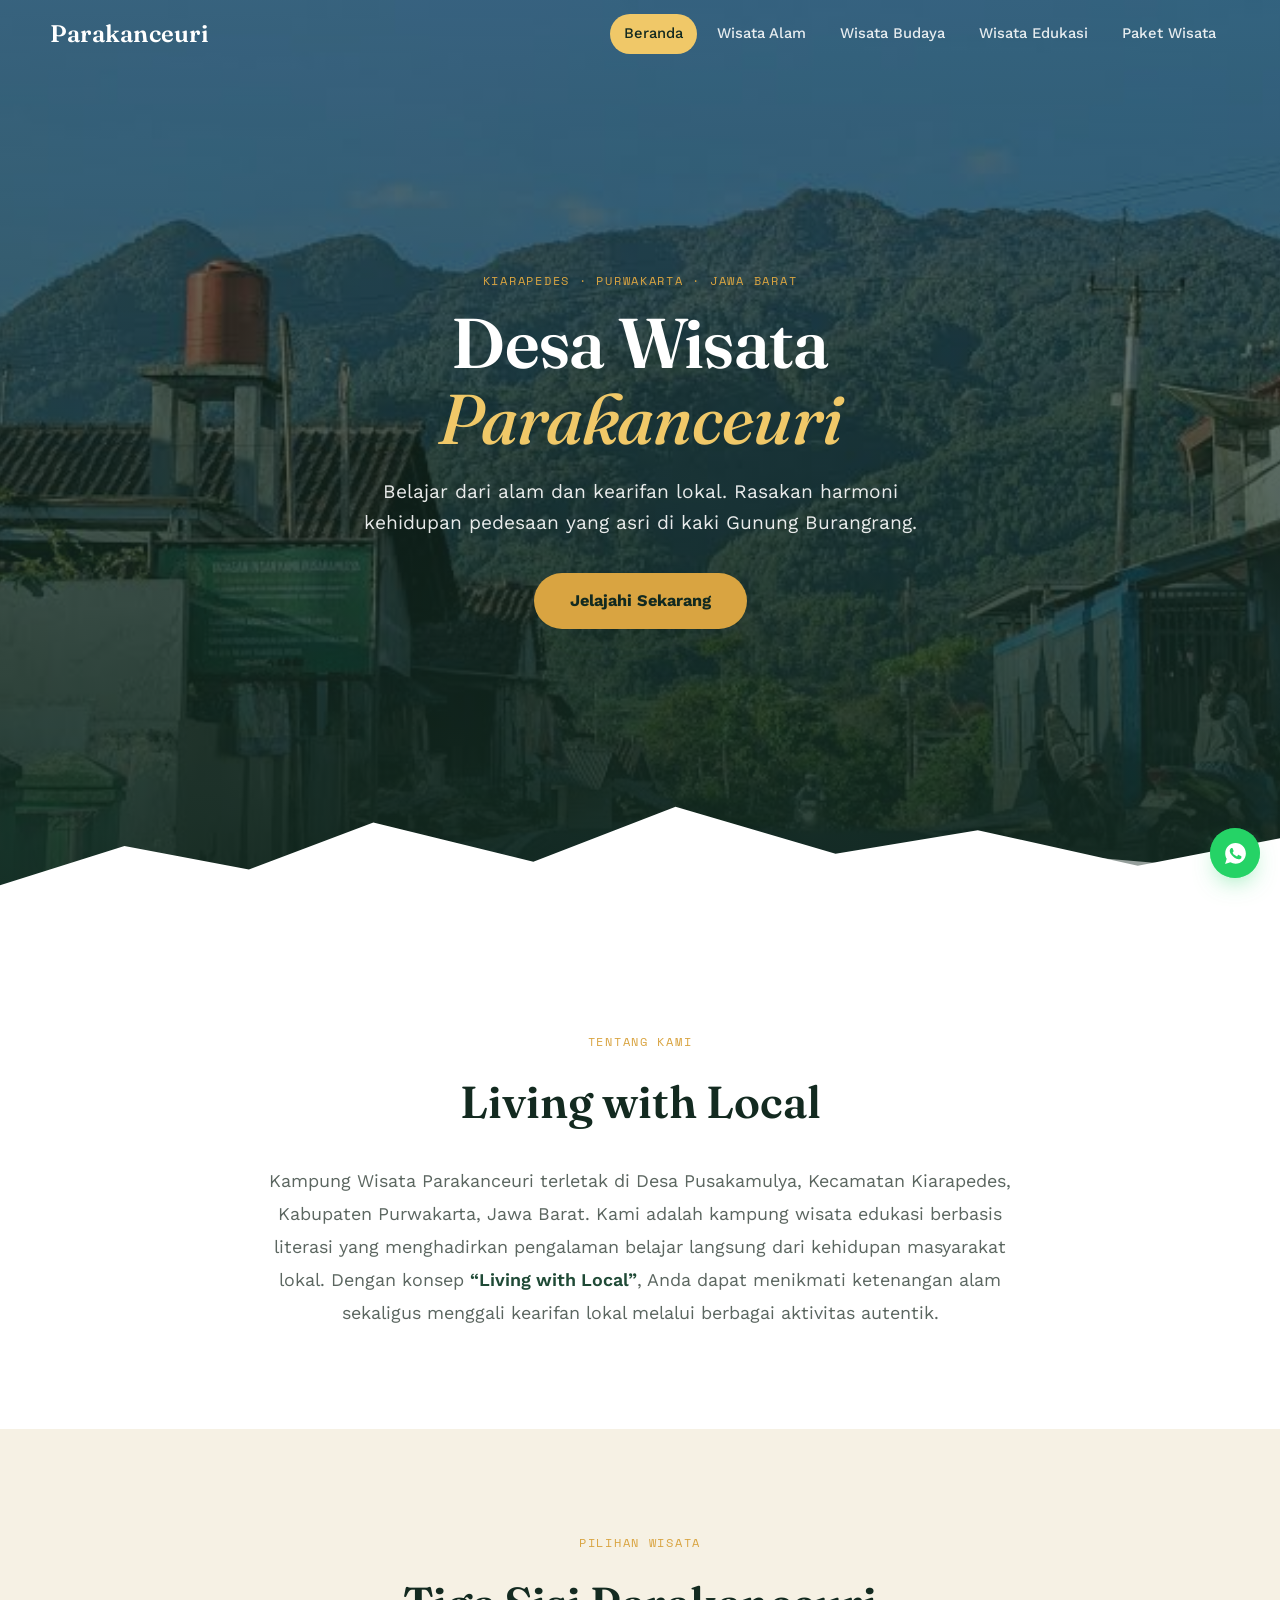
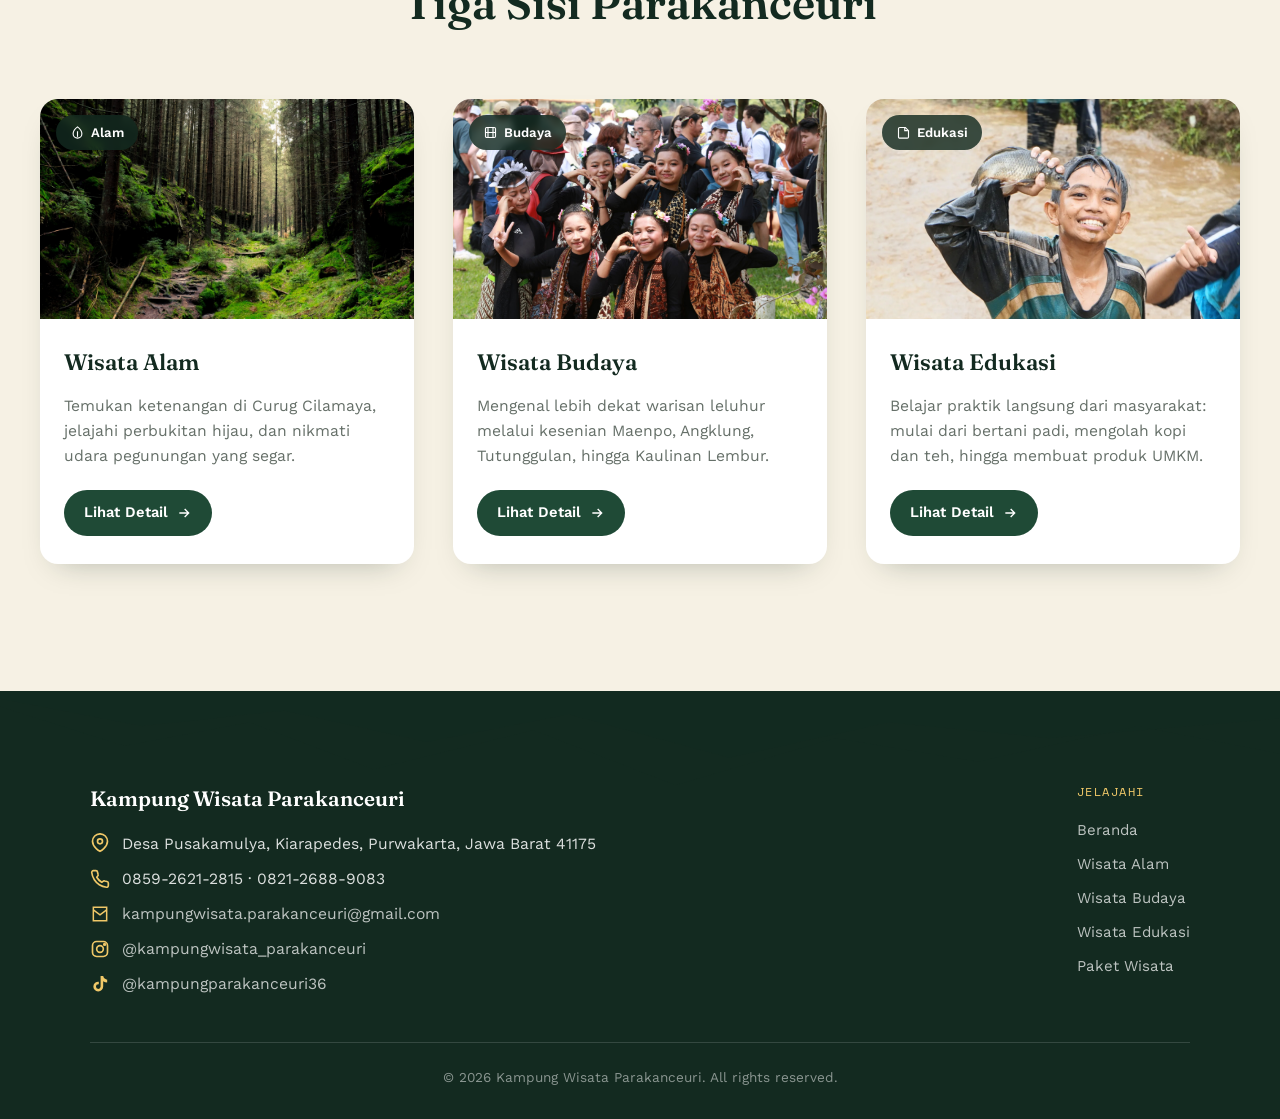
<file: index.html>
<!DOCTYPE html>
<html lang="id">
<head>
    <meta charset="UTF-8">
    <meta name="viewport" content="width=device-width, initial-scale=1.0">
    <title>Kampung Wisata Parakanceuri</title>
    <meta name="description" content="Kampung Wisata Parakanceuri — wisata edukasi berbasis literasi di kaki Gunung Burangrang, Purwakarta, Jawa Barat. Living with Local: alam, budaya, dan edukasi dalam satu kampung.">

    <link rel="icon" type="image/png" href="assets/images/logo-parakanceuri.png">  
    <link rel="preconnect" href="https://fonts.googleapis.com">
    <link rel="preconnect" href="https://fonts.gstatic.com" crossorigin>
    <link href="https://fonts.googleapis.com/css2?family=Fraunces:ital,opsz,wght@0,9..144,500;0,9..144,600;0,9..144,700;0,9..144,900;1,9..144,500;1,9..144,600&family=Work+Sans:wght@400;500;600;700&family=Space+Mono:wght@400;700&display=swap" rel="stylesheet">

    <link rel="stylesheet"
        href="https://cdnjs.cloudflare.com/ajax/libs/font-awesome/6.7.2/css/all.min.css">
    <link rel="stylesheet" href="assets/css/index.css">
    <link rel="stylesheet" href="assets/css/interactive.css">
    <script src="assets/js/interactive.js" defer></script>
</head>
<body>

    <!-- Navigasi -->
    <nav id="navbar">
        <div class="nav-inner">
            <a href="index.html" class="logo">Parakanceuri</a>

            <button class="nav-toggle" id="navToggle" aria-label="Buka menu" aria-expanded="false" aria-controls="navLinks">
                <span></span><span></span><span></span>
            </button>

            <div class="nav-links" id="navLinks">
                <a href="index.html" class="current">Beranda</a>
                <a href="alam.html">Wisata Alam</a>
                <a href="budaya.html">Wisata Budaya</a>
                <a href="edukasi.html">Wisata Edukasi</a>
                <a href="paket.html">Paket Wisata</a>
            </div>
        </div>
    </nav>

    <!-- Hero Section -->
    <section class="hero" id="beranda">
        <div class="hero-content">
            <span class="eyebrow">Kiarapedes &middot; Purwakarta &middot; Jawa Barat</span>
            <h1>Desa Wisata<br><em>Parakanceuri</em></h1>
            <p>Belajar dari alam dan kearifan lokal. Rasakan harmoni kehidupan pedesaan yang asri di kaki Gunung Burangrang.</p>
            <a href="#kategori" class="btn">Jelajahi Sekarang</a>
        </div>

        <!-- Signature: kontur punggung Gunung Burangrang -->
        <svg class="ridge ridge--hero" viewBox="0 0 1440 140" preserveAspectRatio="none" aria-hidden="true">
            <path class="ridge-line ridge-line--1" d="M0,120 L140,70 L280,100 L420,40 L600,90 L760,20 L940,80 L1100,50 L1280,95 L1440,60 L1440,140 L0,140 Z"/>
            <path class="ridge-line ridge-line--2" d="M0,130 L160,95 L320,115 L480,75 L640,110 L820,55 L1000,100 L1180,80 L1440,105 L1440,140 L0,140 Z"/>
            <path class="ridge-line ridge-line--3" d="M0,140 L200,118 L400,132 L620,105 L840,128 L1060,110 L1260,130 L1440,120 L1440,140 L0,140 Z"/>
        </svg>

        <a href="#tentang" class="scroll-cue" aria-label="Gulir ke bawah"><span></span></a>
    </section>

    <!-- Tentang Section -->
    <section class="tentang reveal" id="tentang">
        <div class="tentang-inner">
            <span class="eyebrow">Tentang Kami</span>
            <h2>Living with&nbsp;Local</h2>
            <p>
                Kampung Wisata Parakanceuri terletak di Desa Pusakamulya, Kecamatan Kiarapedes, Kabupaten Purwakarta, Jawa Barat.
                Kami adalah kampung wisata edukasi berbasis literasi yang menghadirkan pengalaman belajar langsung dari kehidupan masyarakat lokal.
                Dengan konsep <strong>&ldquo;Living with Local&rdquo;</strong>, Anda dapat menikmati ketenangan alam sekaligus menggali kearifan lokal melalui berbagai aktivitas autentik.
            </p>
        </div>
    </section>

    <!-- Kategori Wisata -->
    <section class="kategori" id="kategori">
        <div class="kategori-head reveal">
            <span class="eyebrow">Pilihan Wisata</span>
            <h2>Tiga Sisi Parakanceuri</h2>
        </div>

        <div class="kategori-container">

            <!-- Wisata Alam -->
            <article class="card reveal">
                <div class="card-media">
                    <img src="assets/images/hero alam.jpg" alt="Wisata Alam" loading="lazy">
                    <span class="card-tag">
                        <svg viewBox="0 0 24 24" fill="none" stroke="currentColor" stroke-width="1.8"><path d="M12 3c-4 3-7 7-7 11a7 7 0 0 0 14 0c0-4-3-8-7-11Z"/><path d="M12 10v9"/></svg>
                        Alam
                    </span>
                </div>
                <div class="card-content">
                    <h3>Wisata Alam</h3>
                    <p>Temukan ketenangan di Curug Cilamaya, jelajahi perbukitan hijau, dan nikmati udara pegunungan yang segar.</p>
                    <a href="alam.html" class="card-btn">Lihat Detail
                        <svg viewBox="0 0 24 24" fill="none" stroke="currentColor" stroke-width="2"><path d="M5 12h14M13 6l6 6-6 6"/></svg>
                    </a>
                </div>
            </article>

            <!-- Wisata Budaya -->
            <article class="card reveal">
                <div class="card-media">
                    <img src="assets/images/hero budaya.jpg" alt="Wisata Budaya" loading="lazy">
                    <span class="card-tag">
                        <svg viewBox="0 0 24 24" fill="none" stroke="currentColor" stroke-width="1.8"><rect x="4" y="4" width="16" height="16" rx="2"/><path d="M8 4v16M16 4v16M4 12h16"/></svg>
                        Budaya
                    </span>
                </div>
                <div class="card-content">
                    <h3>Wisata Budaya</h3>
                    <p>Mengenal lebih dekat warisan leluhur melalui kesenian Maenpo, Angklung, Tutunggulan, hingga Kaulinan Lembur.</p>
                    <a href="budaya.html" class="card-btn">Lihat Detail
                        <svg viewBox="0 0 24 24" fill="none" stroke="currentColor" stroke-width="2"><path d="M5 12h14M13 6l6 6-6 6"/></svg>
                    </a>
                </div>
            </article>

            <!-- Wisata Edukasi & Agrowisata -->
            <article class="card reveal">
                <div class="card-media">
                    <img src="assets/images/hero edukasi.png" alt="Wisata Edukasi" loading="lazy">
                    <span class="card-tag">
                        <svg viewBox="0 0 24 24" fill="none" stroke="currentColor" stroke-width="1.8"><path d="M4 19V6a2 2 0 0 1 2-2h9l5 5v10a2 2 0 0 1-2 2H6a2 2 0 0 1-2-2Z"/><path d="M14 4v5h5"/></svg>
                        Edukasi
                    </span>
                </div>
                <div class="card-content">
                    <h3>Wisata Edukasi</h3>
                    <p>Belajar praktik langsung dari masyarakat: mulai dari bertani padi, mengolah kopi dan teh, hingga membuat produk UMKM.</p>
                    <a href="edukasi.html" class="card-btn">Lihat Detail
                        <svg viewBox="0 0 24 24" fill="none" stroke="currentColor" stroke-width="2"><path d="M5 12h14M13 6l6 6-6 6"/></svg>
                    </a>
                </div>
            </article>

        </div>
    </section>

    <!-- Footer -->
    <footer>
        <svg class="ridge ridge--footer" viewBox="0 0 1440 140" preserveAspectRatio="none" aria-hidden="true">
            <path class="ridge-line ridge-line--1" d="M0,20 L140,70 L280,40 L420,100 L600,50 L760,120 L940,60 L1100,90 L1280,45 L1440,80 L1440,0 L0,0 Z"/>
            <path class="ridge-line ridge-line--2" d="M0,10 L160,45 L320,25 L480,65 L640,30 L820,85 L1000,40 L1180,60 L1440,35 L1440,0 L0,0 Z"/>
        </svg>

        <div class="footer-inner">
            <div class="footer-info">
                <h3>Kampung Wisata Parakanceuri</h3>
                <p>
                    <svg class="footer-icon" viewBox="0 0 24 24" fill="none"
                        stroke="currentColor" stroke-width="2"
                        stroke-linecap="round" stroke-linejoin="round">
                        <path d="M21 10c0 7-9 12-9 12S3 17 3 10a9 9 0 1 1 18 0z"/>
                        <circle cx="12" cy="10" r="3"/>
                    </svg>
                    Desa Pusakamulya, Kiarapedes, Purwakarta, Jawa Barat 41175</p>
                <p>
                    <svg class="footer-icon" viewBox="0 0 24 24" fill="none" stroke="currentColor" stroke-width="2" stroke-linecap="round" stroke-linejoin="round">
                        <path d="M22 16.92v3a2 2 0 0 1-2.18 2A19.8 19.8 0 0 1 11.2 18.9a19.5 19.5 0 0 1-6-6A19.8 19.8 0 0 1 2.08 4.18 2 2 0 0 1 4.06 2h3a2 2 0 0 1 2 1.72c.12.9.33 1.77.62 2.61a2 2 0 0 1-.45 2.11L8.1 9.91a16 16 0 0 0 6 6l1.47-1.13a2 2 0 0 1 2.11-.45c.84.29 1.71.5 2.61.62A2 2 0 0 1 22 16.92z"/>
                    </svg>
                    0859-2621-2815 &middot; 0821-2688-9083</p>
                <p>
                    <svg class="footer-icon" viewBox="0 0 24 24" fill="none" stroke="currentColor" stroke-width="1.8">
                        <path d="M4 4h16v16H4z"/>
                        <path d="m4 7 8 6 8-6"/>
                    </svg>
                    <a href="mailto:kampungwisata.parakanceuri@gmail.com">
                        kampungwisata.parakanceuri@gmail.com
                    </a>
                </p>

                <p>
                    <svg class="footer-icon" viewBox="0 0 24 24" fill="none" stroke="currentColor" stroke-width="2" stroke-linecap="round" stroke-linejoin="round">
                        <rect x="3" y="3" width="18" height="18" rx="5"/>
                        <circle cx="12" cy="12" r="4"/>
                        <circle cx="17.5" cy="6.5" r="1"/>
                    </svg>

                    <a href="https://www.instagram.com/kampungwisata_parakanceuri" target="_blank">
                        @kampungwisata_parakanceuri
                    </a>
                </p>

                <p>
                    <svg class="footer-icon" viewBox="0 0 24 24" fill="currentColor">
                        <path d="M19.59 6.69a4.83 4.83 0 0 1-3.77-4.18h-3.1v12.57a2.79 2.79 0 1 1-2.79-2.79c.22 0 .43.03.63.07V9.2a5.9 5.9 0 1 0 5.26 5.88V8.73a7.9 7.9 0 0 0 4.77 1.6V6.69z"/>
                    </svg>

                    <a href="https://www.tiktok.com/@kampungparakanceuri36" target="_blank">
                        @kampungparakanceuri36
                    </a>
                </p>
            </div>

            <div class="footer-nav">
                <span class="footer-nav-title">Jelajahi</span>
                <a href="index.html">Beranda</a>
                <a href="alam.html">Wisata Alam</a>
                <a href="budaya.html">Wisata Budaya</a>
                <a href="edukasi.html">Wisata Edukasi</a>
                <a href="paket.html">Paket Wisata</a>
            </div>
        </div>

        <p class="footer-copy">&copy; 2026 Kampung Wisata Parakanceuri. All rights reserved.</p>
    </footer>

</body>
</html>
</file>
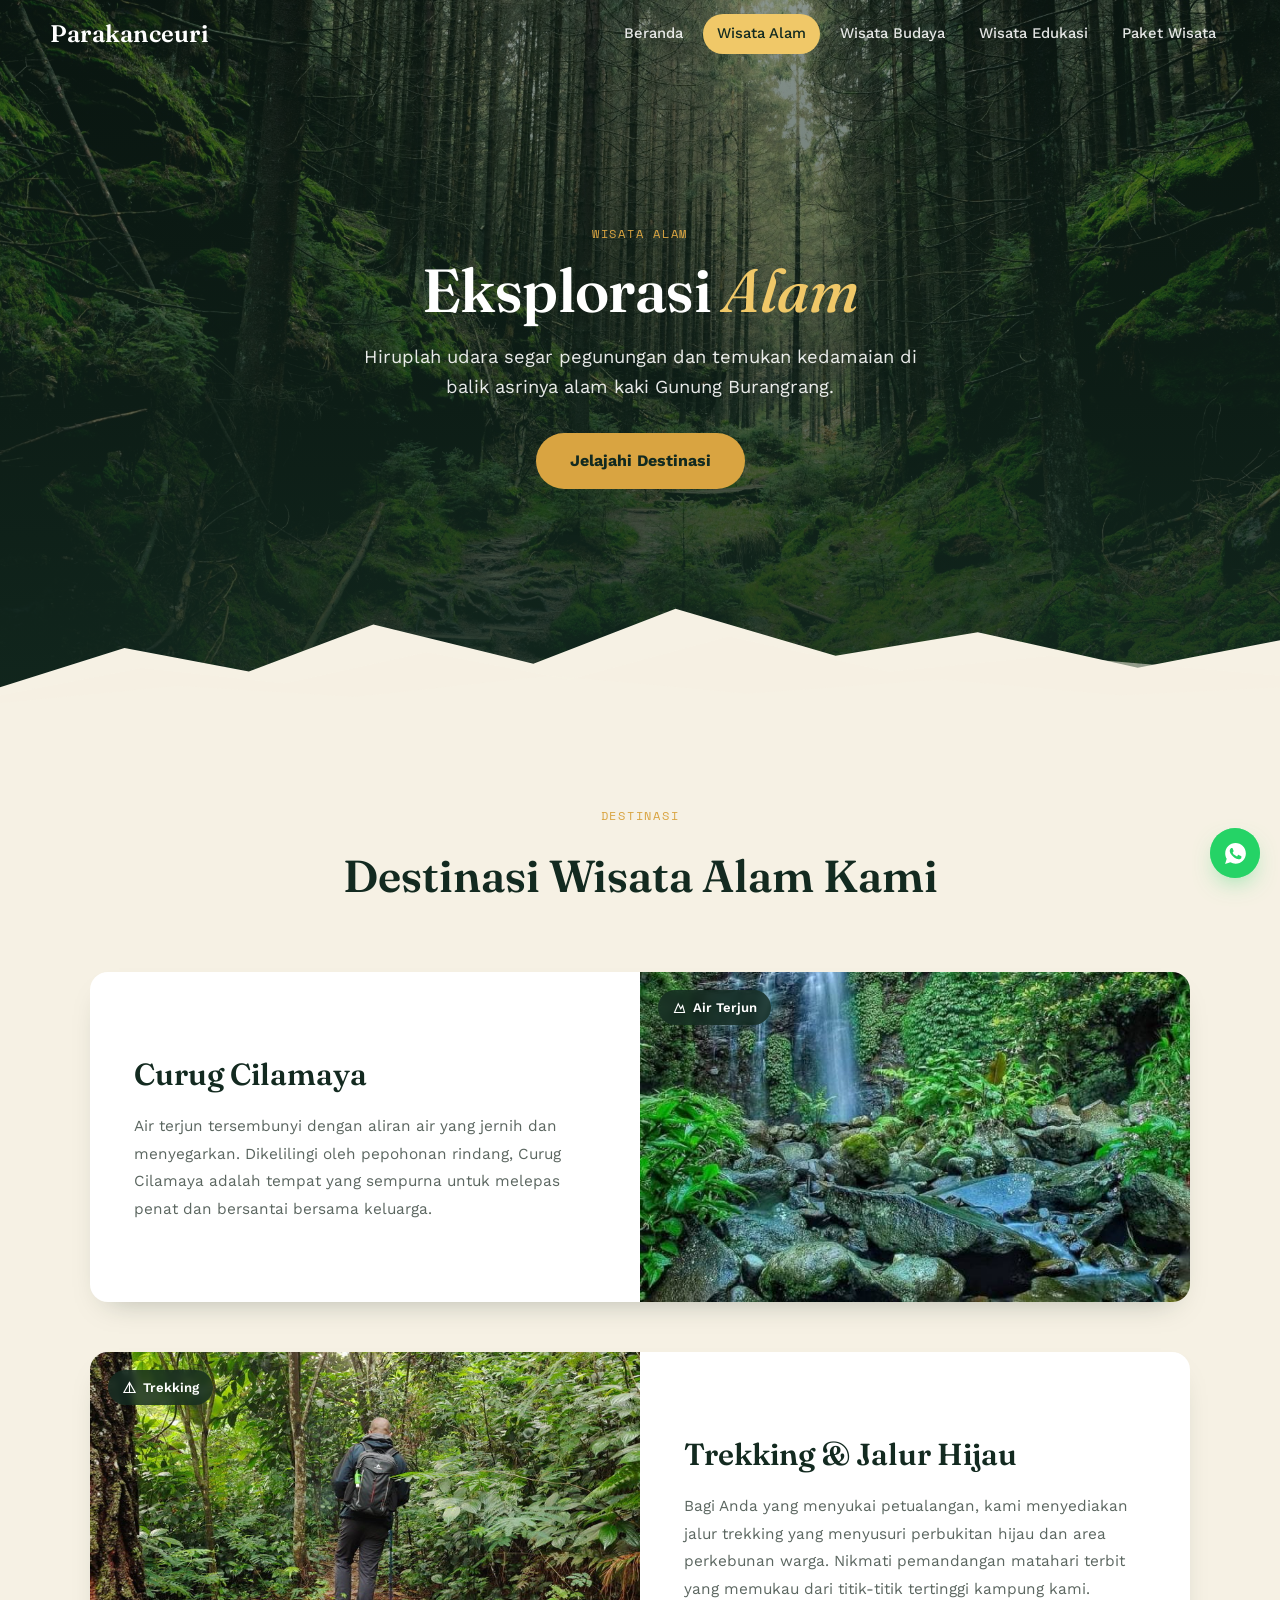
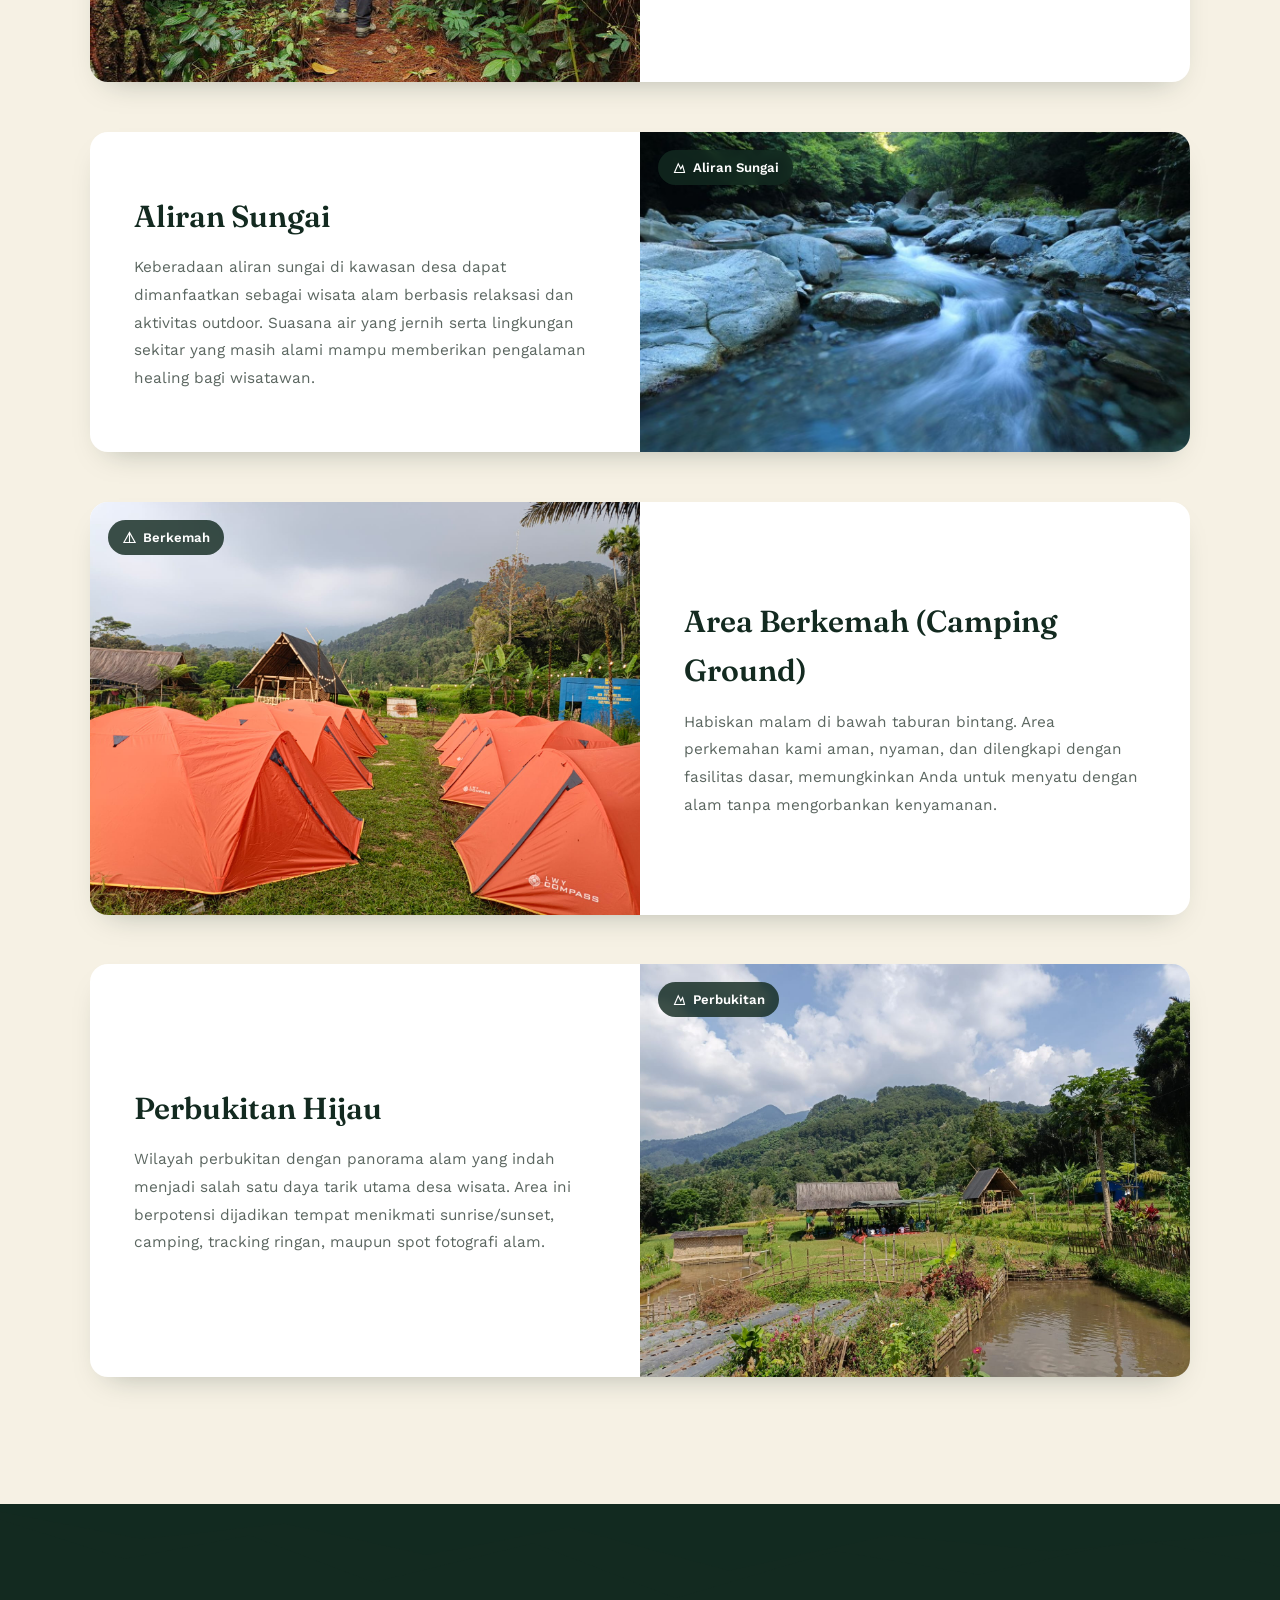
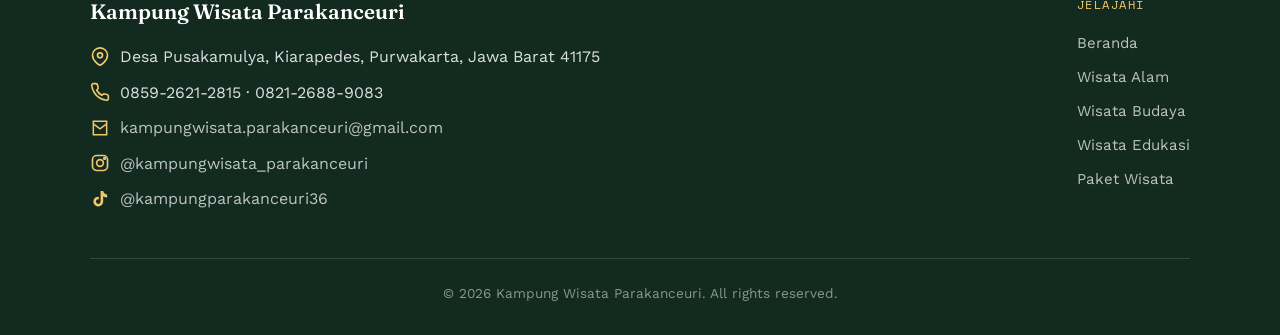
<file: alam.html>
<!DOCTYPE html>
<html lang="id">
<head>
    <meta charset="UTF-8">
    <meta name="viewport" content="width=device-width, initial-scale=1.0">
    <title>Wisata Alam - Parakanceuri</title>
    <meta name="description" content="Jelajahi wisata alam Kampung Wisata Parakanceuri: Curug Cilamaya, jalur trekking perbukitan, dan area berkemah di kaki Gunung Burangrang.">

    <link rel="icon" type="image/png" href="assets/images/logo-parakanceuri.png">
    <link rel="preconnect" href="https://fonts.googleapis.com">
    <link rel="preconnect" href="https://fonts.gstatic.com" crossorigin>
    <link href="https://fonts.googleapis.com/css2?family=Fraunces:ital,opsz,wght@0,9..144,500;0,9..144,600;0,9..144,700;0,9..144,900;1,9..144,500;1,9..144,600&family=Work+Sans:wght@400;500;600;700&family=Space+Mono:wght@400;700&display=swap" rel="stylesheet">

    <link rel="stylesheet" href="assets/css/alam.css">
    <link rel="stylesheet" href="assets/css/interactive.css">
    <script src="assets/js/interactive.js" defer></script>
</head>
<body>

    <!-- Navigasi -->
    <nav id="navbar">
        <div class="nav-inner">
            <a href="index.html" class="logo">Parakanceuri</a>

            <button class="nav-toggle" id="navToggle" aria-label="Buka menu" aria-expanded="false" aria-controls="navLinks">
                <span></span><span></span><span></span>
            </button>

            <div class="nav-links" id="navLinks">
                <a href="index.html">Beranda</a>
                <a href="alam.html" class="current">Wisata Alam</a>
                <a href="budaya.html">Wisata Budaya</a>
                <a href="edukasi.html">Wisata Edukasi</a>
                <a href="paket.html">Paket Wisata</a>
            </div>
        </div>
    </nav>

    <!-- Hero Section -->
    <section class="hero-alam">
        <div class="hero-content">
            <span class="eyebrow">Wisata Alam</span>
            <h1>Eksplorasi <em>Alam</em></h1>
            <p>Hiruplah udara segar pegunungan dan temukan kedamaian di balik asrinya alam kaki Gunung Burangrang.</p>
            <a href="#destinasi" class="btn">Jelajahi Destinasi</a>
        </div>

        <!-- Signature: kontur punggung Gunung Burangrang -->
        <svg class="ridge ridge--hero" viewBox="0 0 1440 140" preserveAspectRatio="none" aria-hidden="true">
            <path class="ridge-line ridge-line--1" d="M0,120 L140,70 L280,100 L420,40 L600,90 L760,20 L940,80 L1100,50 L1280,95 L1440,60 L1440,140 L0,140 Z"/>
            <path class="ridge-line ridge-line--2" d="M0,130 L160,95 L320,115 L480,75 L640,110 L820,55 L1000,100 L1180,80 L1440,105 L1440,140 L0,140 Z"/>
            <path class="ridge-line ridge-line--3" d="M0,140 L200,118 L400,132 L620,105 L840,128 L1060,110 L1260,130 L1440,120 L1440,140 L0,140 Z"/>
        </svg>
    </section>

    <!-- Destinasi Section -->
    <section class="destinasi" id="destinasi">
        <div class="destinasi-head reveal">
            <span class="eyebrow">Destinasi</span>
            <h2>Destinasi Wisata Alam Kami</h2>
        </div>

        <div class="destinasi-grid">

            <!-- Destinasi 1 -->
            <div class="destinasi-item reverse reveal">
                <div class="destinasi-media">
                    <img src="assets/images/curug cilamaya.jpg" alt="Curug Cilamaya" loading="lazy">
                    <span class="destinasi-tag">
                        <svg viewBox="0 0 24 24" fill="none" stroke="currentColor" stroke-width="1.8"><path d="M4 20l6-14 4 8 3-5 3 11H4Z"/></svg>
                        Air Terjun
                    </span>
                </div>
                <div class="item-info">
                    <h3>Curug Cilamaya</h3>
                    <p>Air terjun tersembunyi dengan aliran air yang jernih dan menyegarkan. Dikelilingi oleh pepohonan rindang, Curug Cilamaya adalah tempat yang sempurna untuk melepas penat dan bersantai bersama keluarga.</p>
                </div>
            </div>

            <!-- Destinasi 2 -->
            <div class="destinasi-item reveal">
                <div class="destinasi-media">
                    <img src="assets/images/trekking.jpg" alt="Trekking Perbukitan" loading="lazy">
                    <span class="destinasi-tag">
                        <svg viewBox="0 0 24 24" fill="none" stroke="currentColor" stroke-width="1.8"><path d="M3 20 12 4l9 16H3Z"/><path d="M12 4v16"/></svg>
                        Trekking
                    </span>
                </div>
                <div class="item-info">
                    <h3>Trekking &amp; Jalur Hijau</h3>
                    <p>Bagi Anda yang menyukai petualangan, kami menyediakan jalur trekking yang menyusuri perbukitan hijau dan area perkebunan warga. Nikmati pemandangan matahari terbit yang memukau dari titik-titik tertinggi kampung kami.</p>
                </div>
            </div>

            <!-- Destinasi 3 -->
            <div class="destinasi-item reverse reveal">
                <div class="destinasi-media">
                    <img src="assets/images/aliran sungai.jpeg" alt="Aliran Sungai" loading="lazy">
                    <span class="destinasi-tag">
                        <svg viewBox="0 0 24 24" fill="none" stroke="currentColor" stroke-width="1.8"><path d="M4 20l6-14 4 8 3-5 3 11H4Z"/></svg>
                        Aliran Sungai
                    </span>
                </div>
                <div class="item-info">
                    <h3>Aliran Sungai</h3>
                    <p>Keberadaan aliran sungai di kawasan
                        desa dapat dimanfaatkan sebagai
                        wisata alam berbasis relaksasi dan
                        aktivitas outdoor. Suasana air yang
                        jernih serta lingkungan sekitar yang
                        masih alami mampu memberikan
                        pengalaman healing bagi wisatawan.</p>
                </div>
            </div>

            <!-- Destinasi 4 -->
            <div class="destinasi-item reveal">
                <div class="destinasi-media">
                    <img src="assets/images/camping.jfif" alt="Area Berkemah" loading="lazy">
                    <span class="destinasi-tag">
                        <svg viewBox="0 0 24 24" fill="none" stroke="currentColor" stroke-width="1.8"><path d="M3 20 12 4l9 16H3Z"/><path d="M12 4v16"/></svg>
                        Berkemah
                    </span>
                </div>
                <div class="item-info">
                    <h3>Area Berkemah (Camping Ground)</h3>
                    <p>Habiskan malam di bawah taburan bintang. Area perkemahan kami aman, nyaman, dan dilengkapi dengan fasilitas dasar, memungkinkan Anda untuk menyatu dengan alam tanpa mengorbankan kenyamanan.</p>
                </div>
            </div>

            <!-- Destinasi 5 -->
            <div class="destinasi-item reverse reveal">
                <div class="destinasi-media">
                    <img src="assets/images/perbukitan.jpeg" alt="Perbukitan" loading="lazy">
                    <span class="destinasi-tag">
                        <svg viewBox="0 0 24 24" fill="none" stroke="currentColor" stroke-width="1.8"><path d="M4 20l6-14 4 8 3-5 3 11H4Z"/></svg>
                        Perbukitan
                    </span>
                </div>
                <div class="item-info">
                    <h3>Perbukitan Hijau</h3>
                    <p>Wilayah perbukitan dengan panorama alam yang indah menjadi salah satu daya tarik utama desa wisata. Area ini berpotensi dijadikan tempat menikmati sunrise/sunset, camping, tracking ringan, maupun spot fotografi alam.</p>
                </div>
            </div>
        </div>
    </section>

    <!-- Footer -->
    <footer>
        <svg class="ridge ridge--footer" viewBox="0 0 1440 140" preserveAspectRatio="none" aria-hidden="true">
            <path class="ridge-line ridge-line--1" d="M0,20 L140,70 L280,40 L420,100 L600,50 L760,120 L940,60 L1100,90 L1280,45 L1440,80 L1440,0 L0,0 Z"/>
            <path class="ridge-line ridge-line--2" d="M0,10 L160,45 L320,25 L480,65 L640,30 L820,85 L1000,40 L1180,60 L1440,35 L1440,0 L0,0 Z"/>
        </svg>

        <div class="footer-inner">
            <div class="footer-info">
                <h3>Kampung Wisata Parakanceuri</h3>
                <p>
                    <svg class="footer-icon" viewBox="0 0 24 24" fill="none"
                        stroke="currentColor" stroke-width="2"
                        stroke-linecap="round" stroke-linejoin="round">
                        <path d="M21 10c0 7-9 12-9 12S3 17 3 10a9 9 0 1 1 18 0z"/>
                        <circle cx="12" cy="10" r="3"/>
                    </svg>
                    Desa Pusakamulya, Kiarapedes, Purwakarta, Jawa Barat 41175</p>
                <p>
                    <svg class="footer-icon" viewBox="0 0 24 24" fill="none" stroke="currentColor" stroke-width="2" stroke-linecap="round" stroke-linejoin="round">
                        <path d="M22 16.92v3a2 2 0 0 1-2.18 2A19.8 19.8 0 0 1 11.2 18.9a19.5 19.5 0 0 1-6-6A19.8 19.8 0 0 1 2.08 4.18 2 2 0 0 1 4.06 2h3a2 2 0 0 1 2 1.72c.12.9.33 1.77.62 2.61a2 2 0 0 1-.45 2.11L8.1 9.91a16 16 0 0 0 6 6l1.47-1.13a2 2 0 0 1 2.11-.45c.84.29 1.71.5 2.61.62A2 2 0 0 1 22 16.92z"/>
                    </svg>
                    0859-2621-2815 &middot; 0821-2688-9083</p>
                <p>
                    <svg class="footer-icon" viewBox="0 0 24 24" fill="none" stroke="currentColor" stroke-width="1.8">
                        <path d="M4 4h16v16H4z"/>
                        <path d="m4 7 8 6 8-6"/>
                    </svg>
                    <a href="mailto:kampungwisata.parakanceuri@gmail.com">
                        kampungwisata.parakanceuri@gmail.com
                    </a>
                </p>

                <p>
                    <svg class="footer-icon" viewBox="0 0 24 24" fill="none" stroke="currentColor" stroke-width="2" stroke-linecap="round" stroke-linejoin="round">
                        <rect x="3" y="3" width="18" height="18" rx="5"/>
                        <circle cx="12" cy="12" r="4"/>
                        <circle cx="17.5" cy="6.5" r="1"/>
                    </svg>

                    <a href="https://www.instagram.com/kampungwisata_parakanceuri" target="_blank">
                        @kampungwisata_parakanceuri
                    </a>
                </p>

                <p>
                    <svg class="footer-icon" viewBox="0 0 24 24" fill="currentColor">
                        <path d="M19.59 6.69a4.83 4.83 0 0 1-3.77-4.18h-3.1v12.57a2.79 2.79 0 1 1-2.79-2.79c.22 0 .43.03.63.07V9.2a5.9 5.9 0 1 0 5.26 5.88V8.73a7.9 7.9 0 0 0 4.77 1.6V6.69z"/>
                    </svg>

                    <a href="https://www.tiktok.com/@kampungparakanceuri36" target="_blank">
                        @kampungparakanceuri36
                    </a>
                </p>
            </div>

            <div class="footer-nav">
                <span class="footer-nav-title">Jelajahi</span>
                <a href="index.html">Beranda</a>
                <a href="alam.html">Wisata Alam</a>
                <a href="budaya.html">Wisata Budaya</a>
                <a href="edukasi.html">Wisata Edukasi</a>
                <a href="paket.html">Paket Wisata</a>
            </div>
        </div>

        <p class="footer-copy">&copy; 2026 Kampung Wisata Parakanceuri. All rights reserved.</p>
    </footer>

</body>
</html>
</file>
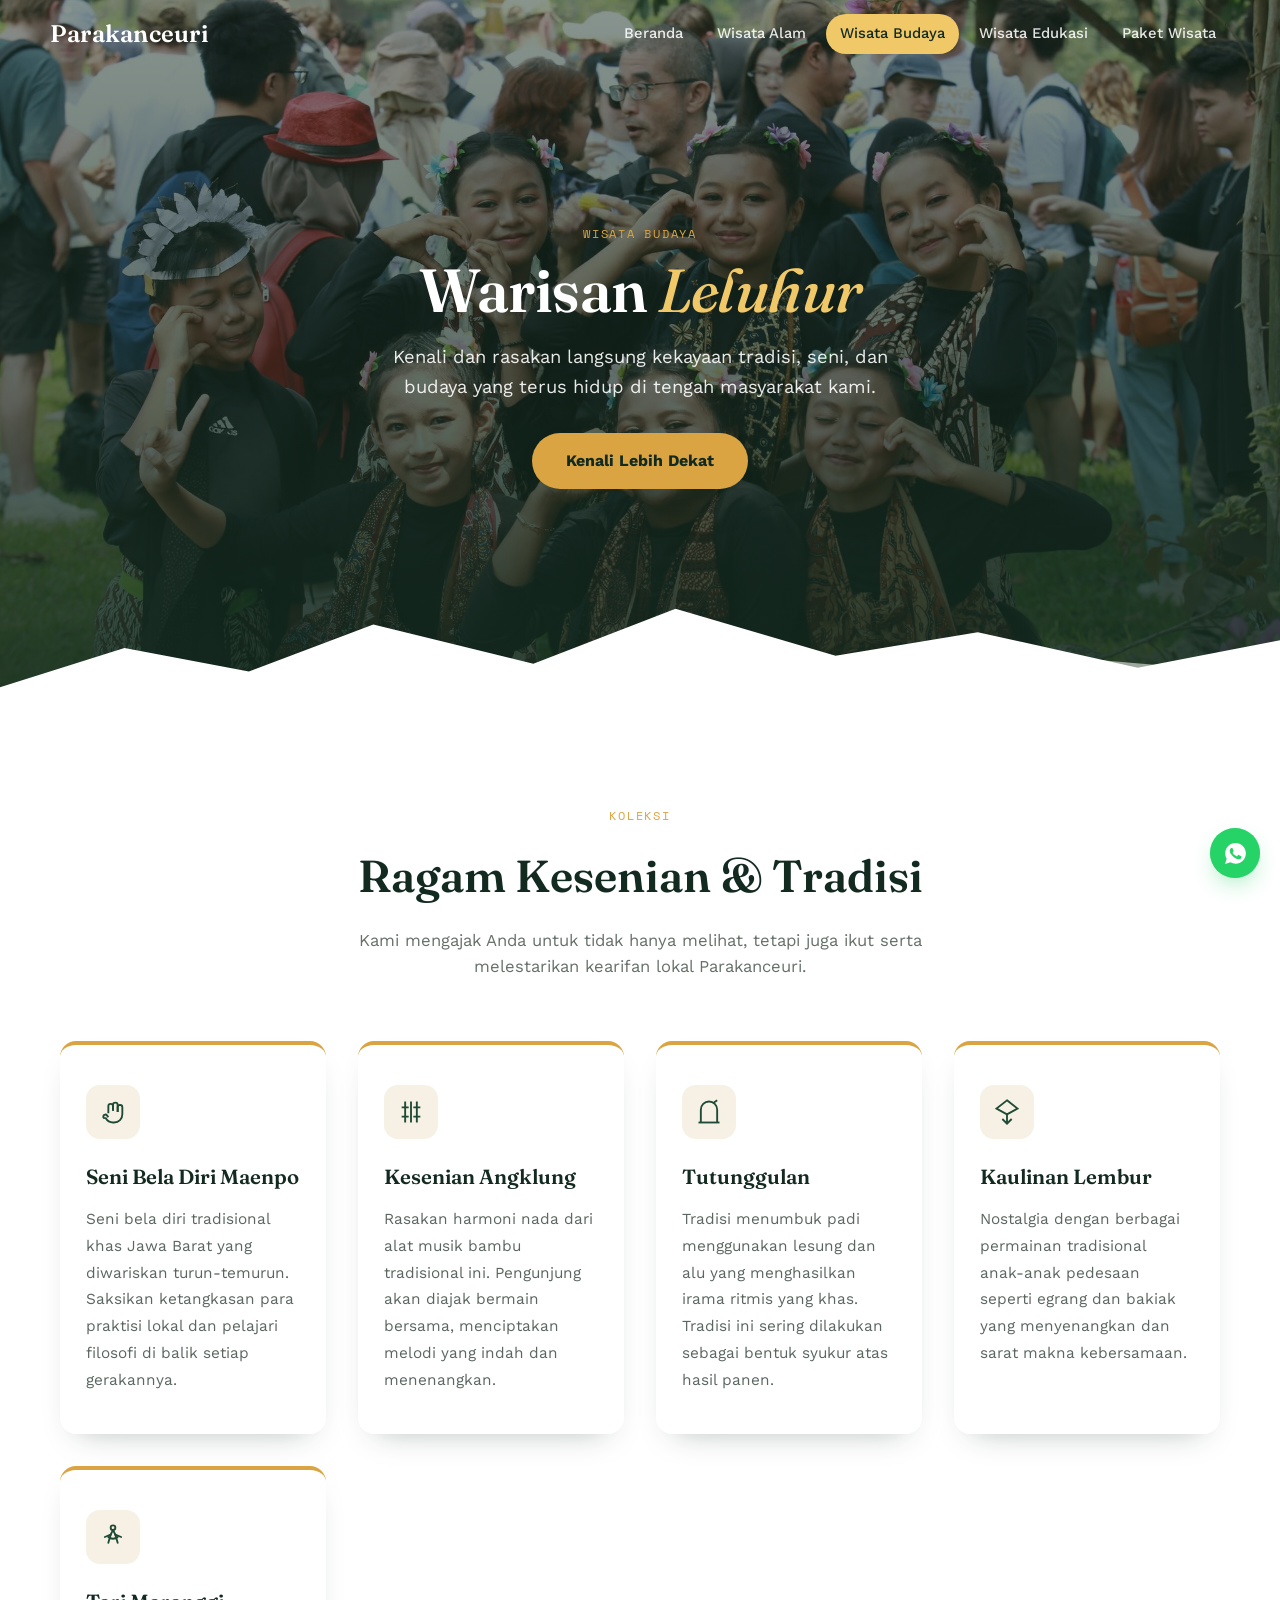
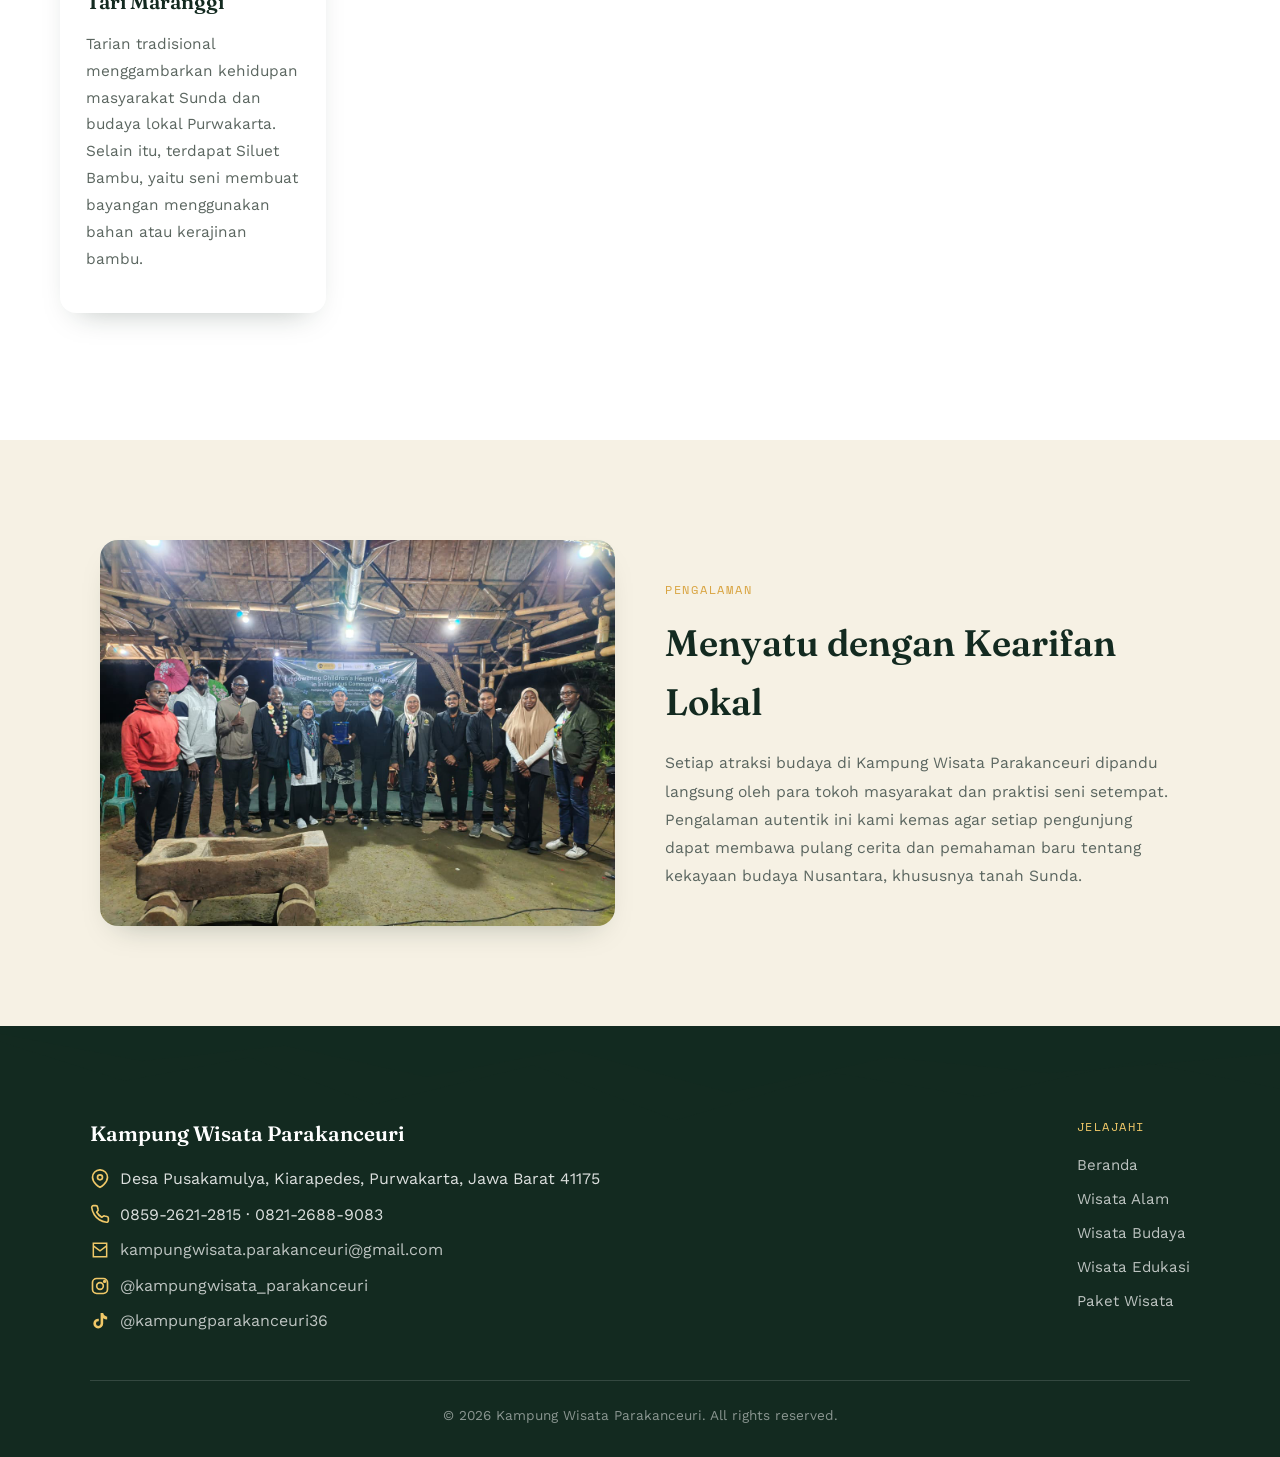
<file: budaya.html>
<!DOCTYPE html>
    <html lang="id">
    <head>
        <meta charset="UTF-8">
        <meta name="viewport" content="width=device-width, initial-scale=1.0">
        <title>Wisata Budaya - Parakanceuri</title>
        <meta name="description" content="Kenali seni bela diri Maenpo, kesenian Angklung, tradisi Tutunggulan, dan Kaulinan Lembur di Kampung Wisata Parakanceuri.">

    <link rel="icon" type="image/png" href="assets/images/logo-parakanceuri.png">
    <link rel="preconnect" href="https://fonts.googleapis.com">
    <link rel="preconnect" href="https://fonts.gstatic.com" crossorigin>
    <link href="https://fonts.googleapis.com/css2?family=Fraunces:ital,opsz,wght@0,9..144,500;0,9..144,600;0,9..144,700;0,9..144,900;1,9..144,500;1,9..144,600&family=Work+Sans:wght@400;500;600;700&family=Space+Mono:wght@400;700&display=swap" rel="stylesheet">

        <link rel="stylesheet" href="assets/css/budaya.css">
        <link rel="stylesheet" href="assets/css/interactive.css">
        <script src="assets/js/interactive.js" defer></script>
    </head>
    <body>

        <!-- Navigasi -->
        <nav id="navbar">
            <div class="nav-inner">
                <a href="index.html" class="logo">Parakanceuri</a>

                <button class="nav-toggle" id="navToggle" aria-label="Buka menu" aria-expanded="false" aria-controls="navLinks">
                    <span></span><span></span><span></span>
                </button>

                <div class="nav-links" id="navLinks">
                    <a href="index.html">Beranda</a>
                    <a href="alam.html">Wisata Alam</a>
                    <a href="budaya.html" class="current">Wisata Budaya</a>
                    <a href="edukasi.html">Wisata Edukasi</a>
                    <a href="paket.html">Paket Wisata</a>
                </div>
            </div>
        </nav>

        <!-- Hero Section -->
        <section class="hero-budaya">
            <div class="hero-content">
                <span class="eyebrow">Wisata Budaya</span>
                <h1>Warisan <em>Leluhur</em></h1>
                <p>Kenali dan rasakan langsung kekayaan tradisi, seni, dan budaya yang terus hidup di tengah masyarakat kami.</p>
                <a href="#koleksi-budaya" class="btn">Kenali Lebih Dekat</a>
            </div>

            <!-- Signature: kontur punggung Gunung Burangrang -->
            <svg class="ridge ridge--hero" viewBox="0 0 1440 140" preserveAspectRatio="none" aria-hidden="true">
                <path class="ridge-line ridge-line--1" d="M0,120 L140,70 L280,100 L420,40 L600,90 L760,20 L940,80 L1100,50 L1280,95 L1440,60 L1440,140 L0,140 Z"/>
                <path class="ridge-line ridge-line--2" d="M0,130 L160,95 L320,115 L480,75 L640,110 L820,55 L1000,100 L1180,80 L1440,105 L1440,140 L0,140 Z"/>
                <path class="ridge-line ridge-line--3" d="M0,140 L200,118 L400,132 L620,105 L840,128 L1060,110 L1260,130 L1440,120 L1440,140 L0,140 Z"/>
            </svg>
        </section>

        <!-- Koleksi Budaya Section -->
        <section class="koleksi-budaya" id="koleksi-budaya">
            <div class="koleksi-head reveal">
                <span class="eyebrow">Koleksi</span>
                <h2>Ragam Kesenian &amp; Tradisi</h2>
                <p class="subtitle">Kami mengajak Anda untuk tidak hanya melihat, tetapi juga ikut serta melestarikan kearifan lokal Parakanceuri.</p>
            </div>

            <div class="budaya-grid">
                <!-- Item Budaya 1 -->
                <div class="budaya-card reveal">
                    <div class="card-icon">
                        <svg viewBox="0 0 24 24" fill="none" stroke="currentColor" stroke-width="1.6"><path d="M8 13V7a2 2 0 0 1 4 0v4"/><path d="M12 11V6a2 2 0 0 1 4 0v6"/><path d="M16 12V8a2 2 0 0 1 4 0v6c0 4-3 7-7 7h-1c-3 0-5-1.5-6.3-3.8L4 17c-.6-1-.3-2 .6-2.5.8-.5 1.8-.2 2.4.6l1 1.4"/></svg>
                    </div>
                    <h3>Seni Bela Diri Maenpo</h3>
                    <p>Seni bela diri tradisional khas Jawa Barat yang diwariskan turun-temurun. Saksikan ketangkasan para praktisi lokal dan pelajari filosofi di balik setiap gerakannya.</p>
                </div>

                <!-- Item Budaya 2 -->
                <div class="budaya-card reveal">
                    <div class="card-icon">
                        <svg viewBox="0 0 24 24" fill="none" stroke="currentColor" stroke-width="1.6"><path d="M7 3v18M12 3v18M17 3v18"/><path d="M4 8h6M14 8h6M4 16h6M14 16h6"/></svg>
                    </div>
                    <h3>Kesenian Angklung</h3>
                    <p>Rasakan harmoni nada dari alat musik bambu tradisional ini. Pengunjung akan diajak bermain bersama, menciptakan melodi yang indah dan menenangkan.</p>
                </div>

                <!-- Item Budaya 3 -->
                <div class="budaya-card reveal">
                    <div class="card-icon">
                        <svg viewBox="0 0 24 24" fill="none" stroke="currentColor" stroke-width="1.6"><path d="M5 21V10a7 7 0 0 1 14 0v11"/><path d="M3 21h18"/><path d="M16 4l3-2"/></svg>
                    </div>
                    <h3>Tutunggulan</h3>
                    <p>Tradisi menumbuk padi menggunakan lesung dan alu yang menghasilkan irama ritmis yang khas. Tradisi ini sering dilakukan sebagai bentuk syukur atas hasil panen.</p>
                </div>

                <!-- Item Budaya 4 -->
                <div class="budaya-card reveal">
                    <div class="card-icon">
                        <svg viewBox="0 0 24 24" fill="none" stroke="currentColor" stroke-width="1.6"><path d="M12 2 21 9l-9 5-9-5 9-7Z"/><path d="M12 14v8M8 18l4 4 4-4"/></svg>
                    </div>
                    <h3>Kaulinan Lembur</h3>
                    <p>Nostalgia dengan berbagai permainan tradisional anak-anak pedesaan seperti egrang dan bakiak yang menyenangkan dan sarat makna kebersamaan.</p>
                </div>

                <!-- Item Budaya 5 -->
                <div class="budaya-card reveal">
                    <div class="card-icon">
                    <svg viewBox="0 0 24 24" fill="none" stroke="currentColor" stroke-width="1.6" stroke-linecap="round" stroke-linejoin="round">
                    <circle cx="12" cy="4" r="2"/>
                    <path d="M12 6l2 4"/>
                    <path d="M12 6l-2 4"/>
                    <path d="M10 10l-5 2"/>
                    <path d="M14 10l5 2"/>
                    <path d="M10 10l-2 7"/>
                    <path d="M14 10l2 7"/>
                    <path d="M8 12c2 2 6 2 8 0"/>
                    </svg>
                    </div>
                    <h3>Tari Maranggi</h3>
                    <p>Tarian tradisional menggambarkan
                    kehidupan masyarakat Sunda dan
                    budaya lokal Purwakarta. Selain itu,
                    terdapat Siluet Bambu, yaitu seni
                    membuat bayangan
                    menggunakan bahan atau
                    kerajinan bambu.</p>
                </div>
            </div>
        </section>

        <!-- Galeri/Visual Section -->
        <section class="galeri-budaya">
            <div class="galeri-content reveal">
                <div class="galeri-media">
                    <img src="assets/images/kearifan lokal.jpeg" alt="Kegiatan Budaya Parakanceuri" loading="lazy">
                </div>
                <div class="galeri-text">
                    <span class="eyebrow">Pengalaman</span>
                    <h2>Menyatu dengan Kearifan Lokal</h2>
                    <p>Setiap atraksi budaya di Kampung Wisata Parakanceuri dipandu langsung oleh para tokoh masyarakat dan praktisi seni setempat. Pengalaman autentik ini kami kemas agar setiap pengunjung dapat membawa pulang cerita dan pemahaman baru tentang kekayaan budaya Nusantara, khususnya tanah Sunda.</p>
                </div>
            </div>
        </section>

        <!-- Footer -->
        <footer>
            <svg class="ridge ridge--footer" viewBox="0 0 1440 140" preserveAspectRatio="none" aria-hidden="true">
                <path class="ridge-line ridge-line--1" d="M0,20 L140,70 L280,40 L420,100 L600,50 L760,120 L940,60 L1100,90 L1280,45 L1440,80 L1440,0 L0,0 Z"/>
                <path class="ridge-line ridge-line--2" d="M0,10 L160,45 L320,25 L480,65 L640,30 L820,85 L1000,40 L1180,60 L1440,35 L1440,0 L0,0 Z"/>
            </svg>

            <div class="footer-inner">
                <div class="footer-info">
                    <h3>Kampung Wisata Parakanceuri</h3>
                    <p>
                        <svg class="footer-icon" viewBox="0 0 24 24" fill="none"
                            stroke="currentColor" stroke-width="2"
                            stroke-linecap="round" stroke-linejoin="round">
                            <path d="M21 10c0 7-9 12-9 12S3 17 3 10a9 9 0 1 1 18 0z"/>
                            <circle cx="12" cy="10" r="3"/>
                        </svg>
                        Desa Pusakamulya, Kiarapedes, Purwakarta, Jawa Barat 41175</p>
                    <p>
                        <svg class="footer-icon" viewBox="0 0 24 24" fill="none" stroke="currentColor" stroke-width="2" stroke-linecap="round" stroke-linejoin="round">
                            <path d="M22 16.92v3a2 2 0 0 1-2.18 2A19.8 19.8 0 0 1 11.2 18.9a19.5 19.5 0 0 1-6-6A19.8 19.8 0 0 1 2.08 4.18 2 2 0 0 1 4.06 2h3a2 2 0 0 1 2 1.72c.12.9.33 1.77.62 2.61a2 2 0 0 1-.45 2.11L8.1 9.91a16 16 0 0 0 6 6l1.47-1.13a2 2 0 0 1 2.11-.45c.84.29 1.71.5 2.61.62A2 2 0 0 1 22 16.92z"/>
                        </svg>
                        0859-2621-2815 &middot; 0821-2688-9083</p>
                    <p>
                        <svg class="footer-icon" viewBox="0 0 24 24" fill="none" stroke="currentColor" stroke-width="1.8">
                            <path d="M4 4h16v16H4z"/>
                            <path d="m4 7 8 6 8-6"/>
                        </svg>
                        <a href="mailto:kampungwisata.parakanceuri@gmail.com">
                            kampungwisata.parakanceuri@gmail.com
                        </a>
                    </p>

                    <p>
                        <svg class="footer-icon" viewBox="0 0 24 24" fill="none" stroke="currentColor" stroke-width="2" stroke-linecap="round" stroke-linejoin="round">
                            <rect x="3" y="3" width="18" height="18" rx="5"/>
                            <circle cx="12" cy="12" r="4"/>
                            <circle cx="17.5" cy="6.5" r="1"/>
                        </svg>

                        <a href="https://www.instagram.com/kampungwisata_parakanceuri" target="_blank">
                            @kampungwisata_parakanceuri
                        </a>
                    </p>

                    <p>
                        <svg class="footer-icon" viewBox="0 0 24 24" fill="currentColor">
                            <path d="M19.59 6.69a4.83 4.83 0 0 1-3.77-4.18h-3.1v12.57a2.79 2.79 0 1 1-2.79-2.79c.22 0 .43.03.63.07V9.2a5.9 5.9 0 1 0 5.26 5.88V8.73a7.9 7.9 0 0 0 4.77 1.6V6.69z"/>
                        </svg>

                        <a href="https://www.tiktok.com/@kampungparakanceuri36" target="_blank">
                            @kampungparakanceuri36
                        </a>
                    </p>
                </div>

                <div class="footer-nav">
                    <span class="footer-nav-title">Jelajahi</span>
                    <a href="index.html">Beranda</a>
                    <a href="alam.html">Wisata Alam</a>
                    <a href="budaya.html">Wisata Budaya</a>
                    <a href="edukasi.html">Wisata Edukasi</a>
                    <a href="paket.html">Paket Wisata</a>
                </div>
            </div>

            <p class="footer-copy">&copy; 2026 Kampung Wisata Parakanceuri. All rights reserved.</p>
        </footer>

    </body>
    </html>
</file>
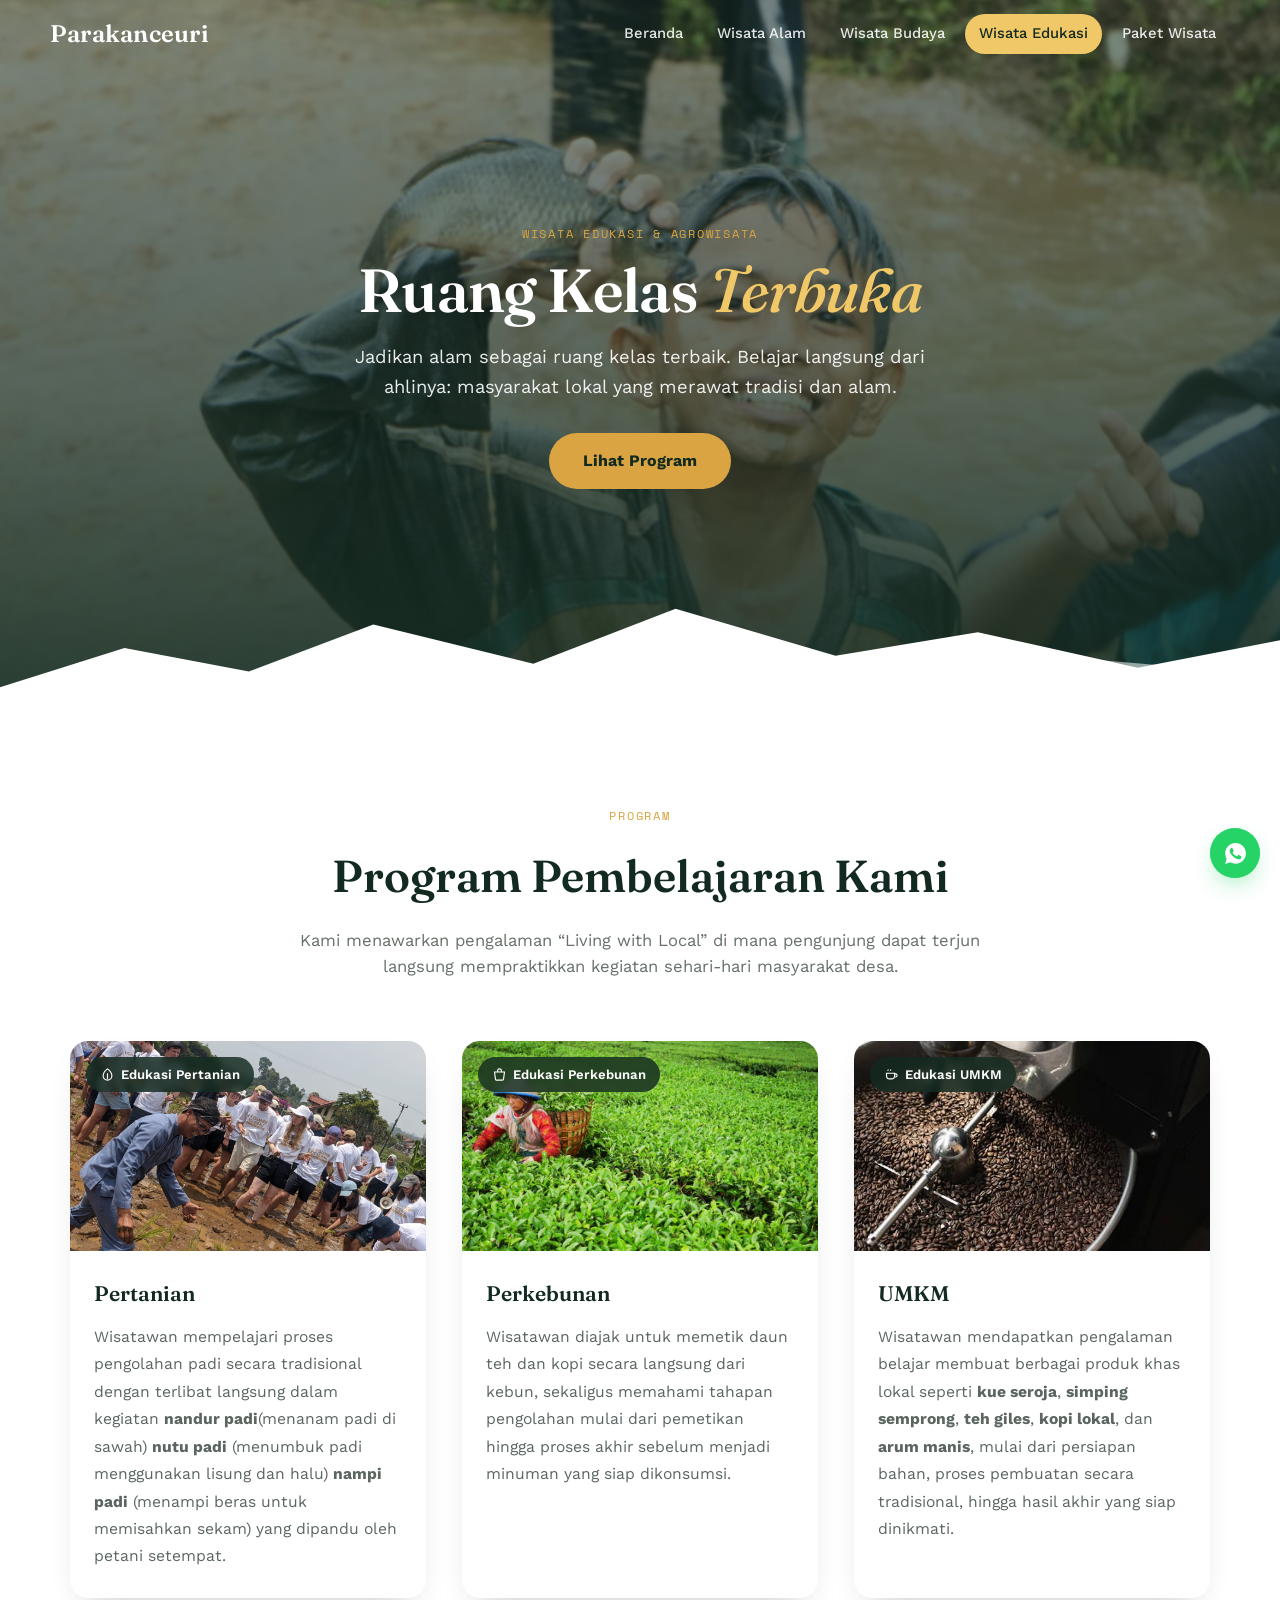
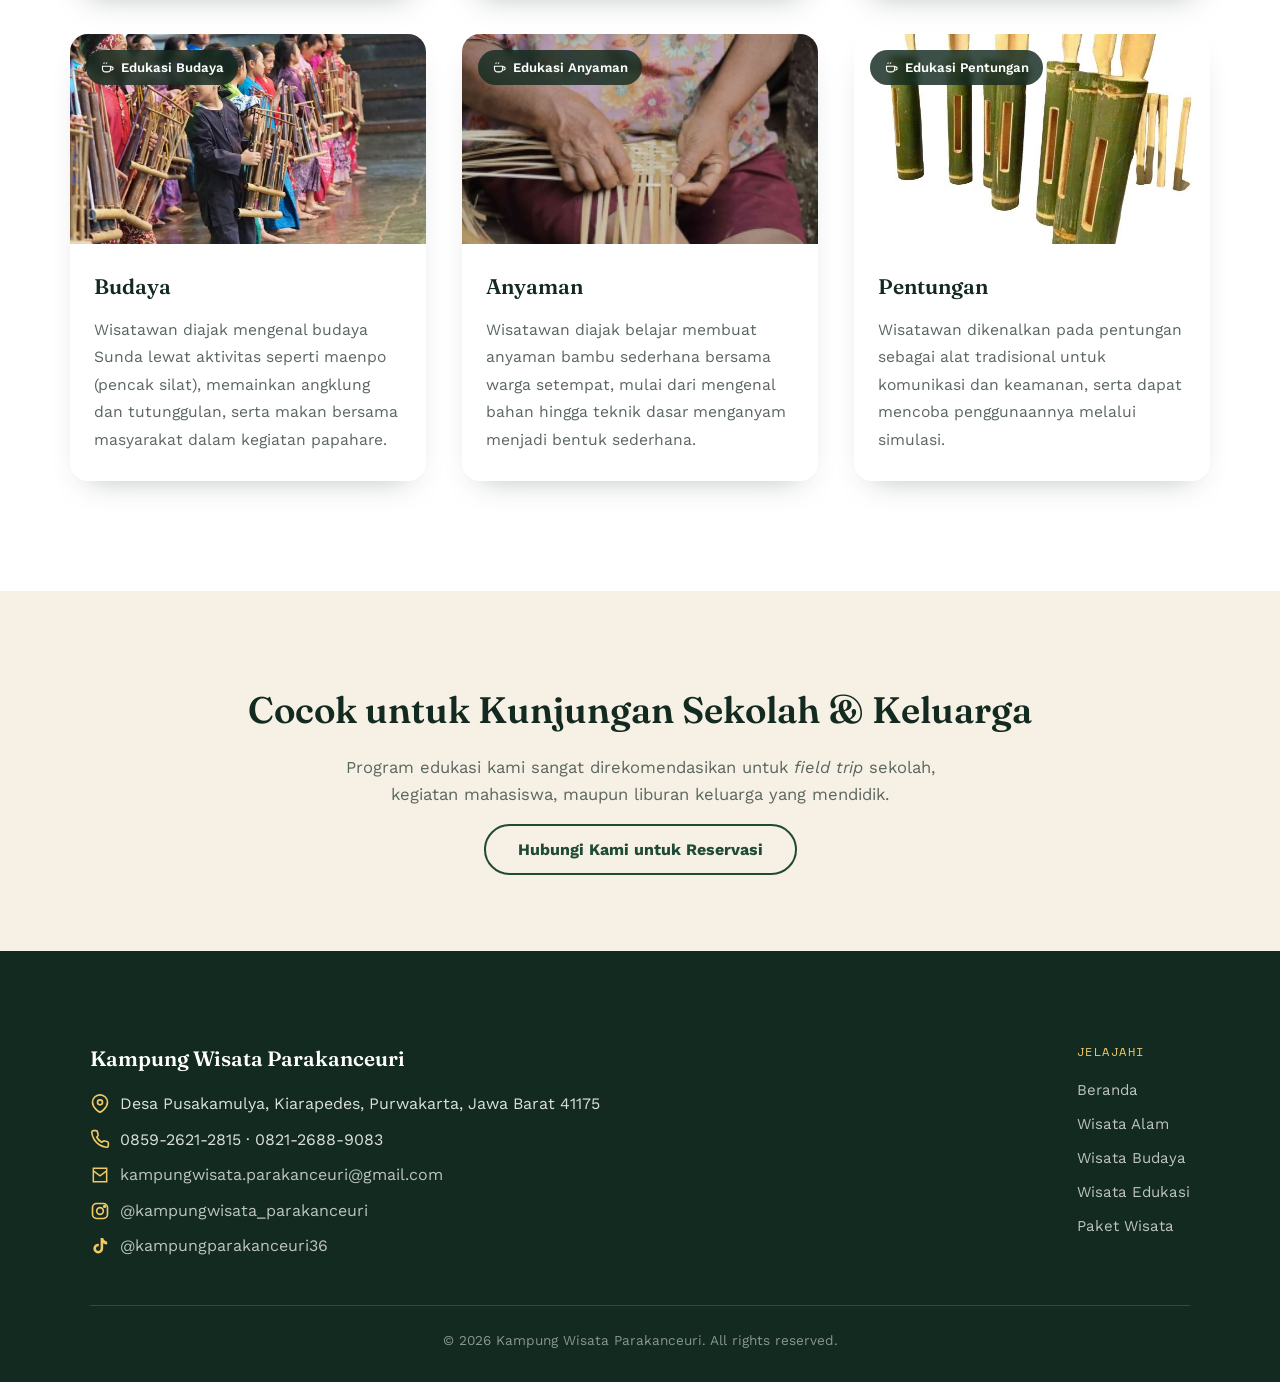
<file: edukasi.html>
<!DOCTYPE html>
<html lang="id">
<head>
    <meta charset="UTF-8">
    <meta name="viewport" content="width=device-width, initial-scale=1.0">
    <title>Wisata Edukasi - Parakanceuri</title>
    <meta name="description" content="Program Wisata Edukasi & Agrowisata Kampung Wisata Parakanceuri: bertani padi, pembuatan produk UMKM, hingga pengolahan kopi dan teh di kaki Gunung Burangrang.">

    <link rel="icon" type="image/png" href="assets/images/logo-parakanceuri.png">
    <link rel="preconnect" href="https://fonts.googleapis.com">
    <link rel="preconnect" href="https://fonts.gstatic.com" crossorigin>
    <link href="https://fonts.googleapis.com/css2?family=Fraunces:ital,opsz,wght@0,9..144,500;0,9..144,600;0,9..144,700;0,9..144,900;1,9..144,500;1,9..144,600&family=Work+Sans:wght@400;500;600;700&family=Space+Mono:wght@400;700&display=swap" rel="stylesheet">

    <link rel="stylesheet" href="assets/css/edukasi.css">
    <link rel="stylesheet" href="assets/css/interactive.css">
    <script src="assets/js/interactive.js" defer></script>
</head>
<body>

    <!-- Navigasi -->
    <nav id="navbar">
        <div class="nav-inner">
            <a href="index.html" class="logo">Parakanceuri</a>

            <button class="nav-toggle" id="navToggle" aria-label="Buka menu" aria-expanded="false" aria-controls="navLinks">
                <span></span><span></span><span></span>
            </button>

            <div class="nav-links" id="navLinks">
                <a href="index.html">Beranda</a>
                <a href="alam.html">Wisata Alam</a>
                <a href="budaya.html">Wisata Budaya</a>
                <a href="edukasi.html" class="current">Wisata Edukasi</a>
                <a href="paket.html">Paket Wisata</a>
            </div>
        </div>
    </nav>

    <!-- Hero Section -->
    <section class="hero-edukasi">
        <div class="hero-content">
            <span class="eyebrow">Wisata Edukasi &amp; Agrowisata</span>
            <h1>Ruang Kelas <em>Terbuka</em></h1>
            <p>Jadikan alam sebagai ruang kelas terbaik. Belajar langsung dari ahlinya: masyarakat lokal yang merawat tradisi dan alam.</p>
            <a href="#program-edukasi" class="btn">Lihat Program</a>
        </div>

        <!-- Signature: kontur punggung Gunung Burangrang -->
        <svg class="ridge ridge--hero" viewBox="0 0 1440 140" preserveAspectRatio="none" aria-hidden="true">
            <path class="ridge-line ridge-line--1" d="M0,120 L140,70 L280,100 L420,40 L600,90 L760,20 L940,80 L1100,50 L1280,95 L1440,60 L1440,140 L0,140 Z"/>
            <path class="ridge-line ridge-line--2" d="M0,130 L160,95 L320,115 L480,75 L640,110 L820,55 L1000,100 L1180,80 L1440,105 L1440,140 L0,140 Z"/>
            <path class="ridge-line ridge-line--3" d="M0,140 L200,118 L400,132 L620,105 L840,128 L1060,110 L1260,130 L1440,120 L1440,140 L0,140 Z"/>
        </svg>
    </section>

    <!-- Program Edukasi Section -->
    <section class="program-edukasi" id="program-edukasi">
        <div class="program-head reveal">
            <span class="eyebrow">Program</span>
            <h2>Program Pembelajaran Kami</h2>
            <p class="subtitle">Kami menawarkan pengalaman &ldquo;Living with Local&rdquo; di mana pengunjung dapat terjun langsung mempraktikkan kegiatan sehari-hari masyarakat desa.</p>
        </div>

        <div class="edukasi-container">
            <!-- Program 1 -->
            <article class="edukasi-card reveal">
                <div class="card-img">
                    <img src="assets/images/pertanian.jpeg" alt="Edukasi Pertanian" loading="lazy">
                    <span class="card-tag">
                        <svg viewBox="0 0 24 24" fill="none" stroke="currentColor" stroke-width="1.8"><path d="M12 3c-4 3-7 7-7 11a7 7 0 0 0 14 0c0-4-3-8-7-11Z"/><path d="M12 10v9"/></svg>
                        Edukasi Pertanian
                    </span>
                </div>
                <div class="card-content">
                    <h3>Pertanian</h3>
                    <p>Wisatawan mempelajari proses
                    pengolahan padi secara tradisional
                    dengan terlibat langsung dalam
                    kegiatan
                        <b>nandur padi</b>(menanam
                            padi di sawah)
                        <b>nutu padi</b> (menumbuk padi menggunakan
                            lisung dan halu)
                        <b>nampi padi</b>
                            (menampi beras untuk memisahkan
                            sekam)
                    yang dipandu oleh petani
                    setempat.</p>
                </div>
            </article>

            <!-- Program 2 -->
            <article class="edukasi-card reveal">
                <div class="card-img">
                    <img src="assets/images/petik daun teh.jpg" alt="Edukasi Perkebunan" loading="lazy">
                    <span class="card-tag">
                        <svg viewBox="0 0 24 24" fill="none" stroke="currentColor" stroke-width="1.8"><path d="M4 8h16l-1.5 11a2 2 0 0 1-2 2H7.5a2 2 0 0 1-2-2L4 8Z"/><path d="M9 8V6a3 3 0 0 1 6 0v2"/></svg>
                        Edukasi Perkebunan
                    </span>
                </div>
                <div class="card-content">
                    <h3>Perkebunan</h3>
                    <p>Wisatawan diajak untuk memetik daun
                    teh dan kopi secara langsung dari
                    kebun, sekaligus memahami tahapan
                    pengolahan mulai dari pemetikan
                    hingga proses akhir sebelum menjadi
                    minuman yang siap dikonsumsi.</p>
                </div>
            </article>

            <!-- Program 3 -->
            <article class="edukasi-card reveal">
                <div class="card-img">
                    <img src="assets/images/umkm kopi.jpg" alt="Edukasi UMKM" loading="lazy">
                    <span class="card-tag">
                        <svg viewBox="0 0 24 24" fill="none" stroke="currentColor" stroke-width="1.8"><path d="M4 10h13v4a5 5 0 0 1-5 5H9a5 5 0 0 1-5-5v-4Z"/><path d="M17 11h1.5a2.5 2.5 0 0 1 0 5H17"/><path d="M7 4c0 1-1 1-1 2M11 4c0 1-1 1-1 2"/></svg>
                        Edukasi UMKM
                    </span>
                </div>
                <div class="card-content">
                    <h3>UMKM</h3>
                    <p>Wisatawan mendapatkan
                    pengalaman belajar membuat
                    berbagai produk khas lokal seperti
                    <b>kue seroja</b>, <b>simping semprong</b>, <b>teh giles</b>, <b>kopi lokal</b>, dan <b>arum manis</b>,
                    mulai dari persiapan bahan, proses
                    pembuatan secara tradisional,
                    hingga hasil akhir yang siap
                    dinikmati.</p>
                </div>
            </article>

            <!-- Program 4 -->
            <article class="edukasi-card reveal">
                <div class="card-img">
                    <img src="assets/images/angklung.jpeg" alt="Edukasi Budaya" loading="lazy">
                    <span class="card-tag">
                        <svg viewBox="0 0 24 24" fill="none" stroke="currentColor" stroke-width="1.8"><path d="M4 10h13v4a5 5 0 0 1-5 5H9a5 5 0 0 1-5-5v-4Z"/><path d="M17 11h1.5a2.5 2.5 0 0 1 0 5H17"/><path d="M7 4c0 1-1 1-1 2M11 4c0 1-1 1-1 2"/></svg>
                        Edukasi Budaya
                    </span>
                </div>
                <div class="card-content">
                    <h3>Budaya</h3>
                    <p>Wisatawan diajak mengenal budaya
                    Sunda lewat aktivitas seperti maenpo
                    (pencak silat), memainkan angklung
                    dan tutunggulan, serta makan
                    bersama masyarakat dalam kegiatan
                    papahare.</p>
                </div>
            </article>

            <!-- Program 5 -->
            <article class="edukasi-card reveal">
                <div class="card-img">
                    <img src="assets/images/anyaman.jpeg" alt="Edukasi Anyaman" loading="lazy">
                    <span class="card-tag">
                        <svg viewBox="0 0 24 24" fill="none" stroke="currentColor" stroke-width="1.8"><path d="M4 10h13v4a5 5 0 0 1-5 5H9a5 5 0 0 1-5-5v-4Z"/><path d="M17 11h1.5a2.5 2.5 0 0 1 0 5H17"/><path d="M7 4c0 1-1 1-1 2M11 4c0 1-1 1-1 2"/></svg>
                        Edukasi Anyaman
                    </span>
                </div>
                <div class="card-content">
                    <h3>Anyaman</h3>
                    <p>Wisatawan diajak belajar membuat
                    anyaman bambu sederhana
                    bersama warga setempat, mulai dari
                    mengenal bahan hingga teknik dasar
                    menganyam menjadi bentuk
                    sederhana.</p>
                </div>
            </article>

            <!-- Program 6 -->
            <article class="edukasi-card reveal">
                <div class="card-img">
                    <img src="assets/images/pentungan.jpg" alt="Edukasi Pentungan" loading="lazy">
                    <span class="card-tag">
                        <svg viewBox="0 0 24 24" fill="none" stroke="currentColor" stroke-width="1.8"><path d="M4 10h13v4a5 5 0 0 1-5 5H9a5 5 0 0 1-5-5v-4Z"/><path d="M17 11h1.5a2.5 2.5 0 0 1 0 5H17"/><path d="M7 4c0 1-1 1-1 2M11 4c0 1-1 1-1 2"/></svg>
                        Edukasi Pentungan
                    </span>
                </div>
                <div class="card-content">
                    <h3>Pentungan</h3>
                    <p>Wisatawan dikenalkan pada pentungan
                    sebagai alat tradisional untuk
                    komunikasi dan keamanan, serta dapat
                    mencoba penggunaannya melalui
                    simulasi.</p>
                </div>
            </article>
        </div>
    </section>

    <!-- Call to Action Section -->
    <section class="cta-edukasi reveal">
        <h2>Cocok untuk Kunjungan Sekolah &amp; Keluarga</h2>
        <p>Program edukasi kami sangat direkomendasikan untuk <em>field trip</em> sekolah, kegiatan mahasiswa, maupun liburan keluarga yang mendidik.</p>
        <a href="https://wa.me/6285926212815" target="_blank" class="btn-outline">
            Hubungi Kami untuk Reservasi
        </a>
    </section>

    <!-- Footer -->
    <footer>
        <svg class="ridge ridge--footer" viewBox="0 0 1440 140" preserveAspectRatio="none" aria-hidden="true">
            <path class="ridge-line ridge-line--1" d="M0,20 L140,70 L280,40 L420,100 L600,50 L760,120 L940,60 L1100,90 L1280,45 L1440,80 L1440,0 L0,0 Z"/>
            <path class="ridge-line ridge-line--2" d="M0,10 L160,45 L320,25 L480,65 L640,30 L820,85 L1000,40 L1180,60 L1440,35 L1440,0 L0,0 Z"/>
        </svg>

        <div class="footer-inner">
            <div class="footer-info">
                <h3>Kampung Wisata Parakanceuri</h3>
                <p>
                    <svg class="footer-icon" viewBox="0 0 24 24" fill="none"
                        stroke="currentColor" stroke-width="2"
                        stroke-linecap="round" stroke-linejoin="round">
                        <path d="M21 10c0 7-9 12-9 12S3 17 3 10a9 9 0 1 1 18 0z"/>
                        <circle cx="12" cy="10" r="3"/>
                    </svg>
                    Desa Pusakamulya, Kiarapedes, Purwakarta, Jawa Barat 41175</p>
                <p>
                    <svg class="footer-icon" viewBox="0 0 24 24" fill="none" stroke="currentColor" stroke-width="2" stroke-linecap="round" stroke-linejoin="round">
                        <path d="M22 16.92v3a2 2 0 0 1-2.18 2A19.8 19.8 0 0 1 11.2 18.9a19.5 19.5 0 0 1-6-6A19.8 19.8 0 0 1 2.08 4.18 2 2 0 0 1 4.06 2h3a2 2 0 0 1 2 1.72c.12.9.33 1.77.62 2.61a2 2 0 0 1-.45 2.11L8.1 9.91a16 16 0 0 0 6 6l1.47-1.13a2 2 0 0 1 2.11-.45c.84.29 1.71.5 2.61.62A2 2 0 0 1 22 16.92z"/>
                    </svg>
                    0859-2621-2815 &middot; 0821-2688-9083</p>
                <p>
                    <svg class="footer-icon" viewBox="0 0 24 24" fill="none" stroke="currentColor" stroke-width="1.8">
                        <path d="M4 4h16v16H4z"/>
                        <path d="m4 7 8 6 8-6"/>
                    </svg>
                    <a href="mailto:kampungwisata.parakanceuri@gmail.com">
                        kampungwisata.parakanceuri@gmail.com
                    </a>
                </p>

                <p>
                    <svg class="footer-icon" viewBox="0 0 24 24" fill="none" stroke="currentColor" stroke-width="2" stroke-linecap="round" stroke-linejoin="round">
                        <rect x="3" y="3" width="18" height="18" rx="5"/>
                        <circle cx="12" cy="12" r="4"/>
                        <circle cx="17.5" cy="6.5" r="1"/>
                    </svg>

                    <a href="https://www.instagram.com/kampungwisata_parakanceuri" target="_blank">
                        @kampungwisata_parakanceuri
                    </a>
                </p>

                <p>
                    <svg class="footer-icon" viewBox="0 0 24 24" fill="currentColor">
                        <path d="M19.59 6.69a4.83 4.83 0 0 1-3.77-4.18h-3.1v12.57a2.79 2.79 0 1 1-2.79-2.79c.22 0 .43.03.63.07V9.2a5.9 5.9 0 1 0 5.26 5.88V8.73a7.9 7.9 0 0 0 4.77 1.6V6.69z"/>
                    </svg>

                    <a href="https://www.tiktok.com/@kampungparakanceuri36" target="_blank">
                        @kampungparakanceuri36
                    </a>
                </p>
            </div>

            <div class="footer-nav">
                <span class="footer-nav-title">Jelajahi</span>
                <a href="index.html">Beranda</a>
                <a href="alam.html">Wisata Alam</a>
                <a href="budaya.html">Wisata Budaya</a>
                <a href="edukasi.html">Wisata Edukasi</a>
                <a href="paket.html">Paket Wisata</a>
            </div>
        </div>

        <p class="footer-copy">&copy; 2026 Kampung Wisata Parakanceuri. All rights reserved.</p>
    </footer>

</body>
</html>
</file>
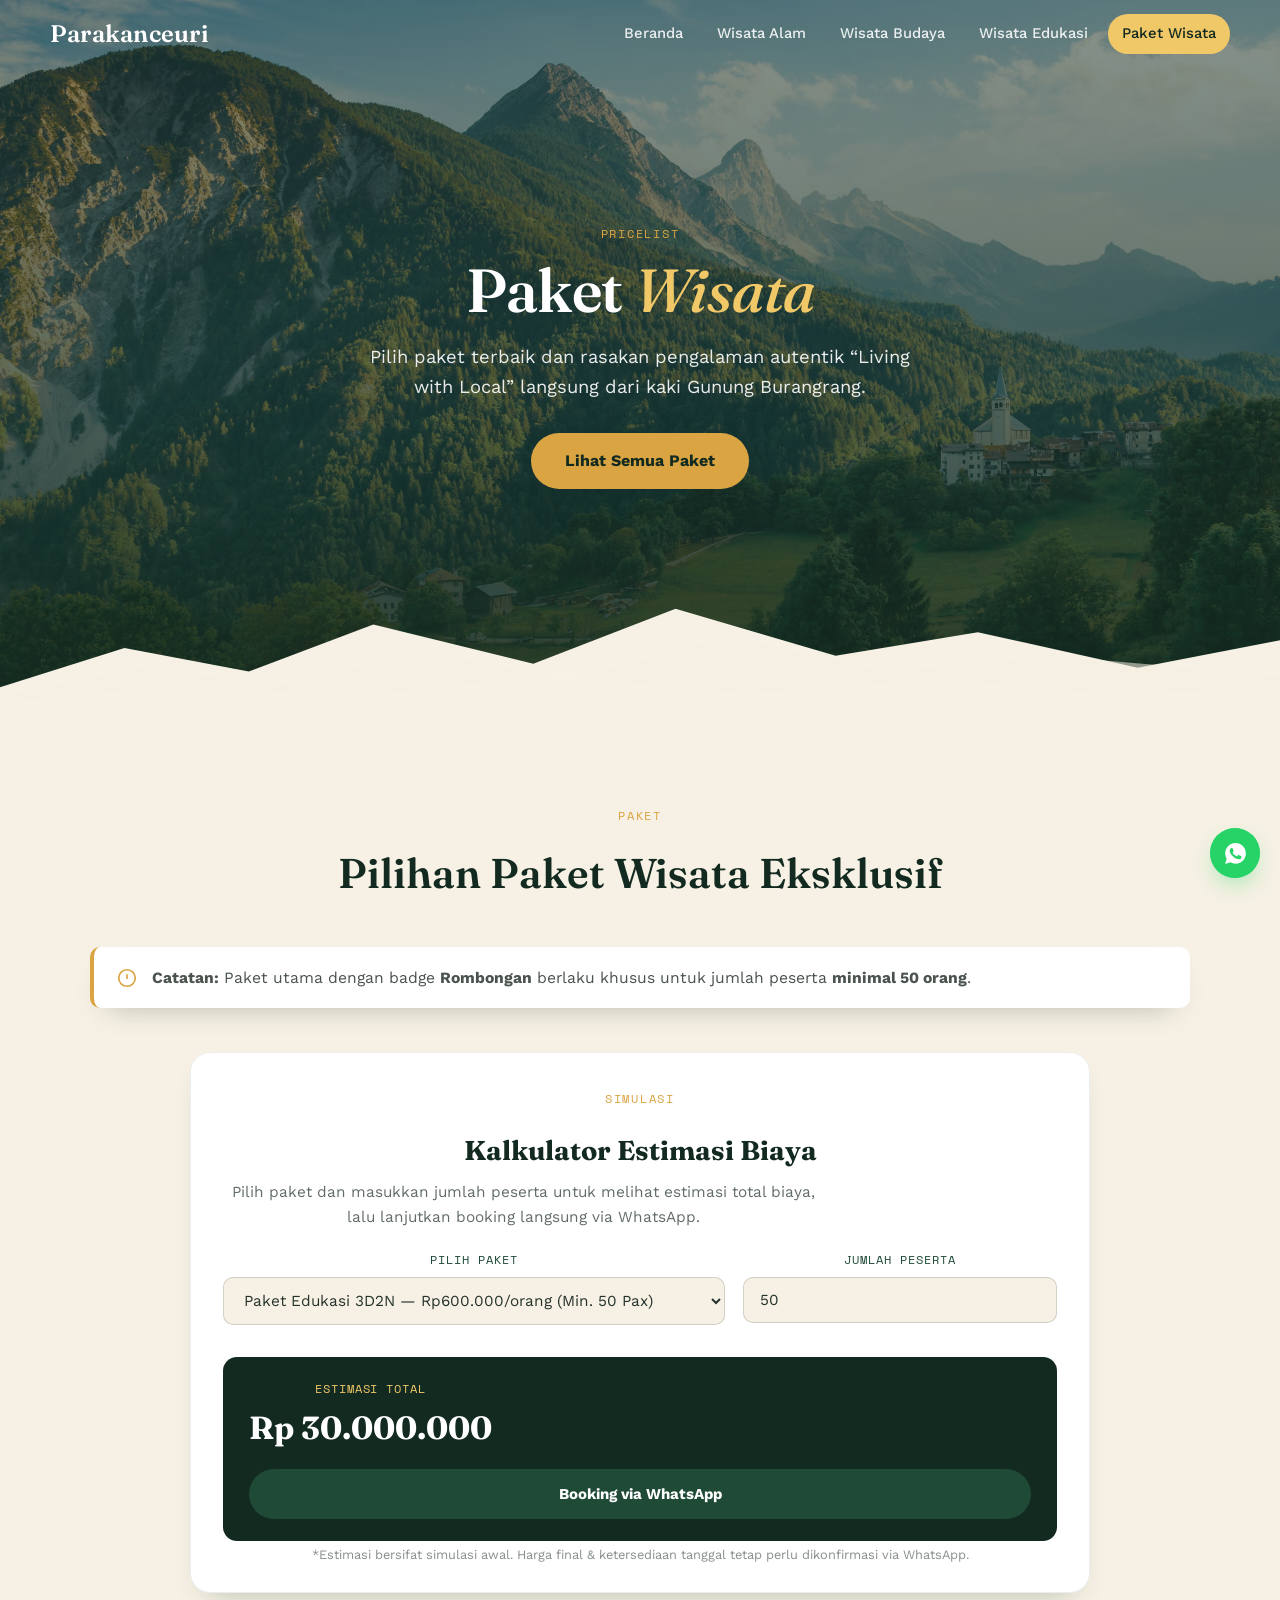
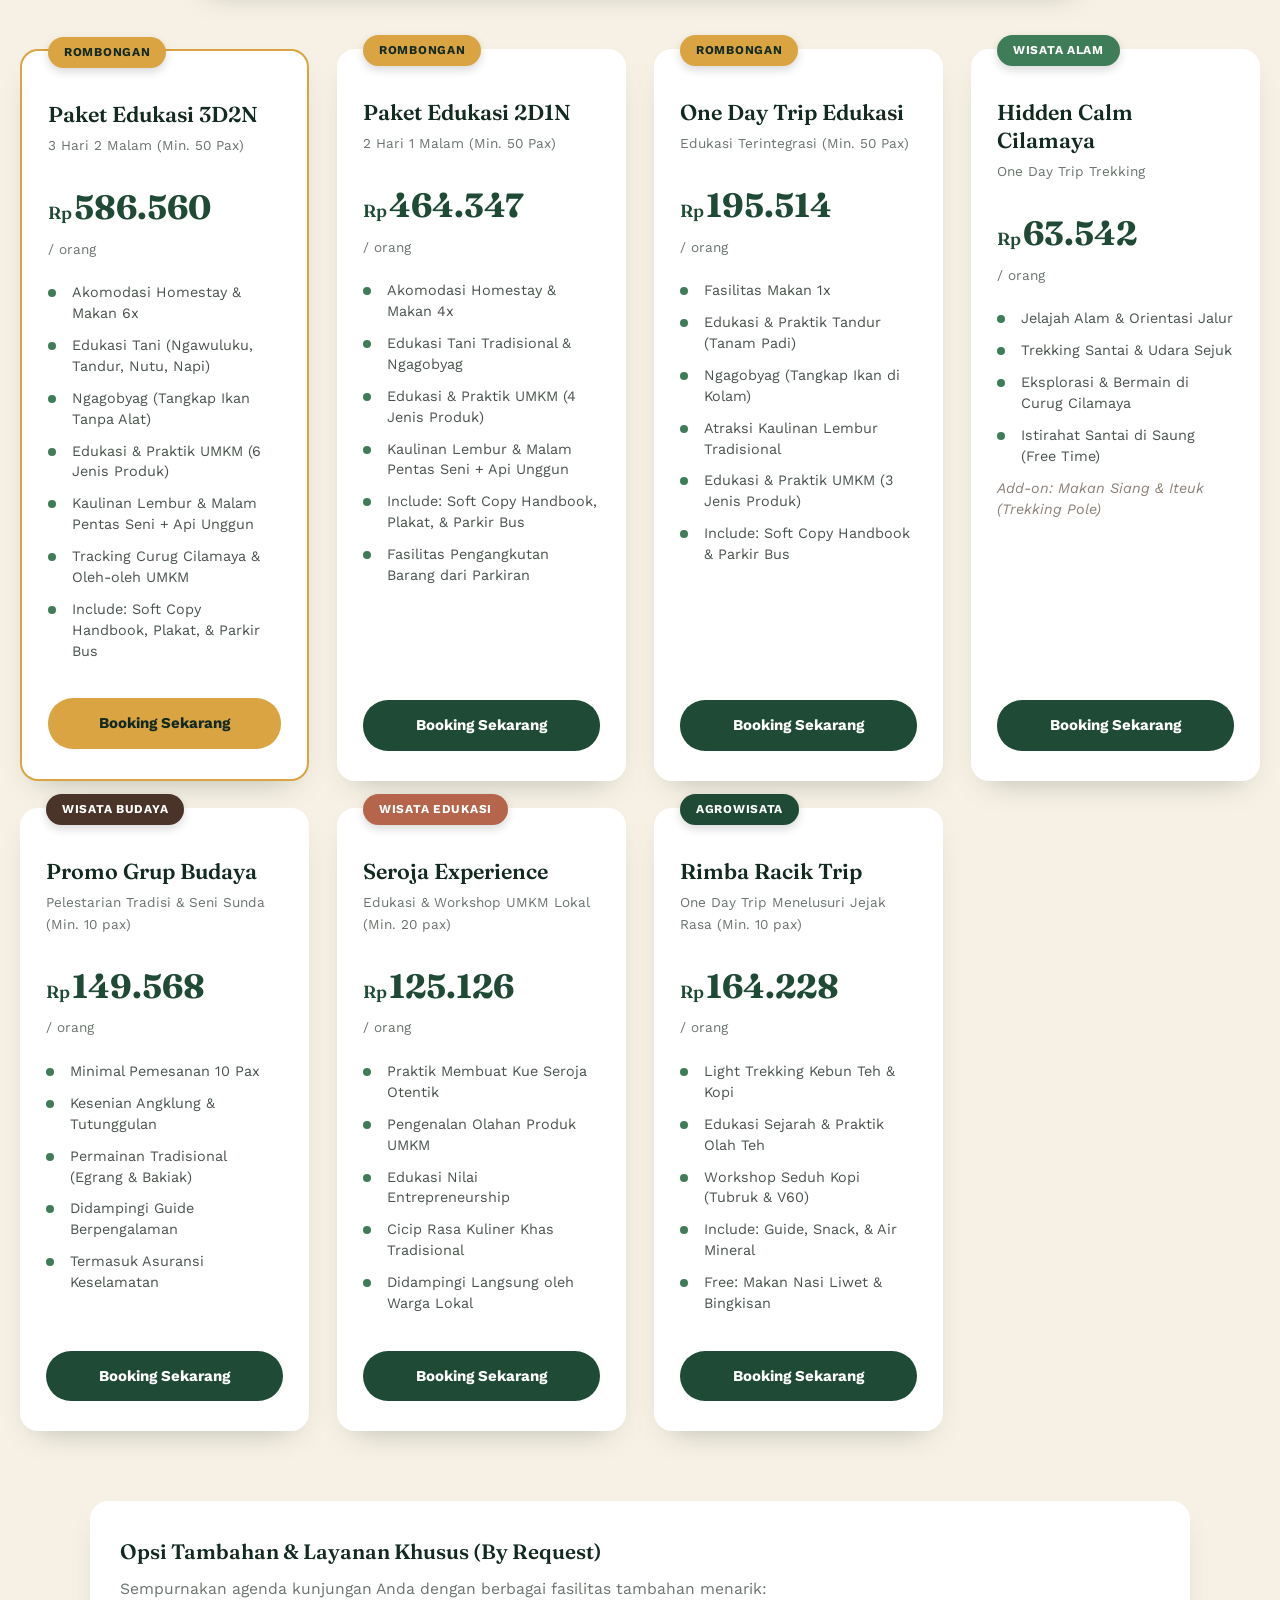
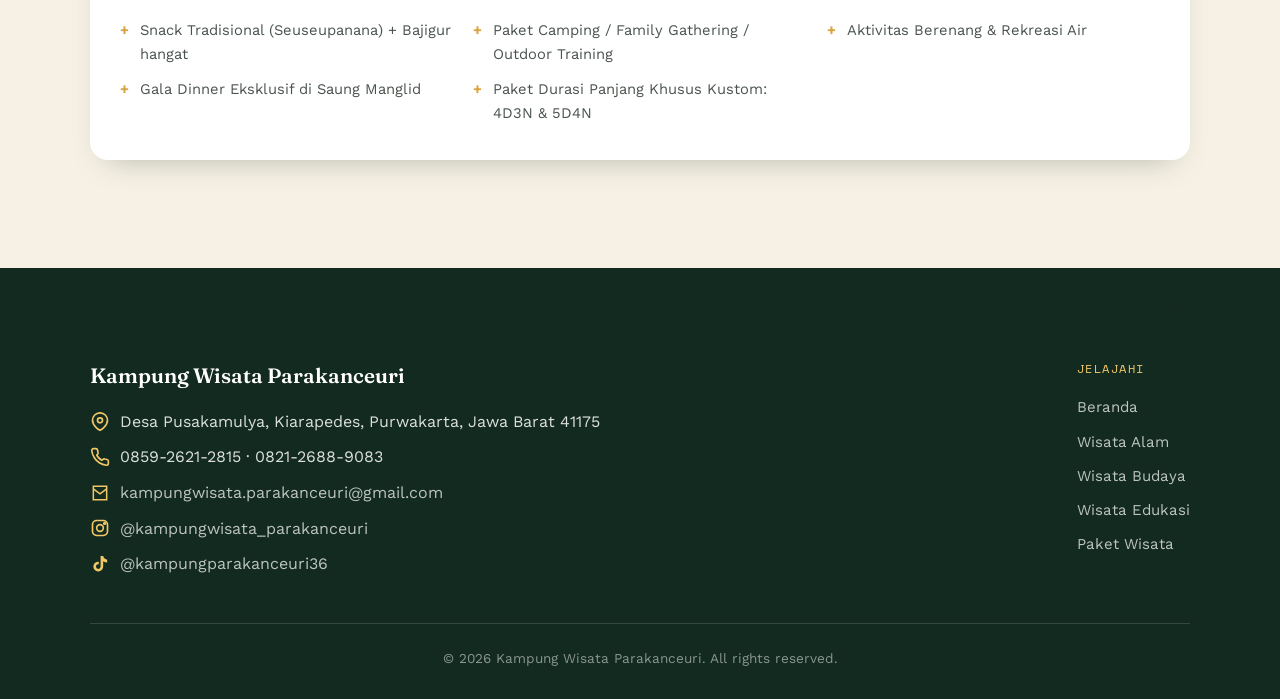
<file: paket.html>
<!DOCTYPE html>
<html lang="id">
<head>
    <meta charset="UTF-8">
    <meta name="viewport" content="width=device-width, initial-scale=1.0">
    <title>Paket Wisata - Kampung Wisata Parakanceuri</title>
    <meta name="description" content="Pricelist dan paket wisata Kampung Wisata Parakanceuri: paket edukasi rombongan, wisata alam, budaya, dan agrowisata di kaki Gunung Burangrang.">

    <link rel="icon" type="image/png" href="assets/images/logo-parakanceuri.png">
    <link rel="preconnect" href="https://fonts.googleapis.com">
    <link rel="preconnect" href="https://fonts.gstatic.com" crossorigin>
    <link href="https://fonts.googleapis.com/css2?family=Fraunces:ital,opsz,wght@0,9..144,500;0,9..144,600;0,9..144,700;0,9..144,900;1,9..144,500;1,9..144,600&family=Work+Sans:wght@400;500;600;700&family=Space+Mono:wght@400;700&display=swap" rel="stylesheet">

    <link rel="stylesheet" href="assets/css/paket.css">
    <link rel="stylesheet" href="assets/css/interactive.css">
    <script src="assets/js/interactive.js" defer></script>
</head>
<body>

    <!-- Navigasi -->
    <nav id="navbar">
        <div class="nav-inner">
            <a href="index.html" class="logo">Parakanceuri</a>

            <button class="nav-toggle" id="navToggle" aria-label="Buka menu" aria-expanded="false" aria-controls="navLinks">
                <span></span><span></span><span></span>
            </button>

            <div class="nav-links" id="navLinks">
                <a href="index.html">Beranda</a>
                <a href="alam.html">Wisata Alam</a>
                <a href="budaya.html">Wisata Budaya</a>
                <a href="edukasi.html">Wisata Edukasi</a>
                <a href="paket.html" class="current">Paket Wisata</a>
            </div>
        </div>
    </nav>

    <!-- Hero Section -->
    <section class="hero">
        <div class="hero-content">
            <span class="eyebrow">Pricelist</span>
            <h1>Paket <em>Wisata</em></h1>
            <p>Pilih paket terbaik dan rasakan pengalaman autentik &ldquo;Living with Local&rdquo; langsung dari kaki Gunung Burangrang.</p>
            <a href="#paket-section" class="btn">Lihat Semua Paket</a>
        </div>

        <!-- Signature: kontur punggung Gunung Burangrang -->
        <svg class="ridge ridge--hero" viewBox="0 0 1440 140" preserveAspectRatio="none" aria-hidden="true">
            <path class="ridge-line ridge-line--1" d="M0,120 L140,70 L280,100 L420,40 L600,90 L760,20 L940,80 L1100,50 L1280,95 L1440,60 L1440,140 L0,140 Z"/>
            <path class="ridge-line ridge-line--2" d="M0,130 L160,95 L320,115 L480,75 L640,110 L820,55 L1000,100 L1180,80 L1440,105 L1440,140 L0,140 Z"/>
            <path class="ridge-line ridge-line--3" d="M0,140 L200,118 L400,132 L620,105 L840,128 L1060,110 L1260,130 L1440,120 L1440,140 L0,140 Z"/>
        </svg>
    </section>

    <section class="paket-section" id="paket-section">
        <div class="paket-head reveal">
            <span class="eyebrow">Paket</span>
            <h2>Pilihan Paket Wisata Eksklusif</h2>
        </div>

        <!-- Peringatan Kuota Rombongan -->
        <div class="alert-info reveal">
            <svg viewBox="0 0 24 24" fill="none" stroke="currentColor" stroke-width="1.8"><circle cx="12" cy="12" r="9"/><path d="M12 8v5M12 16h.01"/></svg>
            <p><strong>Catatan:</strong> Paket utama dengan badge <strong>Rombongan</strong> berlaku khusus untuk jumlah peserta <strong>minimal 50 orang</strong>.</p>
        </div>

        <!-- Kalkulator Estimasi Biaya -->
        <div class="kalkulator reveal" id="kalkulator">
            <div class="kalkulator-head">
                <span class="eyebrow">Simulasi</span>
                <h3>Kalkulator Estimasi Biaya</h3>
                <p>Pilih paket dan masukkan jumlah peserta untuk melihat estimasi total biaya, lalu lanjutkan booking langsung via WhatsApp.</p>
            </div>
            <div class="kalkulator-body">
                <div class="kalkulator-field">
                    <label for="calcPaket">Pilih Paket</label>
                    <select id="calcPaket">
                        <option data-harga="600000" data-min="50" data-wa="6285926212815" data-nama="Paket Edukasi 3D2N">Paket Edukasi 3D2N — Rp600.000/orang (Min. 50 Pax)</option>
                        <option data-harga="475000" data-min="50" data-wa="6285926212815" data-nama="Paket Edukasi 2D1N">Paket Edukasi 2D1N — Rp475.000/orang (Min. 50 Pax)</option>
                        <option data-harga="200000" data-min="50" data-wa="6285926212815" data-nama="One Day Trip Edukasi">One Day Trip Edukasi — Rp200.000/orang (Min. 50 Pax)</option>
                        <option data-harga="65000" data-min="1" data-wa="6282126889083" data-nama="Hidden Calm Cilamaya">Hidden Calm Cilamaya — Rp65.000/orang</option>
                        <option data-harga="153000" data-min="10" data-wa="6285926212815" data-nama="Promo Grup Budaya">Promo Grup Budaya — Rp153.000/orang (Min. 10 Pax)</option>
                        <option data-harga="128000" data-min="20" data-wa="6285926212815" data-nama="Seroja Experience">Seroja Experience — Rp128.000/orang (Min. 20 Pax)</option>
                        <option data-harga="168000" data-min="10" data-wa="6285926212815" data-nama="Rimba Racik Trip">Rimba Racik Trip — Rp168.000/orang (Min. 10 Pax)</option>
                    </select>
                </div>
                <div class="kalkulator-field">
                    <label for="calcJumlah">Jumlah Peserta</label>
                    <input type="number" id="calcJumlah" min="1" value="50" inputmode="numeric">
                </div>
            </div>
            <div class="kalkulator-result">
                <div class="kalkulator-total">
                    <span>Estimasi Total</span>
                    <strong id="calcTotal">Rp 0</strong>
                </div>
                <p class="kalkulator-warning" id="calcWarning" hidden></p>
                <a href="#" id="calcWaBtn" class="btn-booking" target="_blank">Booking via WhatsApp</a>
            </div>
            <p class="kalkulator-note">*Estimasi bersifat simulasi awal. Harga final &amp; ketersediaan tanggal tetap perlu dikonfirmasi via WhatsApp.</p>
        </div>

        <div class="paket-container">

            <!-- Paket Baru 1: 3D2N -->
            <div class="paket-card featured reveal">
                <div class="paket-badge badge-rombongan">Rombongan</div>
                <div class="paket-header">
                    <h3>Paket Edukasi 3D2N</h3>
                    <p class="sub-title">3 Hari 2 Malam (Min. 50 Pax)</p>
                </div>
                <div class="paket-price">
                    <span class="currency">Rp</span>
                    <span class="amount">600.000</span>
                    <span class="pax">/ orang</span>
                </div>
                <div class="paket-features">
                    <ul>
                        <li>Akomodasi Homestay &amp; Makan 6x</li>
                        <li>Edukasi Tani (Ngawuluku, Tandur, Nutu, Napi)</li>
                        <li>Ngagobyag (Tangkap Ikan Tanpa Alat)</li>
                        <li>Edukasi &amp; Praktik UMKM (6 Jenis Produk)</li>
                        <li>Kaulinan Lembur &amp; Malam Pentas Seni + Api Unggun</li>
                        <li>Tracking Curug Cilamaya &amp; Oleh-oleh UMKM</li>
                        <li>Include: Soft Copy Handbook, Plakat, &amp; Parkir Bus</li>
                    </ul>
                </div>
                <div class="paket-footer">
                    <a href="https://wa.me/6285926212815?text=Halo%20Parakanceuri%2C%20saya%20ingin%20booking%20Paket%20Edukasi%203D2N%20(Rombongan%2C%20minimal%2050%20orang).%20Mohon%20info%20ketersediaan%20tanggal." target="_blank" class="btn-booking">Booking Sekarang</a>
                </div>
            </div>

            <!-- Paket Baru 2: 2D1N -->
            <div class="paket-card reveal">
                <div class="paket-badge badge-rombongan">Rombongan</div>
                <div class="paket-header">
                    <h3>Paket Edukasi 2D1N</h3>
                    <p class="sub-title">2 Hari 1 Malam (Min. 50 Pax)</p>
                </div>
                <div class="paket-price">
                    <span class="currency">Rp</span>
                    <span class="amount">475.000</span>
                    <span class="pax">/ orang</span>
                </div>
                <div class="paket-features">
                    <ul>
                        <li>Akomodasi Homestay &amp; Makan 4x</li>
                        <li>Edukasi Tani Tradisional &amp; Ngagobyag</li>
                        <li>Edukasi &amp; Praktik UMKM (4 Jenis Produk)</li>
                        <li>Kaulinan Lembur &amp; Malam Pentas Seni + Api Unggun</li>
                        <li>Include: Soft Copy Handbook, Plakat, &amp; Parkir Bus</li>
                        <li>Fasilitas Pengangkutan Barang dari Parkiran</li>
                    </ul>
                </div>
                <div class="paket-footer">
                    <a href="https://wa.me/6285926212815?text=Halo%20Parakanceuri%2C%20saya%20ingin%20booking%20Paket%20Edukasi%202D1N%20(Rombongan%2C%20minimal%2050%20orang).%20Mohon%20info%20ketersediaan%20tanggal." target="_blank" class="btn-booking">Booking Sekarang</a>
                </div>
            </div>

            <!-- Paket Baru 3: One Day Trip Edukasi -->
            <div class="paket-card reveal">
                <div class="paket-badge badge-rombongan">Rombongan</div>
                <div class="paket-header">
                    <h3>One Day Trip Edukasi</h3>
                    <p class="sub-title">Edukasi Terintegrasi (Min. 50 Pax)</p>
                </div>
                <div class="paket-price">
                    <span class="currency">Rp</span>
                    <span class="amount">200.000</span>
                    <span class="pax">/ orang</span>
                </div>
                <div class="paket-features">
                    <ul>
                        <li>Fasilitas Makan 1x</li>
                        <li>Edukasi &amp; Praktik Tandur (Tanam Padi)</li>
                        <li>Ngagobyag (Tangkap Ikan di Kolam)</li>
                        <li>Atraksi Kaulinan Lembur Tradisional</li>
                        <li>Edukasi &amp; Praktik UMKM (3 Jenis Produk)</li>
                        <li>Include: Soft Copy Handbook &amp; Parkir Bus</li>
                    </ul>
                </div>
                <div class="paket-footer">
                    <a href="https://wa.me/6285926212815?text=Halo%20Parakanceuri%2C%20saya%20ingin%20booking%20One%20Day%20Trip%20Edukasi%20(Rombongan%2C%20minimal%2050%20orang).%20Mohon%20info%20ketersediaan%20tanggal." target="_blank" class="btn-booking">Booking Sekarang</a>
                </div>
            </div>

            <!-- Kartu Lama 1: Hidden Calm Cilamaya -->
            <div class="paket-card reveal">
                <div class="paket-badge badge-alam">Wisata Alam</div>
                <div class="paket-header">
                    <h3>Hidden Calm Cilamaya</h3>
                    <p class="sub-title">One Day Trip Trekking</p>
                </div>
                <div class="paket-price">
                    <span class="currency">Rp</span>
                    <span class="amount">65.000</span>
                    <span class="pax">/ orang</span>
                </div>
                <div class="paket-features">
                    <ul>
                        <li>Jelajah Alam &amp; Orientasi Jalur</li>
                        <li>Trekking Santai &amp; Udara Sejuk</li>
                        <li>Eksplorasi &amp; Bermain di Curug Cilamaya</li>
                        <li>Istirahat Santai di Saung (Free Time)</li>
                        <li class="note"><em>Add-on: Makan Siang &amp; Iteuk (Trekking Pole)</em></li>
                    </ul>
                </div>
                <div class="paket-footer">
                    <a href="https://wa.me/6282126889083?text=Halo%20Kang%20Agus,%20saya%20ingin%20booking%20paket%20Hidden%20Calm%20Cilamaya" target="_blank" class="btn-booking">Booking Sekarang</a>
                </div>
            </div>

            <!-- Kartu Lama 2: Promo Grup Budaya -->
            <div class="paket-card reveal">
                <div class="paket-badge badge-budaya">Wisata Budaya</div>
                <div class="paket-header">
                    <h3>Promo Grup Budaya</h3>
                    <p class="sub-title">Pelestarian Tradisi &amp; Seni Sunda (Min. 10 pax)</p>
                </div>
                <div class="paket-price">
                    <span class="currency">Rp</span>
                    <span class="amount">153.000</span>
                    <span class="pax">/ orang</span>
                </div>
                <div class="paket-features">
                    <ul>
                        <li>Minimal Pemesanan 10 Pax</li>
                        <li>Kesenian Angklung &amp; Tutunggulan</li>
                        <li>Permainan Tradisional (Egrang &amp; Bakiak)</li>
                        <li>Didampingi Guide Berpengalaman</li>
                        <li>Termasuk Asuransi Keselamatan</li>
                    </ul>
                </div>
                <div class="paket-footer">
                    <a href="https://wa.me/6285926212815?text=Halo%20Parakanceuri,%20saya%20ingin%20booking%20Promo%20Grup%20Wisata%20Budaya" target="_blank" class="btn-booking">Booking Sekarang</a>
                </div>
            </div>

            <!-- Kartu Lama 3: Seroja Experience -->
            <div class="paket-card reveal">
                <div class="paket-badge badge-edukasi">Wisata Edukasi</div>
                <div class="paket-header">
                    <h3>Seroja Experience</h3>
                    <p class="sub-title">Edukasi &amp; Workshop UMKM Lokal (Min. 20 pax)</p>
                </div>
                <div class="paket-price">
                    <span class="currency">Rp</span>
                    <span class="amount">128.000</span>
                    <span class="pax">/ orang</span>
                </div>
                <div class="paket-features">
                    <ul>
                        <li>Praktik Membuat Kue Seroja Otentik</li>
                        <li>Pengenalan Olahan Produk UMKM</li>
                        <li>Edukasi Nilai Entrepreneurship</li>
                        <li>Cicip Rasa Kuliner Khas Tradisional</li>
                        <li>Didampingi Langsung oleh Warga Lokal</li>
                    </ul>
                </div>
                <div class="paket-footer">
                    <a href="https://wa.me/6285926212815?text=Halo%20Parakanceuri,%20saya%20ingin%20tanya%20harga%20dan%20detail%20Paket%20Seroja%20Experience" target="_blank" class="btn-booking">Booking Sekarang</a>
                </div>
            </div>

            <!-- Kartu Lama 4: Rimba Racik Trip -->
            <div class="paket-card reveal">
                <div class="paket-badge badge-agro">Agrowisata</div>
                <div class="paket-header">
                    <h3>Rimba Racik Trip</h3>
                    <p class="sub-title">One Day Trip Menelusuri Jejak Rasa (Min. 10 pax)</p>
                </div>
                <div class="paket-price">
                    <span class="currency">Rp</span>
                    <span class="amount">168.000</span>
                    <span class="pax">/ orang</span>
                </div>
                <div class="paket-features">
                    <ul>
                        <li>Light Trekking Kebun Teh &amp; Kopi</li>
                        <li>Edukasi Sejarah &amp; Praktik Olah Teh</li>
                        <li>Workshop Seduh Kopi (Tubruk &amp; V60)</li>
                        <li>Include: Guide, Snack, &amp; Air Mineral</li>
                        <li>Free: Makan Nasi Liwet &amp; Bingkisan</li>
                    </ul>
                </div>
                <div class="paket-footer">
                    <a href="https://wa.me/6285926212815?text=Halo%20Parakanceuri,%20saya%20tertarik%20dengan%20Paket%20Rimba%20Racik%20Trip" target="_blank" class="btn-booking">Booking Sekarang</a>
                </div>
            </div>

        </div>

        <!-- Informasi Add-on / Paket Opsional -->
        <div class="opsional-container reveal">
            <h3>Opsi Tambahan &amp; Layanan Khusus (By Request)</h3>
            <p>Sempurnakan agenda kunjungan Anda dengan berbagai fasilitas tambahan menarik:</p>
            <div class="opsional-grid">
                <div class="opsional-item">Snack Tradisional (Seuseupanana) + Bajigur hangat</div>
                <div class="opsional-item">Paket Camping / Family Gathering / Outdoor Training</div>
                <div class="opsional-item">Aktivitas Berenang &amp; Rekreasi Air</div>
                <div class="opsional-item">Gala Dinner Eksklusif di Saung Manglid</div>
                <div class="opsional-item">Paket Durasi Panjang Khusus Kustom: 4D3N &amp; 5D4N</div>
            </div>
        </div>

    </section>

    <!-- Footer -->
    <footer>
        <svg class="ridge ridge--footer" viewBox="0 0 1440 140" preserveAspectRatio="none" aria-hidden="true">
            <path class="ridge-line ridge-line--1" d="M0,20 L140,70 L280,40 L420,100 L600,50 L760,120 L940,60 L1100,90 L1280,45 L1440,80 L1440,0 L0,0 Z"/>
            <path class="ridge-line ridge-line--2" d="M0,10 L160,45 L320,25 L480,65 L640,30 L820,85 L1000,40 L1180,60 L1440,35 L1440,0 L0,0 Z"/>
        </svg>

        <div class="footer-inner">
            <div class="footer-info">
                <h3>Kampung Wisata Parakanceuri</h3>
                <p>
                    <svg class="footer-icon" viewBox="0 0 24 24" fill="none"
                        stroke="currentColor" stroke-width="2"
                        stroke-linecap="round" stroke-linejoin="round">
                        <path d="M21 10c0 7-9 12-9 12S3 17 3 10a9 9 0 1 1 18 0z"/>
                        <circle cx="12" cy="10" r="3"/>
                    </svg>
                    Desa Pusakamulya, Kiarapedes, Purwakarta, Jawa Barat 41175</p>
                <p>
                    <svg class="footer-icon" viewBox="0 0 24 24" fill="none" stroke="currentColor" stroke-width="2" stroke-linecap="round" stroke-linejoin="round">
                        <path d="M22 16.92v3a2 2 0 0 1-2.18 2A19.8 19.8 0 0 1 11.2 18.9a19.5 19.5 0 0 1-6-6A19.8 19.8 0 0 1 2.08 4.18 2 2 0 0 1 4.06 2h3a2 2 0 0 1 2 1.72c.12.9.33 1.77.62 2.61a2 2 0 0 1-.45 2.11L8.1 9.91a16 16 0 0 0 6 6l1.47-1.13a2 2 0 0 1 2.11-.45c.84.29 1.71.5 2.61.62A2 2 0 0 1 22 16.92z"/>
                    </svg>
                    0859-2621-2815 &middot; 0821-2688-9083</p>
                <p>
                    <svg class="footer-icon" viewBox="0 0 24 24" fill="none" stroke="currentColor" stroke-width="1.8">
                        <path d="M4 4h16v16H4z"/>
                        <path d="m4 7 8 6 8-6"/>
                    </svg>
                    <a href="mailto:kampungwisata.parakanceuri@gmail.com">
                        kampungwisata.parakanceuri@gmail.com
                    </a>
                </p>

                <p>
                    <svg class="footer-icon" viewBox="0 0 24 24" fill="none" stroke="currentColor" stroke-width="2" stroke-linecap="round" stroke-linejoin="round">
                        <rect x="3" y="3" width="18" height="18" rx="5"/>
                        <circle cx="12" cy="12" r="4"/>
                        <circle cx="17.5" cy="6.5" r="1"/>
                    </svg>

                    <a href="https://www.instagram.com/kampungwisata_parakanceuri" target="_blank">
                        @kampungwisata_parakanceuri
                    </a>
                </p>

                <p>
                    <svg class="footer-icon" viewBox="0 0 24 24" fill="currentColor">
                        <path d="M19.59 6.69a4.83 4.83 0 0 1-3.77-4.18h-3.1v12.57a2.79 2.79 0 1 1-2.79-2.79c.22 0 .43.03.63.07V9.2a5.9 5.9 0 1 0 5.26 5.88V8.73a7.9 7.9 0 0 0 4.77 1.6V6.69z"/>
                    </svg>

                    <a href="https://www.tiktok.com/@kampungparakanceuri36" target="_blank">
                        @kampungparakanceuri36
                    </a>
                </p>
            </div>

            <div class="footer-nav">
                <span class="footer-nav-title">Jelajahi</span>
                <a href="index.html">Beranda</a>
                <a href="alam.html">Wisata Alam</a>
                <a href="budaya.html">Wisata Budaya</a>
                <a href="edukasi.html">Wisata Edukasi</a>
                <a href="paket.html">Paket Wisata</a>
            </div>
        </div>

        <p class="footer-copy">&copy; 2026 Kampung Wisata Parakanceuri. All rights reserved.</p>
    </footer>

</body>
</html>
</file>
<file: assets/css/index.css>
/* ==========================================================================
   Kampung Wisata Parakanceuri — Design Tokens
   Palette terinspirasi dari sawah, hutan, dan punggung Gunung Burangrang.
   ========================================================================== */
:root {
    --forest-900: #132A20;
    --forest-700: #1F4A36;
    --forest-500: #3F7D58;
    --gold-500:   #D9A441;
    --gold-300:   #F0C868;
    --cream-100:  #F6F1E4;
    --soil-700:   #4A342A;
    --white:      #FFFFFF;
    --ink:        #26332C;

    --font-display: 'Fraunces', 'Georgia', serif;
    --font-body: 'Work Sans', 'Segoe UI', sans-serif;
    --font-mono: 'Space Mono', monospace;

    --shadow-soft: 0 20px 45px -22px rgba(19, 42, 32, 0.45);
    --shadow-card: 0 14px 30px -18px rgba(19, 42, 32, 0.35);
    --ease: cubic-bezier(.22, 1, .36, 1);
    --nav-h: 84px;
}

/* ==========================================================================
   Reset & Base
   ========================================================================== */
* {
    margin: 0;
    padding: 0;
    box-sizing: border-box;
}

html {
    scroll-behavior: smooth;
    scroll-padding-top: var(--nav-h);
}

body {
    font-family: var(--font-body);
    line-height: 1.6;
    color: var(--ink);
    background-color: var(--white);
    overflow-x: hidden;
}

a {
    text-decoration: none;
    color: inherit;
}

img {
    max-width: 100%;
    display: block;
}

.eyebrow {
    display: inline-block;
    font-family: var(--font-mono);
    font-size: 0.78rem;
    letter-spacing: 0.14em;
    text-transform: uppercase;
    color: var(--gold-500);
    margin-bottom: 14px;
}

/* Reveal-on-scroll */
.reveal {
    opacity: 0;
    transform: translateY(28px);
    transition: opacity 0.8s var(--ease), transform 0.8s var(--ease);
}
.reveal.in-view {
    opacity: 1;
    transform: translateY(0);
}

@media (prefers-reduced-motion: reduce) {
    html { scroll-behavior: auto; }
    .reveal { opacity: 1; transform: none; transition: none; }
    * { animation-duration: 0.01ms !important; transition-duration: 0.01ms !important; }
}

/* ==========================================================================
   Navigasi
   ========================================================================== */
#navbar {
    position: fixed;
    top: 0;
    width: 100%;
    z-index: 1000;
    background-color: transparent;
    transition: background-color 0.35s var(--ease), box-shadow 0.35s var(--ease), padding 0.35s var(--ease);
    padding: 14px 0;
}

#navbar.scrolled {
    background-color: rgba(19, 42, 32, 0.94);
    backdrop-filter: blur(6px);
    box-shadow: 0 10px 30px -14px rgba(0, 0, 0, 0.4);
    padding: 8px 0;
}

.nav-inner {
    max-width: 1280px;
    margin: 0 auto;
    padding: 0 clamp(20px, 5vw, 50px);
    display: flex;
    justify-content: space-between;
    align-items: center;
}

.logo {
    font-family: var(--font-display);
    font-weight: 600;
    font-size: 1.5rem;
    color: var(--white);
    letter-spacing: 0.01em;
}

.nav-links {
    display: flex;
    align-items: center;
    gap: 6px;
}

.nav-links a {
    padding: 8px 14px;
    color: rgba(255, 255, 255, 0.88);
    font-weight: 500;
    font-size: 0.92rem;
    border-radius: 30px;
    transition: color 0.25s ease, background-color 0.25s ease;
    white-space: nowrap;
}

.nav-links a:hover {
    color: var(--white);
    background-color: rgba(255, 255, 255, 0.12);
}

.nav-links a.current {
    color: var(--forest-900);
    background-color: var(--gold-300);
}

.nav-toggle {
    display: none;
    flex-direction: column;
    justify-content: center;
    gap: 5px;
    width: 40px;
    height: 40px;
    background: none;
    border: none;
    cursor: pointer;
    z-index: 1100;
}

.nav-toggle span {
    display: block;
    width: 24px;
    height: 2px;
    background-color: var(--white);
    border-radius: 2px;
    transition: transform 0.3s var(--ease), opacity 0.3s var(--ease);
}

.nav-toggle.active span:nth-child(1) { transform: translateY(7px) rotate(45deg); }
.nav-toggle.active span:nth-child(2) { opacity: 0; }
.nav-toggle.active span:nth-child(3) { transform: translateY(-7px) rotate(-45deg); }

/* ==========================================================================
   Hero
   ========================================================================== */
.hero {
    position: relative;
    min-height: 100svh;
    display: flex;
    flex-direction: column;
    justify-content: center;
    align-items: center;
    text-align: center;
    color: var(--white);
    padding: calc(var(--nav-h) + 20px) 20px 100px;
    background:
        linear-gradient(180deg, rgba(19,42,32,0.55) 0%, rgba(19,42,32,0.72) 60%, rgba(19,42,32,0.92) 100%),
        url('../images/hero\ index.jfif') center/cover no-repeat;
}

.hero-content {
    max-width: 720px;
    animation: hero-rise 1s var(--ease) both;
}

@keyframes hero-rise {
    from { opacity: 0; transform: translateY(24px); }
    to   { opacity: 1; transform: translateY(0); }
}

.hero h1 {
    font-family: var(--font-display);
    font-weight: 600;
    font-size: clamp(2.4rem, 6vw, 4.4rem);
    line-height: 1.08;
    letter-spacing: -0.01em;
    margin-bottom: 20px;
    text-wrap: balance;
}

.hero h1 em {
    font-style: italic;
    font-weight: 500;
    color: var(--gold-300);
}

.hero p {
    font-size: clamp(1rem, 1.6vw, 1.2rem);
    margin: 0 auto 34px;
    max-width: 560px;
    color: rgba(255, 255, 255, 0.9);
}

.btn {
    display: inline-block;
    padding: 15px 36px;
    background-color: var(--gold-500);
    color: var(--forest-900);
    border: none;
    border-radius: 40px;
    font-size: 1.02rem;
    font-weight: 700;
    cursor: pointer;
    transition: background-color 0.3s ease, transform 0.25s var(--ease), box-shadow 0.3s ease;
    box-shadow: var(--shadow-soft);
}

.btn:hover {
    background-color: var(--gold-300);
    transform: translateY(-3px);
}

.scroll-cue {
    position: absolute;
    bottom: 34px;
    left: 50%;
    transform: translateX(-50%);
    width: 26px;
    height: 42px;
    border: 2px solid rgba(255, 255, 255, 0.6);
    border-radius: 20px;
    z-index: 2;
}

.scroll-cue span {
    position: absolute;
    top: 8px;
    left: 50%;
    width: 4px;
    height: 8px;
    background-color: var(--white);
    border-radius: 2px;
    transform: translateX(-50%);
    animation: scroll-cue-move 1.6s ease-in-out infinite;
}

@keyframes scroll-cue-move {
    0%   { top: 8px; opacity: 1; }
    70%  { top: 20px; opacity: 0; }
    100% { top: 20px; opacity: 0; }
}

/* Signature: kontur punggung gunung */
.ridge {
    position: absolute;
    left: 0;
    width: 100%;
    height: clamp(50px, 9vw, 110px);
    display: block;
}

.hero .ridge--hero {
    bottom: -1px;
}

.ridge--hero .ridge-line--1 { fill: var(--white); opacity: 1; }
.ridge--hero .ridge-line--2 { fill: var(--white); opacity: 0.55; }
.ridge--hero .ridge-line--3 { fill: var(--white); opacity: 0.3; }

footer .ridge--footer {
    top: -1px;
}

.ridge--footer .ridge-line--1 { fill: var(--forest-900); opacity: 1; }
.ridge--footer .ridge-line--2 { fill: var(--forest-900); opacity: 0.5; }

/* ==========================================================================
   Tentang
   ========================================================================== */
.tentang {
    position: relative;
    padding: clamp(70px, 10vw, 130px) 20px clamp(60px, 8vw, 100px);
    text-align: center;
    background-color: var(--white);
}

.tentang-inner {
    max-width: 780px;
    margin: 0 auto;
}

.tentang h2 {
    font-family: var(--font-display);
    font-weight: 600;
    font-size: clamp(2rem, 4vw, 2.8rem);
    margin-bottom: 26px;
    color: var(--forest-900);
}

.tentang p {
    font-size: clamp(1rem, 1.4vw, 1.12rem);
    color: #5b6660;
    line-height: 1.85;
}

.tentang p strong {
    color: var(--forest-700);
    font-weight: 600;
}

/* ==========================================================================
   Kategori
   ========================================================================== */
.kategori {
    padding: clamp(60px, 8vw, 100px) 20px clamp(90px, 10vw, 130px);
    background-color: var(--cream-100);
    text-align: center;
}

.kategori-head {
    margin-bottom: clamp(40px, 6vw, 60px);
}

.kategori-head h2 {
    font-family: var(--font-display);
    font-weight: 600;
    font-size: clamp(2rem, 4vw, 2.8rem);
    color: var(--forest-900);
}

.kategori-container {
    max-width: 1200px;
    margin: 0 auto;
    display: grid;
    grid-template-columns: repeat(auto-fit, minmax(280px, 1fr));
    gap: clamp(24px, 3vw, 40px);
}

.card {
    background-color: var(--white);
    border-radius: 18px;
    overflow: hidden;
    box-shadow: var(--shadow-card);
    transition: transform 0.4s var(--ease), box-shadow 0.4s var(--ease);
    text-align: left;
    display: flex;
    flex-direction: column;
    transition-delay: calc(var(--i, 0) * 60ms);
}

.card:nth-child(1) { --i: 0; }
.card:nth-child(2) { --i: 1; }
.card:nth-child(3) { --i: 2; }

.card:hover {
    transform: translateY(-8px);
    box-shadow: 0 26px 50px -20px rgba(19, 42, 32, 0.35);
}

.card-media {
    position: relative;
    height: 220px;
    overflow: hidden;
}

.card-media img {
    width: 100%;
    height: 100%;
    object-fit: cover;
    transition: transform 0.6s var(--ease);
}

.card:hover .card-media img {
    transform: scale(1.08);
}

.card-tag {
    position: absolute;
    top: 16px;
    left: 16px;
    display: inline-flex;
    align-items: center;
    gap: 6px;
    padding: 7px 14px;
    background-color: rgba(19, 42, 32, 0.82);
    backdrop-filter: blur(3px);
    color: var(--white);
    font-size: 0.82rem;
    font-weight: 600;
    border-radius: 30px;
}

.card-tag svg {
    width: 15px;
    height: 15px;
}

.card-content {
    padding: 26px 24px 28px;
    display: flex;
    flex-direction: column;
    flex-grow: 1;
}

.card-content h3 {
    font-family: var(--font-display);
    font-weight: 600;
    font-size: 1.4rem;
    margin-bottom: 12px;
    color: var(--forest-900);
}

.card-content p {
    font-size: 0.98rem;
    color: #667069;
    margin-bottom: 22px;
    flex-grow: 1;
}

.card-btn {
    display: inline-flex;
    align-items: center;
    gap: 8px;
    align-self: flex-start;
    padding: 11px 20px;
    background-color: var(--forest-700);
    color: var(--white);
    border-radius: 30px;
    font-size: 0.92rem;
    font-weight: 600;
    transition: background-color 0.3s ease, gap 0.25s ease;
}

.card-btn svg {
    width: 16px;
    height: 16px;
    transition: transform 0.25s ease;
}

.card-btn:hover {
    background-color: var(--forest-500);
    gap: 12px;
}

/* ==========================================================================
   Footer
   ========================================================================== */
footer {
    position: relative;
    background-color: var(--forest-900);
    color: rgba(255, 255, 255, 0.85);
    padding: clamp(70px, 8vw, 90px) 20px 30px;
    margin-top: 0;
}

.footer-inner {
    max-width: 1100px;
    margin: 0 auto;
    display: flex;
    flex-wrap: wrap;
    justify-content: space-between;
    gap: 40px;
    text-align: left;
    padding-bottom: 36px;
    border-bottom: 1px solid rgba(255, 255, 255, 0.14);
}

.footer-info h3 {
    font-family: var(--font-display);
    font-weight: 600;
    font-size: 1.3rem;
    color: var(--white);
    margin-bottom: 16px;
}

.footer-info p{
    display:flex;
    align-items:center;
    gap:12px;
    margin:10px 0;
    font-size:clamp(.88rem, 1.4vw, .98rem);
}

.footer-icon{
    width: clamp(16px, 2vw, 20px);
    height: clamp(16px, 2vw, 20px);
    min-width: clamp(16px, 2vw, 20px);
    color: var(--gold-300);
    flex-shrink: 0;
}

.footer-info a{
    color:rgba(255,255,255,.72);
    text-decoration:none;
    transition:.3s;
}

.footer-info a:hover{
    color:var(--gold-300);
}       

.footer-nav {
    display: flex;
    flex-direction: column;
    gap: 10px;
}

.footer-nav-title {
    font-family: var(--font-mono);
    font-size: 0.78rem;
    letter-spacing: 0.12em;
    text-transform: uppercase;
    color: var(--gold-300);
    margin-bottom: 6px;
}

.footer-nav a {
    font-size: 0.94rem;
    color: rgba(255, 255, 255, 0.72);
    transition: color 0.25s ease;
    width: fit-content;
}

.footer-nav a:hover {
    color: var(--white);
}

.footer-copy {
    max-width: 1100px;
    margin: 24px auto 0;
    text-align: center;
    font-size: 0.85rem;
    color: rgba(255, 255, 255, 0.5);
}

/* ==========================================================================
   Responsif
   ========================================================================== */

/* Tablet */
@media (max-width: 1024px) {
    .kategori-container {
        grid-template-columns: repeat(auto-fit, minmax(260px, 1fr));
    }

    .nav-links a {
        padding: 8px 10px;
        font-size: 0.88rem;
    }
}

/* Mobile: hamburger nav */
@media (max-width: 768px) {
    :root { --nav-h: 68px; }

    .nav-toggle{
        display:flex; 
        align-items:center;
        justify-content:center;

        border-radius:50%;
        background:rgba(255,255,255,.05);
    }

    .nav-links{
        position: fixed;
        top: 0;
        right: 0;
        width: min(80vw, 340px);
        height: 100vh;

        background: rgba(19,42,32,.98);
        backdrop-filter: blur(10px);

        display:flex;
        flex-direction:column;
        align-items:stretch;
        justify-content:flex-start;

        padding:90px 24px 30px;
        gap:12px;

        transform:translateX(100%);
        transition:.35s ease;

        box-shadow:-10px 0 30px rgba(0,0,0,.3);
    }

    .nav-links.open {
        transform: translateX(0);
    }

    .nav-links a{
        width:100%;
        padding:16px 20px;

        border-radius:16px;

        font-size:1rem;
        font-weight:600;

        background:rgba(255,255,255,.03);
        border:1px solid rgba(255,255,255,.05);

        transition:.25s;
    }

    .nav-links a:hover{
    background:rgba(255,255,255,.08);
    }

    .nav-links a.current{
        background:rgba(240,200,104,.15);
        color:var(--gold-300);

        border:1px solid rgba(240,200,104,.35);
    }

    .hero {
        padding-top: calc(var(--nav-h) + 30px);
    }

    .footer-inner {
        flex-direction: column;
        gap: 30px;
    }

    .footer-info p{
        gap:8px;
    }

    .footer-icon{
        width:18px;
        height:18px;
        min-width:18px;
    }
}

/* Small mobile */
@media (max-width: 480px) {
    .nav-inner {
        padding: 0 18px;
    }

    .hero-content {
        max-width: 100%;
    }

    .btn {
        width: 100%;
        text-align: center;
    }

    .kategori-container {
        grid-template-columns: 1fr;
    }

    .card-media {
        height: 190px;
    }
}

/* Focus visibility for accessibility */
a:focus-visible,
button:focus-visible {
    outline: 2px solid var(--gold-500);
    outline-offset: 3px;
}
</file>
<file: assets/css/alam.css>
/* ==========================================================================
   Kampung Wisata Parakanceuri — Wisata Alam
   Token warna & tipografi disamakan dengan halaman Beranda.
   ========================================================================== */
:root {
    --forest-900: #132A20;
    --forest-700: #1F4A36;
    --forest-500: #3F7D58;
    --gold-500:   #D9A441;
    --gold-300:   #F0C868;
    --cream-100:  #F6F1E4;
    --soil-700:   #4A342A;
    --white:      #FFFFFF;
    --ink:        #26332C;

    --font-display: 'Fraunces', 'Georgia', serif;
    --font-body: 'Work Sans', 'Segoe UI', sans-serif;
    --font-mono: 'Space Mono', monospace;

    --shadow-soft: 0 20px 45px -22px rgba(19, 42, 32, 0.45);
    --shadow-card: 0 14px 30px -18px rgba(19, 42, 32, 0.35);
    --ease: cubic-bezier(.22, 1, .36, 1);
    --nav-h: 84px;
}

/* ==========================================================================
   Reset & Base
   ========================================================================== */
* {
    margin: 0;
    padding: 0;
    box-sizing: border-box;
}

html {
    scroll-behavior: smooth;
    scroll-padding-top: var(--nav-h);
}

body {
    font-family: var(--font-body);
    line-height: 1.6;
    color: var(--ink);
    background-color: var(--cream-100);
    overflow-x: hidden;
}

a {
    text-decoration: none;
    color: inherit;
}

img {
    max-width: 100%;
    display: block;
}

.eyebrow {
    display: inline-block;
    font-family: var(--font-mono);
    font-size: 0.78rem;
    letter-spacing: 0.14em;
    text-transform: uppercase;
    color: var(--gold-500);
    margin-bottom: 14px;
}

.reveal {
    opacity: 0;
    transform: translateY(28px);
    transition: opacity 0.8s var(--ease), transform 0.8s var(--ease);
}
.reveal.in-view {
    opacity: 1;
    transform: translateY(0);
}

@media (prefers-reduced-motion: reduce) {
    html { scroll-behavior: auto; }
    .reveal { opacity: 1; transform: none; transition: none; }
    * { animation-duration: 0.01ms !important; transition-duration: 0.01ms !important; }
}

/* ==========================================================================
   Navigasi (sama dengan Beranda)
   ========================================================================== */
#navbar {
    position: fixed;
    top: 0;
    width: 100%;
    z-index: 1000;
    background-color: transparent;
    transition: background-color 0.35s var(--ease), box-shadow 0.35s var(--ease), padding 0.35s var(--ease);
    padding: 14px 0;
}

#navbar.scrolled {
    background-color: rgba(19, 42, 32, 0.94);
    backdrop-filter: blur(6px);
    box-shadow: 0 10px 30px -14px rgba(0, 0, 0, 0.4);
    padding: 8px 0;
}

.nav-inner {
    max-width: 1280px;
    margin: 0 auto;
    padding: 0 clamp(20px, 5vw, 50px);
    display: flex;
    justify-content: space-between;
    align-items: center;
}

.logo {
    font-family: var(--font-display);
    font-weight: 600;
    font-size: 1.5rem;
    color: var(--white);
    letter-spacing: 0.01em;
}

.nav-links {
    display: flex;
    align-items: center;
    gap: 6px;
}

.nav-links a {
    padding: 8px 14px;
    color: rgba(255, 255, 255, 0.88);
    font-weight: 500;
    font-size: 0.92rem;
    border-radius: 30px;
    transition: color 0.25s ease, background-color 0.25s ease;
    white-space: nowrap;
}

.nav-links a:hover {
    color: var(--white);
    background-color: rgba(255, 255, 255, 0.12);
}

.nav-links a.current {
    color: var(--forest-900);
    background-color: var(--gold-300);
}

.nav-toggle {
    display: none;
    flex-direction: column;
    justify-content: center;
    gap: 5px;
    width: 40px;
    height: 40px;
    background: none;
    border: none;
    cursor: pointer;
    z-index: 1100;
}

.nav-toggle span {
    display: block;
    width: 24px;
    height: 2px;
    background-color: var(--white);
    border-radius: 2px;
    transition: transform 0.3s var(--ease), opacity 0.3s var(--ease);
}

.nav-toggle.active span:nth-child(1) { transform: translateY(7px) rotate(45deg); }
.nav-toggle.active span:nth-child(2) { opacity: 0; }
.nav-toggle.active span:nth-child(3) { transform: translateY(-7px) rotate(-45deg); }

/* ==========================================================================
   Hero Alam
   ========================================================================== */
.hero-alam {
    position: relative;
    min-height: 78svh;
    display: flex;
    flex-direction: column;
    justify-content: center;
    align-items: center;
    text-align: center;
    color: var(--white);
    padding: calc(var(--nav-h) + 20px) 20px 90px;
    background:
        linear-gradient(180deg, rgba(19,42,32,0.5) 0%, rgba(19,42,32,0.68) 55%, rgba(19,42,32,0.9) 100%),
        url('../images/hero alam.jpg') center/cover no-repeat;
}

.hero-content {
    max-width: 700px;
    animation: hero-rise 1s var(--ease) both;
}

@keyframes hero-rise {
    from { opacity: 0; transform: translateY(24px); }
    to   { opacity: 1; transform: translateY(0); }
}

.hero-alam h1 {
    font-family: var(--font-display);
    font-weight: 600;
    font-size: clamp(2.2rem, 5.5vw, 3.8rem);
    line-height: 1.1;
    letter-spacing: -0.01em;
    margin-bottom: 18px;
}

.hero-alam h1 em {
    font-style: italic;
    font-weight: 500;
    color: var(--gold-300);
}

.hero-alam p {
    font-size: clamp(1rem, 1.6vw, 1.15rem);
    margin: 0 auto 32px;
    max-width: 560px;
    color: rgba(255, 255, 255, 0.9);
}

.btn {
    display: inline-block;
    padding: 15px 34px;
    background-color: var(--gold-500);
    color: var(--forest-900);
    border: none;
    border-radius: 40px;
    font-size: 1rem;
    font-weight: 700;
    cursor: pointer;
    transition: background-color 0.3s ease, transform 0.25s var(--ease), box-shadow 0.3s ease;
    box-shadow: var(--shadow-soft);
}

.btn:hover {
    background-color: var(--gold-300);
    transform: translateY(-3px);
}

/* Signature: kontur punggung gunung */
.ridge {
    position: absolute;
    left: 0;
    width: 100%;
    height: clamp(50px, 9vw, 110px);
    display: block;
}

.hero-alam .ridge--hero {
    bottom: -1px;
}

.ridge--hero .ridge-line--1 { fill: var(--cream-100); opacity: 1; }
.ridge--hero .ridge-line--2 { fill: var(--cream-100); opacity: 0.55; }
.ridge--hero .ridge-line--3 { fill: var(--cream-100); opacity: 0.3; }

footer .ridge--footer {
    top: -1px;
}

.ridge--footer .ridge-line--1 { fill: var(--forest-900); opacity: 1; }
.ridge--footer .ridge-line--2 { fill: var(--forest-900); opacity: 0.5; }

/* ==========================================================================
   Destinasi (layout zig-zag)
   ========================================================================== */
.destinasi {
    padding: clamp(60px, 8vw, 100px) 20px clamp(90px, 10vw, 130px);
    max-width: 1140px;
    margin: 0 auto;
}

.destinasi-head {
    text-align: center;
    margin-bottom: clamp(40px, 6vw, 60px);
}

.destinasi-head h2 {
    font-family: var(--font-display);
    font-weight: 600;
    font-size: clamp(2rem, 4vw, 2.8rem);
    color: var(--forest-900);
}

.destinasi-grid {
    display: flex;
    flex-direction: column;
    gap: clamp(32px, 4vw, 50px);
}

.destinasi-item {
    display: flex;
    align-items: stretch;
    background-color: var(--white);
    border-radius: 18px;
    overflow: hidden;
    box-shadow: var(--shadow-card);
    transition: transform 0.4s var(--ease), box-shadow 0.4s var(--ease);
}

.destinasi-item:hover {
    transform: translateY(-6px);
    box-shadow: 0 26px 50px -20px rgba(19, 42, 32, 0.3);
}

.destinasi-item.reverse {
    flex-direction: row-reverse;
}

.destinasi-media {
    position: relative;
    width: 50%;
    overflow: hidden;
}

.destinasi-media img {
    width: 100%;
    height: 100%;
    min-height: 320px;
    object-fit: cover;
    transition: transform 0.6s var(--ease);
}

.destinasi-item:hover .destinasi-media img {
    transform: scale(1.06);
}

.destinasi-tag {
    position: absolute;
    top: 18px;
    left: 18px;
    display: inline-flex;
    align-items: center;
    gap: 6px;
    padding: 7px 14px;
    background-color: rgba(19, 42, 32, 0.82);
    backdrop-filter: blur(3px);
    color: var(--white);
    font-size: 0.82rem;
    font-weight: 600;
    border-radius: 30px;
}

.destinasi-tag svg {
    width: 15px;
    height: 15px;
}

.item-info {
    width: 50%;
    padding: clamp(28px, 4vw, 44px);
    display: flex;
    flex-direction: column;
    justify-content: center;
}

.item-info h3 {
    font-family: var(--font-display);
    font-weight: 600;
    font-size: clamp(1.4rem, 2.4vw, 1.9rem);
    color: var(--forest-900);
    margin-bottom: 14px;
}

.item-info p {
    font-size: clamp(0.96rem, 1.2vw, 1.05rem);
    color: #5b6660;
    line-height: 1.8;
}

/* ==========================================================================
   Footer (sama dengan Beranda)
   ========================================================================== */
footer {
    position: relative;
    background-color: var(--forest-900);
    color: rgba(255, 255, 255, 0.85);
    padding: clamp(70px, 8vw, 90px) 20px 30px;
}

.footer-inner {
    max-width: 1100px;
    margin: 0 auto;
    display: flex;
    flex-wrap: wrap;
    justify-content: space-between;
    gap: 40px;
    text-align: left;
    padding-bottom: 36px;
    border-bottom: 1px solid rgba(255, 255, 255, 0.14);
}

.footer-info h3 {
    font-family: var(--font-display);
    font-weight: 600;
    font-size: 1.3rem;
    color: var(--white);
    margin-bottom: 16px;
}

.footer-info p{
    display:flex;
    align-items:center;
    gap:10px;
    margin:10px 0;
}

.footer-icon{
    width:20px;
    height:20px;
    min-width:20px;
    min-height:20px;
    color:var(--gold-300);
    flex-shrink:0;
}

.footer-info a{
    color:rgba(255,255,255,.72);
    text-decoration:none;
    transition:.3s;
}

.footer-info a:hover{
    color:var(--gold-300);
}      

.footer-nav {
    display: flex;
    flex-direction: column;
    gap: 10px;
}

.footer-nav-title {
    font-family: var(--font-mono);
    font-size: 0.78rem;
    letter-spacing: 0.12em;
    text-transform: uppercase;
    color: var(--gold-300);
    margin-bottom: 6px;
}

.footer-nav a {
    font-size: 0.94rem;
    color: rgba(255, 255, 255, 0.72);
    transition: color 0.25s ease;
    width: fit-content;
}

.footer-nav a:hover {
    color: var(--white);
}

.footer-copy {
    max-width: 1100px;
    margin: 24px auto 0;
    text-align: center;
    font-size: 0.85rem;
    color: rgba(255, 255, 255, 0.5);
}

/* ==========================================================================
   Responsif
   ========================================================================== */

/* Tablet */
@media (max-width: 1024px) {
    .nav-links a {
        padding: 8px 10px;
        font-size: 0.88rem;
    }
}

/* Mobile: hamburger nav */
@media (max-width: 768px) {
    :root { --nav-h: 68px; }

    .nav-toggle{
        display:flex; 
        align-items:center;
        justify-content:center;

        border-radius:50%;
        background:rgba(255,255,255,.05);
    }

    .nav-links{
        position: fixed;
        top: 0;
        right: 0;
        width: min(80vw, 340px);
        height: 100vh;

        background: rgba(19,42,32,.98);
        backdrop-filter: blur(10px);

        display:flex;
        flex-direction:column;
        align-items:stretch;
        justify-content:flex-start;

        padding:90px 24px 30px;
        gap:12px;

        transform:translateX(100%);
        transition:.35s ease;

        box-shadow:-10px 0 30px rgba(0,0,0,.3);
    }

    .nav-links.open {
        transform: translateX(0);
    }

    .nav-links a{
        width:100%;
        padding:16px 20px;

        border-radius:16px;

        font-size:1rem;
        font-weight:600;

        background:rgba(255,255,255,.03);
        border:1px solid rgba(255,255,255,.05);

        transition:.25s;
    }

    .nav-links a:hover{
    background:rgba(255,255,255,.08);
    }

    .nav-links a.current{
        background:rgba(240,200,104,.15);
        color:var(--gold-300);

        border:1px solid rgba(240,200,104,.35);
    }

    .hero {
        padding-top: calc(var(--nav-h) + 30px);
    }

    .destinasi-item,
    .destinasi-item.reverse{
        flex-direction: column;
    }

    .destinasi-media,
    .item-info{
        width:100%;
    }

    .destinasi-media img{
        min-height:220px;
        height:220px;
    }

    .item-info{
        padding:24px;
    }

    .footer-inner {
        flex-direction: column;
        gap: 30px;
    }

    .footer-info p{
        gap:8px;
    }

    .footer-icon{
        width:18px;
        height:18px;
        min-width:18px;
    }
}

/* Small mobile */
@media (max-width: 480px) {
    .nav-inner {
        padding: 0 18px;
    }

    .btn {
        width: 100%;
        text-align: center;
    }
}

/* Focus visibility for accessibility */
a:focus-visible,
button:focus-visible {
    outline: 2px solid var(--gold-500);
    outline-offset: 3px;
}
</file>
<file: assets/css/budaya.css>
/* ==========================================================================
   Kampung Wisata Parakanceuri — Wisata Budaya
   Token warna & tipografi disamakan dengan halaman Beranda.
   ========================================================================== */
:root {
    --forest-900: #132A20;
    --forest-700: #1F4A36;
    --forest-500: #3F7D58;
    --gold-500:   #D9A441;
    --gold-300:   #F0C868;
    --cream-100:  #F6F1E4;
    --soil-700:   #4A342A;
    --white:      #FFFFFF;
    --ink:        #26332C;

    --font-display: 'Fraunces', 'Georgia', serif;
    --font-body: 'Work Sans', 'Segoe UI', sans-serif;
    --font-mono: 'Space Mono', monospace;

    --shadow-soft: 0 20px 45px -22px rgba(19, 42, 32, 0.45);
    --shadow-card: 0 14px 30px -18px rgba(19, 42, 32, 0.35);
    --ease: cubic-bezier(.22, 1, .36, 1);
    --nav-h: 84px;
}

/* ==========================================================================
   Reset & Base
   ========================================================================== */
* {
    margin: 0;
    padding: 0;
    box-sizing: border-box;
}

html {
    scroll-behavior: smooth;
    scroll-padding-top: var(--nav-h);
}

body {
    font-family: var(--font-body);
    line-height: 1.6;
    color: var(--ink);
    background-color: var(--white);
    overflow-x: hidden;
}

a {
    text-decoration: none;
    color: inherit;
}

img {
    max-width: 100%;
    display: block;
}

.eyebrow {
    display: inline-block;
    font-family: var(--font-mono);
    font-size: 0.78rem;
    letter-spacing: 0.14em;
    text-transform: uppercase;
    color: var(--gold-500);
    margin-bottom: 14px;
}

.reveal {
    opacity: 0;
    transform: translateY(28px);
    transition: opacity 0.8s var(--ease), transform 0.8s var(--ease);
}
.reveal.in-view {
    opacity: 1;
    transform: translateY(0);
}

@media (prefers-reduced-motion: reduce) {
    html { scroll-behavior: auto; }
    .reveal { opacity: 1; transform: none; transition: none; }
    * { animation-duration: 0.01ms !important; transition-duration: 0.01ms !important; }
}

/* ==========================================================================
   Navigasi (sama dengan Beranda)
   ========================================================================== */
#navbar {
    position: fixed;
    top: 0;
    width: 100%;
    z-index: 1000;
    background-color: transparent;
    transition: background-color 0.35s var(--ease), box-shadow 0.35s var(--ease), padding 0.35s var(--ease);
    padding: 14px 0;
}

#navbar.scrolled {
    background-color: rgba(19, 42, 32, 0.94);
    backdrop-filter: blur(6px);
    box-shadow: 0 10px 30px -14px rgba(0, 0, 0, 0.4);
    padding: 8px 0;
}

.nav-inner {
    max-width: 1280px;
    margin: 0 auto;
    padding: 0 clamp(20px, 5vw, 50px);
    display: flex;
    justify-content: space-between;
    align-items: center;
}

.logo {
    font-family: var(--font-display);
    font-weight: 600;
    font-size: 1.5rem;
    color: var(--white);
    letter-spacing: 0.01em;
}

.nav-links {
    display: flex;
    align-items: center;
    gap: 6px;
}

.nav-links a {
    padding: 8px 14px;
    color: rgba(255, 255, 255, 0.88);
    font-weight: 500;
    font-size: 0.92rem;
    border-radius: 30px;
    transition: color 0.25s ease, background-color 0.25s ease;
    white-space: nowrap;
}

.nav-links a:hover {
    color: var(--white);
    background-color: rgba(255, 255, 255, 0.12);
}

.nav-links a.current {
    color: var(--forest-900);
    background-color: var(--gold-300);
}

.nav-toggle {
    display: none;
    flex-direction: column;
    justify-content: center;
    gap: 5px;
    width: 40px;
    height: 40px;
    background: none;
    border: none;
    cursor: pointer;
    z-index: 1100;
}

.nav-toggle span {
    display: block;
    width: 24px;
    height: 2px;
    background-color: var(--white);
    border-radius: 2px;
    transition: transform 0.3s var(--ease), opacity 0.3s var(--ease);
}

.nav-toggle.active span:nth-child(1) { transform: translateY(7px) rotate(45deg); }
.nav-toggle.active span:nth-child(2) { opacity: 0; }
.nav-toggle.active span:nth-child(3) { transform: translateY(-7px) rotate(-45deg); }

/* ==========================================================================
   Hero Budaya
   ========================================================================== */
.hero-budaya {
    position: relative;
    min-height: 78svh;
    display: flex;
    flex-direction: column;
    justify-content: center;
    align-items: center;
    text-align: center;
    color: var(--white);
    padding: calc(var(--nav-h) + 20px) 20px 90px;
    background:
        linear-gradient(180deg, rgba(19,42,32,0.5) 0%, rgba(19,42,32,0.68) 55%, rgba(19,42,32,0.9) 100%),
        url('../images/hero budaya.jpg') center/cover no-repeat;
}

.hero-content {
    max-width: 700px;
    animation: hero-rise 1s var(--ease) both;
}

@keyframes hero-rise {
    from { opacity: 0; transform: translateY(24px); }
    to   { opacity: 1; transform: translateY(0); }
}

.hero-budaya h1 {
    font-family: var(--font-display);
    font-weight: 600;
    font-size: clamp(2.2rem, 5.5vw, 3.8rem);
    line-height: 1.1;
    letter-spacing: -0.01em;
    margin-bottom: 18px;
}

.hero-budaya h1 em {
    font-style: italic;
    font-weight: 500;
    color: var(--gold-300);
}

.hero-budaya p {
    font-size: clamp(1rem, 1.6vw, 1.15rem);
    margin: 0 auto 32px;
    max-width: 560px;
    color: rgba(255, 255, 255, 0.9);
}

.btn {
    display: inline-block;
    padding: 15px 34px;
    background-color: var(--gold-500);
    color: var(--forest-900);
    border: none;
    border-radius: 40px;
    font-size: 1rem;
    font-weight: 700;
    cursor: pointer;
    transition: background-color 0.3s ease, transform 0.25s var(--ease), box-shadow 0.3s ease;
    box-shadow: var(--shadow-soft);
}

.btn:hover {
    background-color: var(--gold-300);
    transform: translateY(-3px);
}

/* Signature: kontur punggung gunung */
.ridge {
    position: absolute;
    left: 0;
    width: 100%;
    height: clamp(50px, 9vw, 110px);
    display: block;
}

.hero-budaya .ridge--hero {
    bottom: -1px;
}

.ridge--hero .ridge-line--1 { fill: var(--white); opacity: 1; }
.ridge--hero .ridge-line--2 { fill: var(--white); opacity: 0.55; }
.ridge--hero .ridge-line--3 { fill: var(--white); opacity: 0.3; }

footer .ridge--footer {
    top: -1px;
}

.ridge--footer .ridge-line--1 { fill: var(--forest-900); opacity: 1; }
.ridge--footer .ridge-line--2 { fill: var(--forest-900); opacity: 0.5; }

/* ==========================================================================
   Koleksi Budaya
   ========================================================================== */
.koleksi-budaya {
    padding: clamp(60px, 8vw, 100px) 20px clamp(90px, 10vw, 130px);
    max-width: 1200px;
    margin: 0 auto;
    text-align: center;
}

.koleksi-head {
    margin-bottom: clamp(40px, 6vw, 60px);
}

.koleksi-head h2 {
    font-family: var(--font-display);
    font-weight: 600;
    font-size: clamp(2rem, 4vw, 2.8rem);
    color: var(--forest-900);
    margin-bottom: 16px;
}

.subtitle {
    font-size: clamp(1rem, 1.3vw, 1.1rem);
    color: #667069;
    max-width: 620px;
    margin: 0 auto;
}

.budaya-grid {
    display: grid;
    grid-template-columns: repeat(auto-fit, minmax(250px, 1fr));
    gap: clamp(22px, 3vw, 32px);
}

.budaya-card {
    background-color: var(--white);
    padding: 40px 26px;
    border-radius: 16px;
    box-shadow: var(--shadow-card);
    border-top: 4px solid var(--gold-500);
    text-align: left;
    transition: transform 0.35s var(--ease), box-shadow 0.35s var(--ease), opacity 0.8s var(--ease), transform 0.8s var(--ease);
    transition-delay: calc(var(--i, 0) * 80ms);
}

.budaya-card:nth-child(1) { --i: 0; }
.budaya-card:nth-child(2) { --i: 1; }
.budaya-card:nth-child(3) { --i: 2; }
.budaya-card:nth-child(4) { --i: 3; }

.budaya-card:hover {
    transform: translateY(-8px);
    box-shadow: 0 24px 46px -20px rgba(19, 42, 32, 0.32);
}

.card-icon {
    width: 54px;
    height: 54px;
    display: flex;
    align-items: center;
    justify-content: center;
    border-radius: 14px;
    background-color: var(--cream-100);
    color: var(--forest-700);
    margin-bottom: 22px;
}

.card-icon svg {
    width: 28px;
    height: 28px;
}

.budaya-card h3 {
    font-family: var(--font-display);
    font-weight: 600;
    font-size: 1.28rem;
    color: var(--forest-900);
    margin-bottom: 12px;
}

.budaya-card p {
    font-size: 0.96rem;
    color: #5b6660;
    line-height: 1.75;
}

/* ==========================================================================
   Galeri Section
   ========================================================================== */
.galeri-budaya {
    background-color: var(--cream-100);
    padding: clamp(60px, 8vw, 100px) 20px;
}

.galeri-content {
    max-width: 1080px;
    margin: 0 auto;
    display: flex;
    align-items: center;
    gap: clamp(30px, 4vw, 50px);
}

.galeri-media {
    width: 50%;
    border-radius: 18px;
    overflow: hidden;
    box-shadow: var(--shadow-card);
}

.galeri-media img {
    width: 100%;
    height: 100%;
    min-height: 320px;
    object-fit: cover;
    transition: transform 0.6s var(--ease);
}

.galeri-content:hover .galeri-media img {
    transform: scale(1.05);
}

.galeri-text {
    width: 50%;
}

.galeri-text h2 {
    font-family: var(--font-display);
    font-weight: 600;
    font-size: clamp(1.7rem, 3.2vw, 2.3rem);
    color: var(--forest-900);
    margin-bottom: 18px;
}

.galeri-text p {
    font-size: clamp(0.98rem, 1.2vw, 1.08rem);
    color: #5b6660;
    line-height: 1.8;
}

/* ==========================================================================
   Footer (sama dengan Beranda)
   ========================================================================== */
footer {
    position: relative;
    background-color: var(--forest-900);
    color: rgba(255, 255, 255, 0.85);
    padding: clamp(70px, 8vw, 90px) 20px 30px;
}

.footer-inner {
    max-width: 1100px;
    margin: 0 auto;
    display: flex;
    flex-wrap: wrap;
    justify-content: space-between;
    gap: 40px;
    text-align: left;
    padding-bottom: 36px;
    border-bottom: 1px solid rgba(255, 255, 255, 0.14);
}

.footer-info h3 {
    font-family: var(--font-display);
    font-weight: 600;
    font-size: 1.3rem;
    color: var(--white);
    margin-bottom: 16px;
}

.footer-info p{
    display:flex;
    align-items:center;
    gap:10px;
    margin:10px 0;
}

.footer-icon{
    width:20px;
    height:20px;
    min-width:20px;
    min-height:20px;
    color:var(--gold-300);
    flex-shrink:0;
}

.footer-info a{
    color:rgba(255,255,255,.72);
    text-decoration:none;
    transition:.3s;
}

.footer-info a:hover{
    color:var(--gold-300);
}      

.footer-nav {
    display: flex;
    flex-direction: column;
    gap: 10px;
}

.footer-nav-title {
    font-family: var(--font-mono);
    font-size: 0.78rem;
    letter-spacing: 0.12em;
    text-transform: uppercase;
    color: var(--gold-300);
    margin-bottom: 6px;
}

.footer-nav a {
    font-size: 0.94rem;
    color: rgba(255, 255, 255, 0.72);
    transition: color 0.25s ease;
    width: fit-content;
}

.footer-nav a:hover {
    color: var(--white);
}

.footer-copy {
    max-width: 1100px;
    margin: 24px auto 0;
    text-align: center;
    font-size: 0.85rem;
    color: rgba(255, 255, 255, 0.5);
}

/* ==========================================================================
   Responsif
   ========================================================================== */

/* Tablet */
@media (max-width: 1024px) {
    .nav-links a {
        padding: 8px 10px;
        font-size: 0.88rem;
    }
}

/* Mobile: hamburger nav */
@media (max-width: 768px) {
    :root { --nav-h: 68px; }

    .nav-toggle{
        display:flex; 
        align-items:center;
        justify-content:center;

        border-radius:50%;
        background:rgba(255,255,255,.05);
    }

    .nav-links{
        position: fixed;
        top: 0;
        right: 0;
        width: min(80vw, 340px);
        height: 100vh;

        background: rgba(19,42,32,.98);
        backdrop-filter: blur(10px);

        display:flex;
        flex-direction:column;
        align-items:stretch;
        justify-content:flex-start;

        padding:90px 24px 30px;
        gap:12px;

        transform:translateX(100%);
        transition:.35s ease;

        box-shadow:-10px 0 30px rgba(0,0,0,.3);
    }

    .nav-links.open {
        transform: translateX(0);
    }

    .nav-links a{
        width:100%;
        padding:16px 20px;

        border-radius:16px;

        font-size:1rem;
        font-weight:600;

        background:rgba(255,255,255,.03);
        border:1px solid rgba(255,255,255,.05);

        transition:.25s;
    }

    .nav-links a:hover{
    background:rgba(255,255,255,.08);
    }

    .nav-links a.current{
        background:rgba(240,200,104,.15);
        color:var(--gold-300);

        border:1px solid rgba(240,200,104,.35);
    }

    .hero {
        padding-top: calc(var(--nav-h) + 30px);
    }

    .galeri-content{
        flex-direction: column;
        align-items: center;
        gap: 24px;
    }

    .galeri-media,
    .galeri-text{
        width:100%;
        text-align:left;
    }

    .galeri-media img{
        width: 100%;
        height: 240px;
        min-height: 240px;
        object-fit: cover;
    }

    .galeri-text{
        text-align: center;
    }

    .galeri-text h2{
        margin-bottom: 16px;
    }

    .galeri-text p{
        line-height: 1.8;
    }

    .footer-inner {
        flex-direction: column;
        gap: 30px;
    }

    .footer-info p{
        gap:8px;
    }

    .footer-icon{
        width:18px;
        height:18px;
        min-width:18px;
    }
}

/* Small mobile */
@media (max-width: 480px) {
    .nav-inner {
        padding: 0 18px;
    }

    .btn {
        width: 100%;
        text-align: center;
    }

    .budaya-grid {
        grid-template-columns: 1fr;
    }
}

/* Focus visibility for accessibility */
a:focus-visible,
button:focus-visible {
    outline: 2px solid var(--gold-500);
    outline-offset: 3px;
}
</file>
<file: assets/css/edukasi.css>
/* ==========================================================================
   Kampung Wisata Parakanceuri — Wisata Edukasi & Agrowisata
   Token warna & tipografi disamakan dengan halaman Beranda.
   ========================================================================== */
:root {
    --forest-900: #132A20;
    --forest-700: #1F4A36;
    --forest-500: #3F7D58;
    --gold-500:   #D9A441;
    --gold-300:   #F0C868;
    --cream-100:  #F6F1E4;
    --soil-700:   #4A342A;
    --white:      #FFFFFF;
    --ink:        #26332C;

    --font-display: 'Fraunces', 'Georgia', serif;
    --font-body: 'Work Sans', 'Segoe UI', sans-serif;
    --font-mono: 'Space Mono', monospace;

    --shadow-soft: 0 20px 45px -22px rgba(19, 42, 32, 0.45);
    --shadow-card: 0 14px 30px -18px rgba(19, 42, 32, 0.35);
    --ease: cubic-bezier(.22, 1, .36, 1);
    --nav-h: 84px;
}

/* ==========================================================================
   Reset & Base
   ========================================================================== */
* {
    margin: 0;
    padding: 0;
    box-sizing: border-box;
}

html {
    scroll-behavior: smooth;
    scroll-padding-top: var(--nav-h);
}

body {
    font-family: var(--font-body);
    line-height: 1.6;
    color: var(--ink);
    background-color: var(--white);
    overflow-x: hidden;
}

a {
    text-decoration: none;
    color: inherit;
}

img {
    max-width: 100%;
    display: block;
}

.eyebrow {
    display: inline-block;
    font-family: var(--font-mono);
    font-size: 0.78rem;
    letter-spacing: 0.14em;
    text-transform: uppercase;
    color: var(--gold-500);
    margin-bottom: 14px;
}

.reveal {
    opacity: 0;
    transform: translateY(28px);
    transition: opacity 0.8s var(--ease), transform 0.8s var(--ease);
}
.reveal.in-view {
    opacity: 1;
    transform: translateY(0);
}

@media (prefers-reduced-motion: reduce) {
    html { scroll-behavior: auto; }
    .reveal { opacity: 1; transform: none; transition: none; }
    * { animation-duration: 0.01ms !important; transition-duration: 0.01ms !important; }
}

/* ==========================================================================
   Navigasi (sama dengan Beranda)
   ========================================================================== */
#navbar {
    position: fixed;
    top: 0;
    width: 100%;
    z-index: 1000;
    background-color: transparent;
    transition: background-color 0.35s var(--ease), box-shadow 0.35s var(--ease), padding 0.35s var(--ease);
    padding: 14px 0;
}

#navbar.scrolled {
    background-color: rgba(19, 42, 32, 0.94);
    backdrop-filter: blur(6px);
    box-shadow: 0 10px 30px -14px rgba(0, 0, 0, 0.4);
    padding: 8px 0;
}

.nav-inner {
    max-width: 1280px;
    margin: 0 auto;
    padding: 0 clamp(20px, 5vw, 50px);
    display: flex;
    justify-content: space-between;
    align-items: center;
}

.logo {
    font-family: var(--font-display);
    font-weight: 600;
    font-size: 1.5rem;
    color: var(--white);
    letter-spacing: 0.01em;
}

.nav-links {
    display: flex;
    align-items: center;
    gap: 6px;
}

.nav-links a {
    padding: 8px 14px;
    color: rgba(255, 255, 255, 0.88);
    font-weight: 500;
    font-size: 0.92rem;
    border-radius: 30px;
    transition: color 0.25s ease, background-color 0.25s ease;
    white-space: nowrap;
}

.nav-links a:hover {
    color: var(--white);
    background-color: rgba(255, 255, 255, 0.12);
}

.nav-links a.current {
    color: var(--forest-900);
    background-color: var(--gold-300);
}

.nav-toggle {
    display: none;
    flex-direction: column;
    justify-content: center;
    gap: 5px;
    width: 40px;
    height: 40px;
    background: none;
    border: none;
    cursor: pointer;
    z-index: 1100;
}

.nav-toggle span {
    display: block;
    width: 24px;
    height: 2px;
    background-color: var(--white);
    border-radius: 2px;
    transition: transform 0.3s var(--ease), opacity 0.3s var(--ease);
}

.nav-toggle.active span:nth-child(1) { transform: translateY(7px) rotate(45deg); }
.nav-toggle.active span:nth-child(2) { opacity: 0; }
.nav-toggle.active span:nth-child(3) { transform: translateY(-7px) rotate(-45deg); }

/* ==========================================================================
   Hero Edukasi
   ========================================================================== */
.hero-edukasi {
    position: relative;
    min-height: 78svh;
    display: flex;
    flex-direction: column;
    justify-content: center;
    align-items: center;
    text-align: center;
    color: var(--white);
    padding: calc(var(--nav-h) + 20px) 20px 90px;
    background:
        linear-gradient(180deg, rgba(19,42,32,0.5) 0%, rgba(19,42,32,0.68) 55%, rgba(19,42,32,0.9) 100%),
        url('../images/hero edukasi.png') center/cover no-repeat;
}

.hero-content {
    max-width: 720px;
    animation: hero-rise 1s var(--ease) both;
}

@keyframes hero-rise {
    from { opacity: 0; transform: translateY(24px); }
    to   { opacity: 1; transform: translateY(0); }
}

.hero-edukasi h1 {
    font-family: var(--font-display);
    font-weight: 600;
    font-size: clamp(2.2rem, 5.5vw, 3.8rem);
    line-height: 1.1;
    letter-spacing: -0.01em;
    margin-bottom: 18px;
}

.hero-edukasi h1 em {
    font-style: italic;
    font-weight: 500;
    color: var(--gold-300);
}

.hero-edukasi p {
    font-size: clamp(1rem, 1.6vw, 1.15rem);
    margin: 0 auto 32px;
    max-width: 580px;
    color: rgba(255, 255, 255, 0.9);
}

.btn {
    display: inline-block;
    padding: 15px 34px;
    background-color: var(--gold-500);
    color: var(--forest-900);
    border: none;
    border-radius: 40px;
    font-size: 1rem;
    font-weight: 700;
    cursor: pointer;
    transition: background-color 0.3s ease, transform 0.25s var(--ease), box-shadow 0.3s ease;
    box-shadow: var(--shadow-soft);
}

.btn:hover {
    background-color: var(--gold-300);
    transform: translateY(-3px);
}

/* Signature: kontur punggung gunung */
.ridge {
    position: absolute;
    left: 0;
    width: 100%;
    height: clamp(50px, 9vw, 110px);
    display: block;
}

.hero-edukasi .ridge--hero {
    bottom: -1px;
}

.ridge--hero .ridge-line--1 { fill: var(--white); opacity: 1; }
.ridge--hero .ridge-line--2 { fill: var(--white); opacity: 0.55; }
.ridge--hero .ridge-line--3 { fill: var(--white); opacity: 0.3; }

footer .ridge--footer {
    top: -1px;
}

.ridge--footer .ridge-line--1 { fill: var(--forest-900); opacity: 1; }
.ridge--footer .ridge-line--2 { fill: var(--forest-900); opacity: 0.5; }

/* ==========================================================================
   Program Edukasi
   ========================================================================== */
.program-edukasi {
    padding: clamp(60px, 8vw, 100px) 20px clamp(80px, 9vw, 110px);
    max-width: 1180px;
    margin: 0 auto;
    text-align: center;
}

.program-head {
    margin-bottom: clamp(40px, 6vw, 60px);
}

.program-head h2 {
    font-family: var(--font-display);
    font-weight: 600;
    font-size: clamp(2rem, 4vw, 2.8rem);
    color: var(--forest-900);
    margin-bottom: 16px;
}

.subtitle {
    font-size: clamp(1rem, 1.3vw, 1.1rem);
    color: #667069;
    max-width: 700px;
    margin: 0 auto;
}

.edukasi-container {
    display: grid;
    grid-template-columns: repeat(auto-fit, minmax(280px, 1fr));
    gap: clamp(24px, 3vw, 36px);
}

.edukasi-card {
    background-color: var(--white);
    border-radius: 18px;
    overflow: hidden;
    box-shadow: var(--shadow-card);
    transition: transform 0.4s var(--ease), box-shadow 0.4s var(--ease), opacity 0.8s var(--ease);
    text-align: left;
    transition-delay: calc(var(--i, 0) * 80ms);
}

.edukasi-card:nth-child(1) { --i: 0; }
.edukasi-card:nth-child(2) { --i: 1; }
.edukasi-card:nth-child(3) { --i: 2; }

.edukasi-card:hover {
    transform: translateY(-8px);
    box-shadow: 0 26px 50px -20px rgba(19, 42, 32, 0.35);
}

.card-img {
    position: relative;
    height: 210px;
    overflow: hidden;
}

.card-img img {
    width: 100%;
    height: 100%;
    object-fit: cover;
    transition: transform 0.6s var(--ease);
}

.edukasi-card:hover .card-img img {
    transform: scale(1.08);
}

.card-tag {
    position: absolute;
    top: 16px;
    left: 16px;
    display: inline-flex;
    align-items: center;
    gap: 6px;
    padding: 7px 14px;
    background-color: rgba(19, 42, 32, 0.82);
    backdrop-filter: blur(3px);
    color: var(--white);
    font-size: 0.82rem;
    font-weight: 600;
    border-radius: 30px;
}

.card-tag svg {
    width: 15px;
    height: 15px;
}

.card-content {
    padding: 26px 24px 28px;
}

.card-content h3 {
    font-family: var(--font-display);
    font-weight: 600;
    font-size: 1.32rem;
    color: var(--forest-900);
    margin-bottom: 12px;
}

.card-content p {
    font-size: 0.98rem;
    color: #5b6660;
    line-height: 1.75;
}

/* ==========================================================================
   Call to Action
   ========================================================================== */
.cta-edukasi {
    background-color: var(--cream-100);
    padding: clamp(60px, 7vw, 90px) 20px;
    text-align: center;
}

.cta-edukasi h2 {
    font-family: var(--font-display);
    font-weight: 600;
    font-size: clamp(1.7rem, 3.4vw, 2.3rem);
    color: var(--forest-900);
    margin-bottom: 16px;
}

.cta-edukasi p {
    font-size: clamp(1rem, 1.3vw, 1.1rem);
    color: #5b6660;
    margin-bottom: 28px;
    max-width: 620px;
    margin-left: auto;
    margin-right: auto;
}

.cta-edukasi p em {
    font-style: italic;
}

.btn-outline {
    padding: 14px 32px;
    background-color: transparent;
    color: var(--forest-700);
    border: 2px solid var(--forest-700);
    border-radius: 30px;
    font-size: 1rem;
    font-weight: 700;
    cursor: pointer;
    transition: background-color 0.3s ease, color 0.3s ease, transform 0.25s var(--ease);
    font-family: inherit;
}

.btn-outline:hover {
    background-color: var(--forest-700);
    color: var(--white);
    transform: translateY(-3px);
}

/* ==========================================================================
   Footer (sama dengan Beranda)
   ========================================================================== */
footer {
    position: relative;
    background-color: var(--forest-900);
    color: rgba(255, 255, 255, 0.85);
    padding: clamp(70px, 8vw, 90px) 20px 30px;
}

.footer-inner {
    max-width: 1100px;
    margin: 0 auto;
    display: flex;
    flex-wrap: wrap;
    justify-content: space-between;
    gap: 40px;
    text-align: left;
    padding-bottom: 36px;
    border-bottom: 1px solid rgba(255, 255, 255, 0.14);
}

.footer-info h3 {
    font-family: var(--font-display);
    font-weight: 600;
    font-size: 1.3rem;
    color: var(--white);
    margin-bottom: 16px;
}

.footer-info p{
    display:flex;
    align-items:center;
    gap:10px;
    margin:10px 0;
}

.footer-icon{
    width:20px;
    height:20px;
    min-width:20px;
    min-height:20px;
    color:var(--gold-300);
    flex-shrink:0;
}

.footer-info a{
    color:rgba(255,255,255,.72);
    text-decoration:none;
    transition:.3s;
}

.footer-info a:hover{
    color:var(--gold-300);
}      

.footer-nav {
    display: flex;
    flex-direction: column;
    gap: 10px;
}

.footer-nav-title {
    font-family: var(--font-mono);
    font-size: 0.78rem;
    letter-spacing: 0.12em;
    text-transform: uppercase;
    color: var(--gold-300);
    margin-bottom: 6px;
}

.footer-nav a {
    font-size: 0.94rem;
    color: rgba(255, 255, 255, 0.72);
    transition: color 0.25s ease;
    width: fit-content;
}

.footer-nav a:hover {
    color: var(--white);
}

.footer-copy {
    max-width: 1100px;
    margin: 24px auto 0;
    text-align: center;
    font-size: 0.85rem;
    color: rgba(255, 255, 255, 0.5);
}

/* ==========================================================================
   Responsif
   ========================================================================== */

/* Tablet */
@media (max-width: 1024px) {
    .nav-links a {
        padding: 8px 10px;
        font-size: 0.88rem;
    }
}

/* Mobile: hamburger nav */
@media (max-width: 768px) {
    :root { --nav-h: 68px; }

    .nav-toggle{
        display:flex; 
        align-items:center;
        justify-content:center;

        border-radius:50%;
        background:rgba(255,255,255,.05);
    }

    .nav-links{
        position: fixed;
        top: 0;
        right: 0;
        width: min(80vw, 340px);
        height: 100vh;

        background: rgba(19,42,32,.98);
        backdrop-filter: blur(10px);

        display:flex;
        flex-direction:column;
        align-items:stretch;
        justify-content:flex-start;

        padding:90px 24px 30px;
        gap:12px;

        transform:translateX(100%);
        transition:.35s ease;

        box-shadow:-10px 0 30px rgba(0,0,0,.3);
    }

    .nav-links.open {
        transform: translateX(0);
    }

    .nav-links a{
        width:100%;
        padding:16px 20px;

        border-radius:16px;

        font-size:1rem;
        font-weight:600;

        background:rgba(255,255,255,.03);
        border:1px solid rgba(255,255,255,.05);

        transition:.25s;
    }

    .nav-links a:hover{
    background:rgba(255,255,255,.08);
    }

    .nav-links a.current{
        background:rgba(240,200,104,.15);
        color:var(--gold-300);

        border:1px solid rgba(240,200,104,.35);
    }

    .hero {
        padding-top: calc(var(--nav-h) + 30px);
    }

    .footer-inner {
        flex-direction: column;
        gap: 30px;
    }

    .footer-info p{
        gap:8px;
    }

    .footer-icon{
        width:18px;
        height:18px;
        min-width:18px;
    }
}

/* Small mobile */
@media (max-width: 480px) {
    .nav-inner {
        padding: 0 18px;
    }

    .btn, .btn-outline {
        width: 100%;
        text-align: center;
    }

    .edukasi-container {
        grid-template-columns: 1fr;
    }
}

/* Focus visibility for accessibility */
a:focus-visible,
button:focus-visible {
    outline: 2px solid var(--gold-500);
    outline-offset: 3px;
}
</file>
<file: assets/css/paket.css>
/* ==========================================================================
   Kampung Wisata Parakanceuri — Paket Wisata
   Token warna & tipografi disamakan dengan halaman lain.
   ========================================================================== */
:root {
    --forest-900: #132A20;
    --forest-700: #1F4A36;
    --forest-500: #3F7D58;
    --gold-500:   #D9A441;
    --gold-300:   #F0C868;
    --cream-100:  #F6F1E4;
    --soil-700:   #4A342A;
    --clay-500:   #B5654B;
    --white:      #FFFFFF;
    --ink:        #26332C;

    --font-display: 'Fraunces', 'Georgia', serif;
    --font-body: 'Work Sans', 'Segoe UI', sans-serif;
    --font-mono: 'Space Mono', monospace;

    --shadow-soft: 0 20px 45px -22px rgba(19, 42, 32, 0.45);
    --shadow-card: 0 14px 30px -18px rgba(19, 42, 32, 0.35);
    --ease: cubic-bezier(.22, 1, .36, 1);
    --nav-h: 84px;
}

/* ==========================================================================
   Reset & Base
   ========================================================================== */
* {
    margin: 0;
    padding: 0;
    box-sizing: border-box;
}

html {
    scroll-behavior: smooth;
    scroll-padding-top: var(--nav-h);
}

body {
    font-family: var(--font-body);
    line-height: 1.6;
    color: var(--ink);
    background-color: var(--cream-100);
    overflow-x: hidden;
}

a {
    text-decoration: none;
    color: inherit;
}

img {
    max-width: 100%;
    display: block;
}

.eyebrow {
    display: inline-block;
    font-family: var(--font-mono);
    font-size: 0.78rem;
    letter-spacing: 0.14em;
    text-transform: uppercase;
    color: var(--gold-500);
    margin-bottom: 14px;
}

.reveal {
    opacity: 0;
    transform: translateY(28px);
    transition: opacity 0.8s var(--ease), transform 0.8s var(--ease);
}
.reveal.in-view {
    opacity: 1;
    transform: translateY(0);
}

@media (prefers-reduced-motion: reduce) {
    html { scroll-behavior: auto; }
    .reveal { opacity: 1; transform: none; transition: none; }
    * { animation-duration: 0.01ms !important; transition-duration: 0.01ms !important; }
}

/* ==========================================================================
   Navigasi (sama dengan halaman lain)
   ========================================================================== */
#navbar {
    position: fixed;
    top: 0;
    width: 100%;
    z-index: 1000;
    background-color: transparent;
    transition: background-color 0.35s var(--ease), box-shadow 0.35s var(--ease), padding 0.35s var(--ease);
    padding: 14px 0;
}

#navbar.scrolled {
    background-color: rgba(19, 42, 32, 0.94);
    backdrop-filter: blur(6px);
    box-shadow: 0 10px 30px -14px rgba(0, 0, 0, 0.4);
    padding: 8px 0;
}

.nav-inner {
    max-width: 1280px;
    margin: 0 auto;
    padding: 0 clamp(20px, 5vw, 50px);
    display: flex;
    justify-content: space-between;
    align-items: center;
}

.logo {
    font-family: var(--font-display);
    font-weight: 600;
    font-size: 1.5rem;
    color: var(--white);
    letter-spacing: 0.01em;
}

.nav-links {
    display: flex;
    align-items: center;
    gap: 6px;
}

.nav-links a {
    padding: 8px 14px;
    color: rgba(255, 255, 255, 0.88);
    font-weight: 500;
    font-size: 0.92rem;
    border-radius: 30px;
    transition: color 0.25s ease, background-color 0.25s ease;
    white-space: nowrap;
}

.nav-links a:hover {
    color: var(--white);
    background-color: rgba(255, 255, 255, 0.12);
}

.nav-links a.current {
    color: var(--forest-900);
    background-color: var(--gold-300);
}

.nav-toggle {
    display: none;
    flex-direction: column;
    justify-content: center;
    gap: 5px;
    width: 40px;
    height: 40px;
    background: none;
    border: none;
    cursor: pointer;
    z-index: 1100;
}

.nav-toggle span {
    display: block;
    width: 24px;
    height: 2px;
    background-color: var(--white);
    border-radius: 2px;
    transition: transform 0.3s var(--ease), opacity 0.3s var(--ease);
}

.nav-toggle.active span:nth-child(1) { transform: translateY(7px) rotate(45deg); }
.nav-toggle.active span:nth-child(2) { opacity: 0; }
.nav-toggle.active span:nth-child(3) { transform: translateY(-7px) rotate(-45deg); }

/* ==========================================================================
   Hero
   ========================================================================== */
.hero {
    position: relative;
    min-height: 78svh;
    display: flex;
    flex-direction: column;
    justify-content: center;
    align-items: center;
    text-align: center;
    color: var(--white);
    padding: calc(var(--nav-h) + 20px) 20px 90px;
    background:
        linear-gradient(180deg, rgba(19,42,32,0.5) 0%, rgba(19,42,32,0.68) 55%, rgba(19,42,32,0.9) 100%),
        url('../images/hero\ paket.avif') center/cover no-repeat;
}

.hero-content {
    max-width: 720px;
    animation: hero-rise 1s var(--ease) both;
}

@keyframes hero-rise {
    from { opacity: 0; transform: translateY(24px); }
    to   { opacity: 1; transform: translateY(0); }
}

.hero h1 {
    font-family: var(--font-display);
    font-weight: 600;
    font-size: clamp(2.2rem, 5.5vw, 3.8rem);
    line-height: 1.1;
    letter-spacing: -0.01em;
    margin-bottom: 18px;
}

.hero h1 em {
    font-style: italic;
    font-weight: 500;
    color: var(--gold-300);
}

.hero p {
    font-size: clamp(1rem, 1.6vw, 1.15rem);
    margin: 0 auto 32px;
    max-width: 580px;
    color: rgba(255, 255, 255, 0.9);
}

.btn {
    display: inline-block;
    padding: 15px 34px;
    background-color: var(--gold-500);
    color: var(--forest-900);
    border: none;
    border-radius: 40px;
    font-size: 1rem;
    font-weight: 700;
    cursor: pointer;
    transition: background-color 0.3s ease, transform 0.25s var(--ease), box-shadow 0.3s ease;
    box-shadow: var(--shadow-soft);
}

.btn:hover {
    background-color: var(--gold-300);
    transform: translateY(-3px);
}

/* Signature: kontur punggung gunung */
.ridge {
    position: absolute;
    left: 0;
    width: 100%;
    height: clamp(50px, 9vw, 110px);
    display: block;
}

.hero .ridge--hero {
    bottom: -1px;
}

.ridge--hero .ridge-line--1 { fill: var(--cream-100); opacity: 1; }
.ridge--hero .ridge-line--2 { fill: var(--cream-100); opacity: 0.55; }
.ridge--hero .ridge-line--3 { fill: var(--cream-100); opacity: 0.3; }

footer .ridge--footer {
    top: -1px;
}

.ridge--footer .ridge-line--1 { fill: var(--forest-900); opacity: 1; }
.ridge--footer .ridge-line--2 { fill: var(--forest-900); opacity: 0.5; }

/* ==========================================================================
   Section Paket
   ========================================================================== */
.paket-section {
    padding: clamp(60px, 8vw, 100px) 20px clamp(80px, 9vw, 110px);
    text-align: center;
}

.paket-head {
    margin-bottom: clamp(28px, 4vw, 40px);
}

.paket-head h2 {
    font-family: var(--font-display);
    font-weight: 600;
    font-size: clamp(1.9rem, 3.8vw, 2.6rem);
    color: var(--forest-900);
}

/* Alert Info Kuota */
.alert-info {
    display: flex;
    align-items: flex-start;
    gap: 14px;
    background-color: var(--white);
    border-left: 4px solid var(--gold-500);
    padding: 18px 22px;
    max-width: 1100px;
    margin: 0 auto clamp(32px, 4vw, 44px) auto;
    border-radius: 10px;
    text-align: left;
    box-shadow: var(--shadow-card);
}

.alert-info svg {
    flex-shrink: 0;
    width: 22px;
    height: 22px;
    color: var(--gold-500);
    margin-top: 2px;
}

.alert-info p {
    font-size: 0.98rem;
    color: #4a534d;
}

.paket-container {
    display: grid;
    grid-template-columns: repeat(auto-fit, minmax(280px, 1fr));
    gap: 28px;
    max-width: 1320px;
    margin: 0 auto;
}

/* ==========================================================================
   Komponen Kartu Paket
   ========================================================================== */
.paket-card {
    background: var(--white);
    border-radius: 18px;
    padding: 42px 26px 30px;
    box-shadow: var(--shadow-card);
    position: relative;
    display: flex;
    flex-direction: column;
    justify-content: space-between;
    text-align: left;
    transition: transform 0.35s var(--ease), box-shadow 0.35s var(--ease);
}

.paket-card:hover {
    transform: translateY(-8px);
    box-shadow: 0 26px 50px -20px rgba(19, 42, 32, 0.32);
}

/* Kartu Unggulan */
.paket-card.featured {
    border: 2px solid var(--gold-500);
}

/* Badge Kategori */
.paket-badge {
    position: absolute;
    top: -14px;
    left: 26px;
    padding: 6px 16px;
    border-radius: 20px;
    color: var(--white);
    font-size: 0.75rem;
    font-weight: 700;
    text-transform: uppercase;
    letter-spacing: 0.06em;
    box-shadow: 0 4px 10px rgba(0, 0, 0, 0.15);
}

.badge-alam       { background-color: var(--forest-500); }
.badge-budaya      { background-color: var(--soil-700); }
.badge-edukasi     { background-color: var(--clay-500); }
.badge-agro        { background-color: var(--forest-700); }
.badge-rombongan   { background-color: var(--gold-500); color: var(--forest-900); }

/* Isi Konten Card */
.paket-header h3 {
    font-family: var(--font-display);
    font-weight: 600;
    font-size: 1.35rem;
    color: var(--forest-900);
    margin-top: 8px;
    line-height: 1.3;
}

.sub-title {
    font-size: 0.85rem;
    color: #6b746e;
    margin-top: 6px;
    margin-bottom: 12px;
}

.paket-price {
    margin: 12px 0 22px 0;
    color: var(--forest-700);
    display: flex;
    align-items: baseline;
    flex-wrap: wrap;
    gap: 2px;
}

.currency {
    font-family: var(--font-display);
    font-size: 1.1rem;
    font-weight: 600;
}

.amount {
    font-family: var(--font-display);
    font-size: 2.1rem;
    font-weight: 700;
}

.pax {
    font-size: 0.85rem;
    color: #6b746e;
    width: 100%;
    margin-top: 2px;
}

/* Daftar Fasilitas Card */
.paket-features {
    margin-bottom: 26px;
    flex-grow: 1;
}

.paket-features ul {
    list-style: none;
}

.paket-features li {
    position: relative;
    padding-left: 24px;
    margin-bottom: 11px;
    font-size: 0.9rem;
    color: #4a534d;
    line-height: 1.45;
}

.paket-features li::before {
    content: '';
    position: absolute;
    left: 0;
    top: 7px;
    width: 8px;
    height: 8px;
    border-radius: 50%;
    background-color: var(--forest-500);
}

.paket-features li.note {
    padding-left: 0;
    color: #8a8078;
}

.paket-features li.note::before {
    content: none;
}

/* Tombol Booking / Aksi di Card */
.btn-booking {
    display: block;
    width: 100%;
    padding: 13px 5px;
    background-color: var(--forest-700);
    color: var(--white);
    border: none;
    border-radius: 25px;
    font-weight: 700;
    font-size: 0.94rem;
    text-align: center;
    transition: background-color 0.3s ease, transform 0.25s var(--ease);
    cursor: pointer;
    font-family: inherit;
}

.btn-booking:hover {
    background-color: var(--forest-500);
    transform: translateY(-2px);
}

.paket-card.featured .btn-booking {
    background-color: var(--gold-500);
    color: var(--forest-900);
}
.paket-card.featured .btn-booking:hover {
    background-color: var(--gold-300);
}

/* ==========================================================================
   Container Layanan Tambahan (Opsional)
   ========================================================================== */
.opsional-container {
    max-width: 1100px;
    margin: clamp(50px, 6vw, 70px) auto 0 auto;
    text-align: left;
    background: var(--white);
    padding: 34px 30px;
    border-radius: 18px;
    box-shadow: var(--shadow-card);
}

.opsional-container h3 {
    font-family: var(--font-display);
    font-weight: 600;
    font-size: 1.3rem;
    color: var(--forest-900);
    margin-bottom: 8px;
}

.opsional-container > p {
    color: #6b746e;
    font-size: 0.98rem;
}

.opsional-grid {
    margin-top: 18px;
    display: grid;
    grid-template-columns: repeat(auto-fit, minmax(260px, 1fr));
    gap: 12px 20px;
}

.opsional-item {
    position: relative;
    padding-left: 20px;
    font-size: 0.92rem;
    color: #4a534d;
}

.opsional-item::before {
    content: '+';
    position: absolute;
    left: 0;
    color: var(--gold-500);
    font-weight: 700;
}

/* ==========================================================================
   Footer (sama dengan halaman lain)
   ========================================================================== */
footer {
    position: relative;
    background-color: var(--forest-900);
    color: rgba(255, 255, 255, 0.85);
    padding: clamp(70px, 8vw, 90px) 20px 30px;
}

.footer-inner {
    max-width: 1100px;
    margin: 0 auto;
    display: flex;
    flex-wrap: wrap;
    justify-content: space-between;
    gap: 40px;
    text-align: left;
    padding-bottom: 36px;
    border-bottom: 1px solid rgba(255, 255, 255, 0.14);
}

.footer-info h3 {
    font-family: var(--font-display);
    font-weight: 600;
    font-size: 1.3rem;
    color: var(--white);
    margin-bottom: 16px;
}

.footer-info p{
    display:flex;
    align-items:center;
    gap:10px;
    margin:10px 0;
}

.footer-icon{
    width:20px;
    height:20px;
    min-width:20px;
    min-height:20px;
    color:var(--gold-300);
    flex-shrink:0;
}

.footer-info a{
    color:rgba(255,255,255,.72);
    text-decoration:none;
    transition:.3s;
}

.footer-info a:hover{
    color:var(--gold-300);
}      

.footer-nav {
    display: flex;
    flex-direction: column;
    gap: 10px;
}

.footer-nav-title {
    font-family: var(--font-mono);
    font-size: 0.78rem;
    letter-spacing: 0.12em;
    text-transform: uppercase;
    color: var(--gold-300);
    margin-bottom: 6px;
}

.footer-nav a {
    font-size: 0.94rem;
    color: rgba(255, 255, 255, 0.72);
    transition: color 0.25s ease;
    width: fit-content;
}

.footer-nav a:hover {
    color: var(--white);
}

.footer-copy {
    max-width: 1100px;
    margin: 24px auto 0;
    text-align: center;
    font-size: 0.85rem;
    color: rgba(255, 255, 255, 0.5);
}

/* ==========================================================================
   Responsif
   ========================================================================== */
@media (max-width: 1024px) {
    .nav-links a {
        padding: 8px 10px;
        font-size: 0.88rem;
    }
}

/* Mobile: hamburger nav */
@media (max-width: 768px) {
    :root { --nav-h: 68px; }

    .nav-toggle{
        display:flex; 
        align-items:center;
        justify-content:center;

        border-radius:50%;
        background:rgba(255,255,255,.05);
    }

    .nav-links{
        position: fixed;
        top: 0;
        right: 0;
        width: min(80vw, 340px);
        height: 100vh;

        background: rgba(19,42,32,.98);
        backdrop-filter: blur(10px);

        display:flex;
        flex-direction:column;
        align-items:stretch;
        justify-content:flex-start;

        padding:90px 24px 30px;
        gap:12px;

        transform:translateX(100%);
        transition:.35s ease;

        box-shadow:-10px 0 30px rgba(0,0,0,.3);
    }

    .nav-links.open {
        transform: translateX(0);
    }

    .nav-links a{
        width:100%;
        padding:16px 20px;

        border-radius:16px;

        font-size:1rem;
        font-weight:600;

        background:rgba(255,255,255,.03);
        border:1px solid rgba(255,255,255,.05);

        transition:.25s;
    }

    .nav-links a:hover{
    background:rgba(255,255,255,.08);
    }

    .nav-links a.current{
        background:rgba(240,200,104,.15);
        color:var(--gold-300);

        border:1px solid rgba(240,200,104,.35);
    }

    .hero {
        padding-top: calc(var(--nav-h) + 30px);
    }

    .footer-inner {
        flex-direction: column;
        gap: 30px;
    }

    .footer-info p{
        gap:8px;
    }

    .footer-icon{
        width:18px;
        height:18px;
        min-width:18px;
    }
}

@media (max-width: 480px) {
    .nav-inner {
        padding: 0 18px;
    }

    .btn {
        width: 100%;
        text-align: center;
    }

    .alert-info {
        flex-direction: column;
        gap: 8px;
    }

    .opsional-container {
        padding: 26px 22px;
    }
}

/* Focus visibility for accessibility */
a:focus-visible,
button:focus-visible {
    outline: 2px solid var(--gold-500);
    outline-offset: 3px;
}
</file>
<file: assets/css/interactive.css>
/* ==========================================================================
   Parakanceuri — Interactive Layer
   Lapisan tambahan: animasi, lightbox, tombol mengambang, kalkulator, dsb.
   File ini dipakai bersama di seluruh halaman (index, alam, budaya, edukasi, paket).
   ========================================================================== */

/* --------------------------------------------------------------------------
   0. Util
   -------------------------------------------------------------------------- */
.hidden-el { display: none !important; }

/* --------------------------------------------------------------------------
   0.1 Sticky footer — footer selalu menempel di bawah, tidak ada spasi
        kosong lagi walau konten halaman pendek dari tinggi layar.
   -------------------------------------------------------------------------- */
html, body { height: 100%; }
body {
    display: flex;
    flex-direction: column;
    min-height: 100vh;
}
body > footer {
    margin-top: auto;
}

/* --------------------------------------------------------------------------
   1. Progress bar scroll (garis tipis di atas layar)
   -------------------------------------------------------------------------- */
.scroll-progress {
    position: fixed;
    top: 0;
    left: 0;
    width: 100%;
    height: 3px;
    background: transparent;
    z-index: 1200;
    pointer-events: none;
}
.scroll-progress-bar {
    height: 100%;
    width: 0%;
    background: linear-gradient(90deg, var(--gold-500), var(--gold-300));
    box-shadow: 0 0 8px rgba(217, 164, 65, 0.6);
    transition: width 0.1s linear;
}

/* --------------------------------------------------------------------------
   2. Tombol Kembali ke Atas (dengan ring progress scroll)
   -------------------------------------------------------------------------- */
.floating-actions {
    position: fixed;
    right: 20px;
    bottom: 22px;
    display: flex;
    flex-direction: column;
    align-items: center;
    gap: 14px;
    z-index: 950;
    transition: transform 0.15s linear;
    /* --footer-shift diset lewat JS: seberapa banyak footer sudah kelihatan,
       supaya kedua tombol otomatis naik dan tidak menutupi konten footer. */
    transform: translateY(calc(var(--footer-shift, 0px) * -1));
}

.back-to-top {
    position: relative;
    width: 50px;
    height: 50px;
    border-radius: 50%;
    background: var(--forest-900);
    border: none;
    padding: 0;
    display: flex;
    align-items: center;
    justify-content: center;
    cursor: pointer;
    box-shadow: var(--shadow-card);
    opacity: 0;
    visibility: hidden;
    transform: scale(0.7);
    transition: opacity 0.3s var(--ease), transform 0.3s var(--ease), visibility 0.3s;
}
.back-to-top.show {
    opacity: 1;
    visibility: visible;
    transform: scale(1);
}
.back-to-top:hover { background: var(--forest-700); }

.back-to-top-ring {
    position: absolute;
    inset: 0;
    width: 100%;
    height: 100%;
    transform: rotate(-90deg);
    pointer-events: none;
}
.back-to-top-ring .ring-bg {
    fill: none;
    stroke: rgba(255, 255, 255, 0.16);
    stroke-width: 2.5;
}
.back-to-top-ring .ring-progress {
    fill: none;
    stroke: var(--gold-500);
    stroke-width: 2.5;
    stroke-linecap: round;
    stroke-dasharray: 131.9;
    stroke-dashoffset: 131.9;
    transition: stroke-dashoffset 0.1s linear;
}
.back-to-top svg.icon-arrow {
    position: relative;
    width: 18px;
    height: 18px;
    color: var(--cream-100);
    z-index: 1;
}

/* --------------------------------------------------------------------------
   3. Tombol WhatsApp Mengambang
   -------------------------------------------------------------------------- */
.float-wa {
    position: relative;
    width: 50px;
    height: 50px;
    border-radius: 50%;
    background: #25D366;
    color: #fff;
    display: flex;
    align-items: center;
    justify-content: center;
    box-shadow: 0 10px 26px -10px rgba(37, 211, 102, 0.7);
    transition: transform 0.25s var(--ease);
}
.float-wa svg { width: 25px; height: 25px; }
.float-wa:hover { transform: scale(1.08); }
.float-wa::before {
    content: "";
    position: absolute;
    inset: 0;
    border-radius: 50%;
    background: #25D366;
    opacity: 0.55;
    animation: waPulse 2.4s ease-out infinite;
    z-index: -1;
}
@keyframes waPulse {
    0%   { transform: scale(1);   opacity: 0.55; }
    100% { transform: scale(1.9); opacity: 0; }
}

@media (max-width: 640px) {
    .floating-actions { right: 14px; bottom: 16px; gap: 12px; }
    .back-to-top, .float-wa { width: 46px; height: 46px; }
    .back-to-top svg.icon-arrow { width: 16px; height: 16px; }
    .float-wa svg { width: 22px; height: 22px; }
}

/* --------------------------------------------------------------------------
   4. Reveal on scroll — stagger otomatis (menambah dari base .reveal di css utama)
   -------------------------------------------------------------------------- */
.reveal { will-change: opacity, transform; }

/* --------------------------------------------------------------------------
   5. Hover zoom untuk gambar dalam kartu/galeri
   -------------------------------------------------------------------------- */
.card-media,
.card-img,
.destinasi-media,
.galeri-media {
    overflow: hidden;
}
.card-media img,
.card-img img,
.destinasi-media img,
.galeri-media img {
    transition: transform 0.7s var(--ease), filter 0.7s var(--ease);
}
.card-media:hover img,
.card-img:hover img,
.destinasi-media:hover img,
.galeri-media:hover img {
    transform: scale(1.08);
}

/* --------------------------------------------------------------------------
   6. Tilt 3D untuk kartu (dikontrol lewat JS: custom property + transform)
   -------------------------------------------------------------------------- */
.tilt-el {
    transform-style: preserve-3d;
    transition: transform 0.25s var(--ease), box-shadow 0.25s var(--ease);
}

/* --------------------------------------------------------------------------
   7. Efek ripple pada tombol
   -------------------------------------------------------------------------- */
.ripple-el {
    position: relative;
    overflow: hidden;
}
.ripple-span {
    position: absolute;
    border-radius: 50%;
    background: rgba(255, 255, 255, 0.55);
    transform: scale(0);
    animation: rippleAnim 0.6s ease-out;
    pointer-events: none;
}
@keyframes rippleAnim {
    to { transform: scale(2.6); opacity: 0; }
}

/* --------------------------------------------------------------------------
   8. Ikon budaya: micro-interaction saat hover
   -------------------------------------------------------------------------- */
.budaya-card .card-icon svg {
    transition: transform 0.4s var(--ease);
}
.budaya-card:hover .card-icon svg {
    transform: scale(1.18) rotate(-6deg);
}

/* --------------------------------------------------------------------------
   9. Animasi masuk untuk konten hero (berjalan otomatis saat halaman dibuka)
   -------------------------------------------------------------------------- */
.hero-content > .eyebrow,
.hero-content > h1,
.hero-content > p,
.hero-content > .btn {
    opacity: 0;
    transform: translateY(22px);
    animation: heroIn 0.9s var(--ease) forwards;
}
.hero-content > .eyebrow { animation-delay: 0.05s; }
.hero-content > h1       { animation-delay: 0.18s; }
.hero-content > p        { animation-delay: 0.34s; }
.hero-content > .btn     { animation-delay: 0.5s; }

@keyframes heroIn {
    to { opacity: 1; transform: translateY(0); }
}

/* Parallax halus untuk kontur gunung di hero (digerakkan via JS transform) */
.ridge--hero { will-change: transform; }

/* --------------------------------------------------------------------------
   10. Transisi keluar halaman (saat klik link internal antar halaman)
   -------------------------------------------------------------------------- */
body.page-fade-out {
    opacity: 0;
    transition: opacity 0.28s ease;
}

/* --------------------------------------------------------------------------
   11. Lightbox galeri foto
   -------------------------------------------------------------------------- */
img[loading="lazy"] {
    cursor: zoom-in;
}

.lightbox {
    position: fixed;
    inset: 0;
    background: rgba(19, 42, 32, 0.94);
    display: flex;
    align-items: center;
    justify-content: center;
    z-index: 2000;
    opacity: 0;
    visibility: hidden;
    transition: opacity 0.3s ease, visibility 0.3s;
    padding: 24px;
}
.lightbox.open {
    opacity: 1;
    visibility: visible;
}
.lightbox-img {
    max-width: min(90vw, 1100px);
    max-height: 78vh;
    object-fit: contain;
    border-radius: 8px;
    box-shadow: 0 30px 70px -20px rgba(0,0,0,0.6);
    transform: scale(0.96);
    transition: transform 0.3s var(--ease);
}
.lightbox.open .lightbox-img { transform: scale(1); }

.lightbox-caption {
    position: absolute;
    bottom: 26px;
    left: 0;
    right: 0;
    text-align: center;
    color: var(--cream-100);
    font-family: var(--font-body);
    font-size: 0.95rem;
    letter-spacing: 0.02em;
    padding: 0 60px;
}

.lightbox-close,
.lightbox-prev,
.lightbox-next {
    position: absolute;
    background: rgba(255,255,255,0.08);
    border: 1px solid rgba(255,255,255,0.18);
    color: var(--cream-100);
    cursor: pointer;
    display: flex;
    align-items: center;
    justify-content: center;
    transition: background-color 0.2s ease, transform 0.2s ease;
}
.lightbox-close:hover,
.lightbox-prev:hover,
.lightbox-next:hover {
    background: rgba(255,255,255,0.2);
}
.lightbox-close {
    top: 20px;
    right: 20px;
    width: 42px;
    height: 42px;
    border-radius: 50%;
    font-size: 1.4rem;
    line-height: 1;
}
.lightbox-prev,
.lightbox-next {
    top: 50%;
    transform: translateY(-50%);
    width: 48px;
    height: 48px;
    border-radius: 50%;
    font-size: 1.6rem;
}
.lightbox-prev:hover, .lightbox-next:hover { transform: translateY(-50%) scale(1.06); }
.lightbox-prev { left: 18px; }
.lightbox-next { right: 18px; }

@media (max-width: 640px) {
    .lightbox-prev, .lightbox-next { width: 40px; height: 40px; font-size: 1.3rem; }
    .lightbox-caption { font-size: 0.85rem; padding: 0 46px; }
}

/* --------------------------------------------------------------------------
   12. Kalkulator Estimasi Biaya (khusus paket.html)
   -------------------------------------------------------------------------- */
.kalkulator {
    max-width: 900px;
    margin: 0 auto 56px;
    background: var(--white);
    border-radius: 20px;
    box-shadow: var(--shadow-card);
    border: 1px solid rgba(19, 42, 32, 0.08);
    overflow: hidden;
}
.kalkulator-head {
    padding: 32px 32px 8px;
}
.kalkulator-head h3 {
    font-family: var(--font-display);
    font-size: 1.7rem;
    color: var(--forest-900);
    margin: 6px 0 8px;
}
.kalkulator-head p {
    font-family: var(--font-body);
    color: rgba(38, 51, 44, 0.72);
    font-size: 0.96rem;
    max-width: 60ch;
}
.kalkulator-body {
    display: grid;
    grid-template-columns: 1.6fr 1fr;
    gap: 18px;
    padding: 12px 32px;
}
.kalkulator-field label {
    display: block;
    font-family: var(--font-mono);
    font-size: 0.76rem;
    text-transform: uppercase;
    letter-spacing: 0.08em;
    color: var(--forest-700);
    margin-bottom: 8px;
}
.kalkulator-field select,
.kalkulator-field input {
    width: 100%;
    padding: 13px 16px;
    border-radius: 10px;
    border: 1.5px solid rgba(19, 42, 32, 0.16);
    font-family: var(--font-body);
    font-size: 0.96rem;
    color: var(--ink);
    background: var(--cream-100);
    transition: border-color 0.2s ease, box-shadow 0.2s ease;
}
.kalkulator-field select:focus,
.kalkulator-field input:focus {
    outline: none;
    border-color: var(--gold-500);
    box-shadow: 0 0 0 4px rgba(217, 164, 65, 0.18);
}
.kalkulator-result {
    display: flex;
    flex-wrap: wrap;
    align-items: center;
    justify-content: space-between;
    gap: 16px;
    margin: 20px 32px 0;
    padding: 22px 26px;
    background: var(--forest-900);
    border-radius: 14px;
}
.kalkulator-total {
    display: flex;
    flex-direction: column;
    gap: 4px;
}
.kalkulator-total span {
    font-family: var(--font-mono);
    font-size: 0.75rem;
    letter-spacing: 0.08em;
    text-transform: uppercase;
    color: var(--gold-300);
}
.kalkulator-total strong {
    font-family: var(--font-display);
    font-size: 2rem;
    color: var(--white);
    font-variant-numeric: tabular-nums;
}
.kalkulator-warning {
    flex-basis: 100%;
    font-family: var(--font-body);
    font-size: 0.86rem;
    color: var(--gold-300);
    background: rgba(217, 164, 65, 0.12);
    border: 1px solid rgba(217, 164, 65, 0.35);
    padding: 10px 14px;
    border-radius: 10px;
}
.kalkulator-result .btn-booking {
    white-space: nowrap;
}
.kalkulator-note {
    padding: 4px 32px 26px;
    font-family: var(--font-body);
    font-size: 0.8rem;
    color: rgba(38, 51, 44, 0.55);
}

@media (max-width: 720px) {
    .kalkulator-body { grid-template-columns: 1fr; }
    .kalkulator-result { flex-direction: column; align-items: flex-start; }
}

/* --------------------------------------------------------------------------
   13. Angka harga: siapkan agar count-up rapi (tidak "melompat" layout)
   -------------------------------------------------------------------------- */
.paket-price .amount { font-variant-numeric: tabular-nums; }

@media (prefers-reduced-motion: reduce) {
    .hero-content > .eyebrow,
    .hero-content > h1,
    .hero-content > p,
    .hero-content > .btn {
        opacity: 1;
        transform: none;
        animation: none;
    }
    .float-wa::before { animation: none; display: none; }
}
</file>
